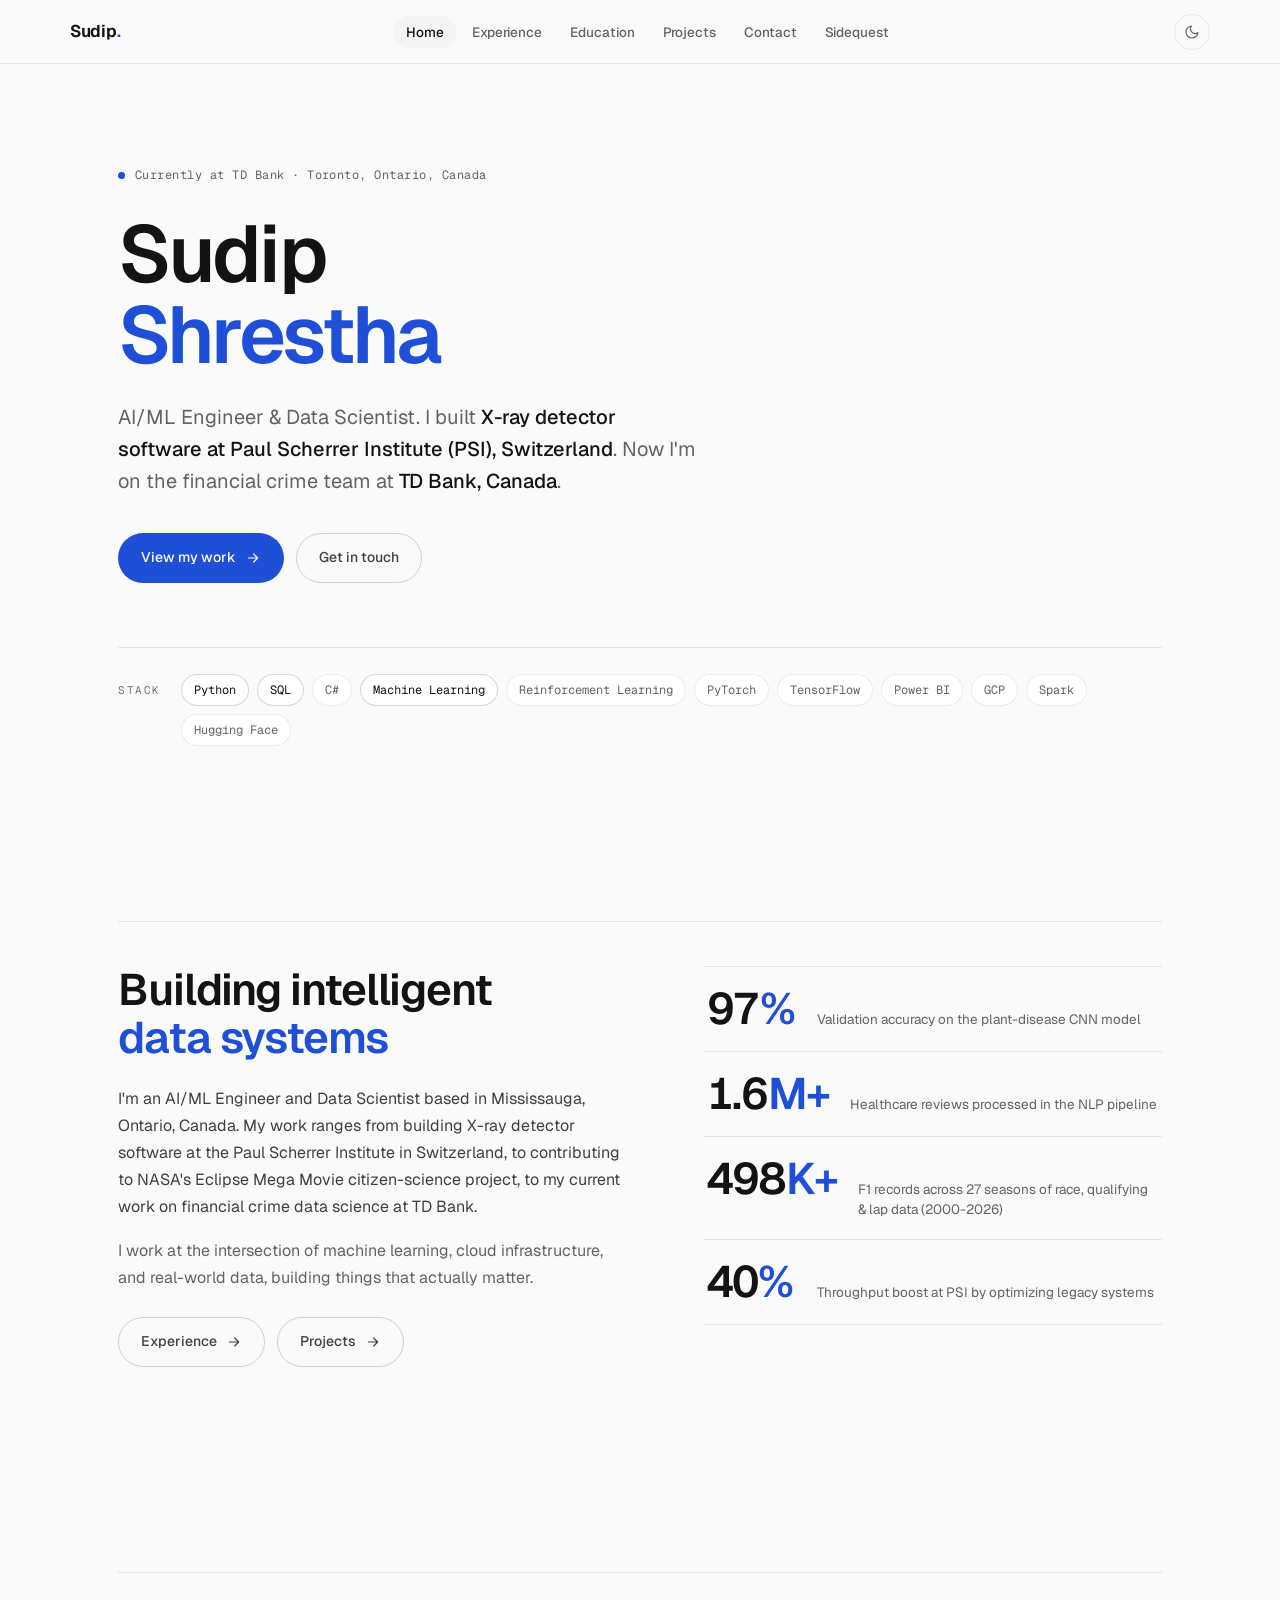
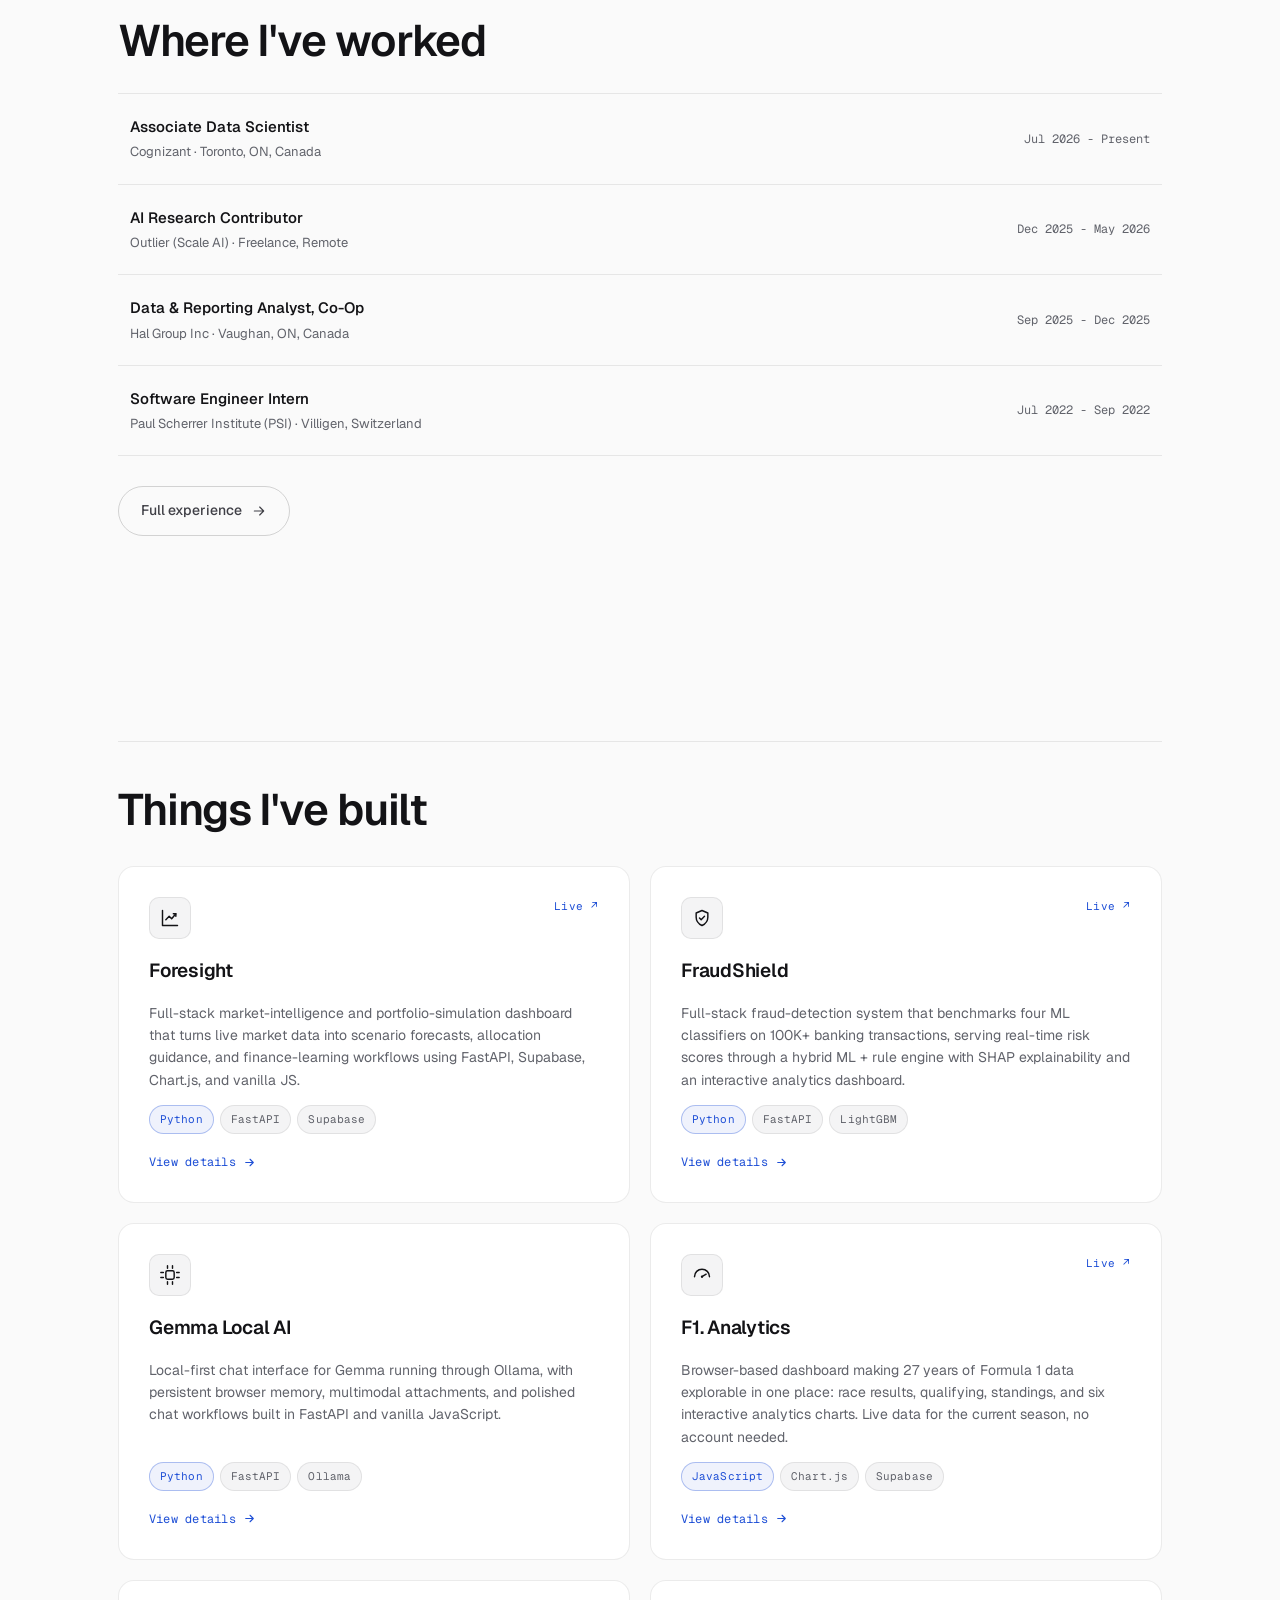
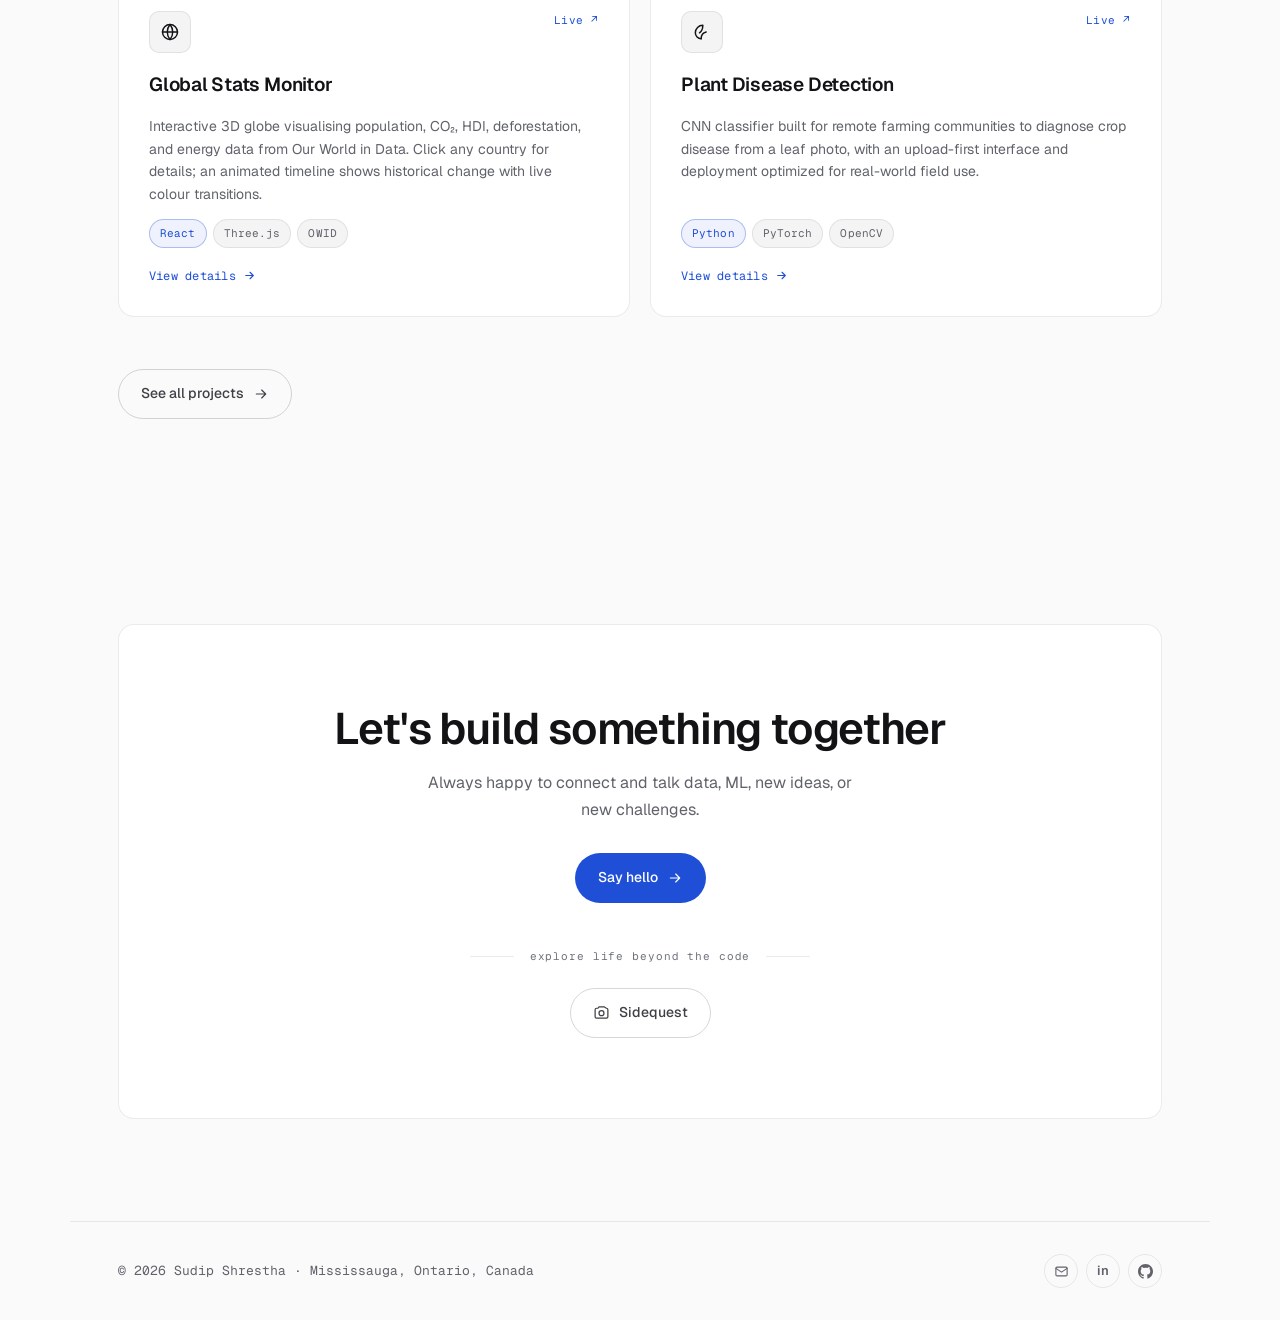
<file: index.html>
<!DOCTYPE html>
<html lang="en">
<head>
  <meta charset="UTF-8" />
  <meta name="viewport" content="width=device-width, initial-scale=1.0, viewport-fit=cover" />
  <title>Sudip Shrestha - Portfolio</title>
  <meta name="description" content="Sudip Shrestha - AI/ML Engineer &amp; Data Scientist based in Mississauga, Ontario. Built X-ray detector software at Paul Scherrer Institute, Switzerland, and now works on financial crime data science at TD Bank, Canada." />
  <meta name="keywords" content="Sudip Shrestha, Data Scientist, AI Engineer, Software Engineer, Machine Learning, Data Engineering, Data Science" />
  <meta name="robots" content="index,follow" />
  <meta name="author" content="Sudip Shrestha, sudip70" />
  <meta name="language" content="English" />
  <meta name="revisit-after" content="7 days" />
  <link rel="canonical" href="https://sudip70.github.io/" />
  <link rel="preconnect" href="https://fonts.googleapis.com" />
  <link rel="preconnect" href="https://fonts.gstatic.com" crossorigin />
  <link rel="stylesheet" href="https://fonts.googleapis.com/css2?family=Geist:wght@400;500;600;700&family=Geist+Mono:wght@400;500&display=swap" />

  <!-- Social Media Meta Tags -->
  <meta property="og:title" content="Sudip Shrestha - Portfolio" />
  <meta property="og:description" content="Sudip Shrestha - AI/ML Engineer &amp; Data Scientist based in Mississauga, Ontario. Built X-ray detector software at Paul Scherrer Institute, Switzerland, and now works on financial crime data science at TD Bank, Canada." />
  <meta property="og:image" content="https://sudip70.github.io/thumbnail.png" />
  <meta property="og:image:width" content="1280" />
  <meta property="og:image:height" content="652" />
  <meta property="og:image:type" content="image/png" />
  <meta property="og:image:alt" content="Sudip Shrestha portfolio preview" />
  <meta property="og:url" content="https://sudip70.github.io/" />
  <meta property="og:type" content="website" />
  <meta name="twitter:card" content="summary_large_image" />
  <meta name="twitter:title" content="Sudip Shrestha - Portfolio" />
  <meta name="twitter:description" content="Sudip Shrestha - AI/ML Engineer &amp; Data Scientist based in Mississauga, Ontario. Built X-ray detector software at Paul Scherrer Institute, Switzerland, and now works on financial crime data science at TD Bank, Canada." />
  <meta name="twitter:image" content="https://sudip70.github.io/thumbnail.png" />
  <meta name="twitter:image:alt" content="Sudip Shrestha portfolio preview" />

  <meta name="mobile-web-app-title" content="Sudip Shrestha - Portfolio" />
  <meta name="mobile-web-app-capable" content="yes" />

  <link rel="icon" type="image/svg+xml" href="images/logo.svg" />
  <link rel="stylesheet" href="style.css" />
  <script src="theme.js"></script>
  <script defer src="https://cloud.umami.is/script.js" data-website-id="39a871e4-0554-4159-bb8d-2d2ced68bd07"></script>
</head>
<body>
  <div class="nav-drawer-backdrop" id="nav-backdrop" onclick="closeDrawer()" aria-hidden="true" hidden></div>
  <div class="nav-drawer" id="nav-drawer" aria-hidden="true" hidden>
    <div class="nav-drawer-close"><span>Navigation</span></div>
    <ul class="nav-drawer-links">
      <li><a href="index.html" class="active">Home</a></li>
      <li><a href="experience.html">Experience</a></li>
      <li><a href="education.html">Education</a></li>
      <li><a href="projects.html">Projects</a></li>
      <li><a href="contact.html">Contact</a></li>
      <li><a href="sidequest.html">Sidequest</a></li>
    </ul>
  </div>

  <nav>
    <div class="nav-inner">
      <a class="nav-logo" href="index.html">
        Sudip<span>.</span>
      </a>
      <ul class="nav-links">
        <li><a href="index.html" class="active">Home</a></li>
        <li><a href="experience.html">Experience</a></li>
        <li><a href="education.html">Education</a></li>
        <li><a href="projects.html">Projects</a></li>
        <li><a href="contact.html">Contact</a></li>
        <li><a href="sidequest.html">Sidequest</a></li>
      </ul>
      <div class="nav-actions">
        <button class="theme-toggle" id="theme-toggle" onclick="toggleTheme()" aria-label="Toggle theme"></button>
        <button class="nav-menu-btn" id="nav-menu-btn" type="button" onclick="toggleDrawer()" aria-label="Toggle menu" aria-controls="nav-drawer" aria-expanded="false">
          <span class="hamburger"></span>
        </button>
      </div>
    </div>
  </nav>

  <div class="page">

    <!-- ── HERO ── -->
    <header class="hero">
      <div class="hero-eyebrow fade-up d1">
        <span class="status-dot"></span>
        <span>Currently at TD Bank &middot; Toronto, Ontario, Canada</span>
      </div>
      <h1 class="fade-up d2"><span class="line">Sudip</span><span class="line"><em>Shrestha</em></span></h1>
      <p class="hero-sub fade-up d3">
        AI/ML Engineer &amp; Data Scientist. I built
        <strong>X-ray detector software at Paul Scherrer Institute (PSI), Switzerland</strong>.
        Now I'm on the financial crime team at <strong>TD Bank, Canada</strong>.
      </p>
      <div class="hero-cta fade-up d4">
        <a class="btn btn-primary magnetic" href="projects.html">View my work <svg class="arr" viewBox="0 0 24 24" fill="none" stroke="currentColor" stroke-width="1.75" stroke-linecap="round" stroke-linejoin="round"><path d="M5 12h14M13 6l6 6-6 6"/></svg></a>
        <a class="btn btn-outline" href="contact.html">Get in touch</a>
      </div>
      <div class="skills-strip fade-up d5">
        <span class="skills-lead">Stack</span>
        <div class="skills-chips">
          <span class="sk on">Python</span>
          <span class="sk on">SQL</span>
          <span class="sk">C#</span>
          <span class="sk on">Machine Learning</span>
          <span class="sk">Reinforcement Learning</span>
          <span class="sk">PyTorch</span>
          <span class="sk">TensorFlow</span>
          <span class="sk">Power BI</span>
          <span class="sk">GCP</span>
          <span class="sk">Spark</span>
          <span class="sk">Hugging Face</span>
        </div>
      </div>
    </header>

    <!-- ── ABOUT ── -->
    <section>
      <div class="sec-head fade-up"></div>
      <div class="about-split">
        <div class="about-left fade-up">
          <h2>Building intelligent<br /><em>data systems</em></h2>
          <p class="about-intro">I'm an AI/ML Engineer and Data Scientist based in Mississauga, Ontario, Canada. My work ranges from building X-ray detector software at the Paul Scherrer Institute in Switzerland, to contributing to NASA's Eclipse Mega Movie citizen-science project, to my current work on financial crime data science at TD Bank.</p>
          <p>I work at the intersection of machine learning, cloud infrastructure, and real-world data, building things that actually matter.</p>
          <div class="about-actions">
            <a class="btn btn-outline" href="experience.html">Experience <svg class="arr" viewBox="0 0 24 24" fill="none" stroke="currentColor" stroke-width="1.75" stroke-linecap="round" stroke-linejoin="round"><path d="M5 12h14M13 6l6 6-6 6"/></svg></a>
            <a class="btn btn-outline" href="projects.html">Projects <svg class="arr" viewBox="0 0 24 24" fill="none" stroke="currentColor" stroke-width="1.75" stroke-linecap="round" stroke-linejoin="round"><path d="M5 12h14M13 6l6 6-6 6"/></svg></a>
          </div>
        </div>
        <div class="about-right fade-up d2">
          <div class="stat-list">
            <div class="stat-row">
              <div class="stat-num"><span class="stat-val" data-count="97">0</span><span class="stat-suffix">%</span></div>
              <div class="stat-label">Validation accuracy on the plant-disease CNN model</div>
            </div>
            <div class="stat-row">
              <div class="stat-num"><span class="stat-val" data-count="1.6">0</span><span class="stat-suffix">M+</span></div>
              <div class="stat-label">Healthcare reviews processed in the NLP pipeline</div>
            </div>
            <div class="stat-row">
              <div class="stat-num"><span class="stat-val" data-count="500">0</span><span class="stat-suffix">K+</span></div>
              <div class="stat-label">F1 records across 27 seasons of race, qualifying &amp; lap data (2000-2026)</div>
            </div>
            <div class="stat-row">
              <div class="stat-num"><span class="stat-val" data-count="40">0</span><span class="stat-suffix">%</span></div>
              <div class="stat-label">Throughput boost at PSI by optimizing legacy systems</div>
            </div>
          </div>
        </div>
      </div>
    </section>

    <!-- ── CAREER ── -->
    <section>
      <div class="sec-head fade-up"></div>
      <h2 class="fade-up" style="margin-bottom:8px">Where I've worked</h2>
      <div class="lane-list fade-up d2" style="margin-top:28px">
        <a class="lane" href="experience.html">
          <span><span class="lane-role">Associate Data Scientist</span><span class="lane-org">Cognizant &middot; Toronto, ON, Canada</span></span>
          <span class="lane-date">Jul 2026 - Present</span>
        </a>
        <a class="lane" href="experience.html">
          <span><span class="lane-role">AI Research Contributor</span><span class="lane-org">Outlier (Scale AI) &middot; Freelance, Remote</span></span>
          <span class="lane-date">Dec 2025 - May 2026</span>
        </a>
        <a class="lane" href="experience.html">
          <span><span class="lane-role">Data &amp; Reporting Analyst, Co-Op</span><span class="lane-org">Hal Group Inc &middot; Vaughan, ON, Canada</span></span>
          <span class="lane-date">Sep 2025 - Dec 2025</span>
        </a>
        <a class="lane" href="experience.html">
          <span><span class="lane-role">Software Engineer Intern</span><span class="lane-org">Paul Scherrer Institute (PSI) &middot; Villigen, Switzerland</span></span>
          <span class="lane-date">Jul 2022 - Sep 2022</span>
        </a>
      </div>
      <div class="lane-more fade-up">
        <a class="btn btn-outline" href="experience.html">Full experience <svg class="arr" viewBox="0 0 24 24" fill="none" stroke="currentColor" stroke-width="1.75" stroke-linecap="round" stroke-linejoin="round"><path d="M5 12h14M13 6l6 6-6 6"/></svg></a>
      </div>
    </section>

    <!-- ── FEATURED WORK ── -->
    <section>
      <div class="sec-head fade-up"></div>
      <h2 class="fade-up" style="margin-bottom:8px">Things I've built</h2>
      <div class="project-grid" style="margin-top:32px">

        <div class="proj-card spotlight fade-up d1">
          <div class="proj-head">
            <span class="icon-box"><svg viewBox="0 0 24 24" fill="none" stroke="currentColor" stroke-width="1.75" stroke-linecap="round" stroke-linejoin="round"><path d="M3 3v18h18"/><path d="M7 14l4-4 3 3 5-6"/><path d="M19 7h-3M19 7v3"/></svg></span>
            <a href="https://sudip70.github.io/foresight/" target="_blank" rel="noopener" class="proj-no" title="Live site" style="text-decoration:none">Live &#8599;</a>
          </div>
          <h3>Foresight</h3>
          <p>Full-stack market-intelligence and portfolio-simulation dashboard that turns live market data into scenario forecasts, allocation guidance, and finance-learning workflows using FastAPI, Supabase, Chart.js, and vanilla JS.</p>
          <div class="proj-tags"><span class="tag accent">Python</span><span class="tag">FastAPI</span><span class="tag">Supabase</span></div>
          <a class="proj-link" href="projects.html#foresight">View details <svg viewBox="0 0 24 24" fill="none" stroke="currentColor" stroke-width="2" stroke-linecap="round" stroke-linejoin="round"><path d="M5 12h14M13 6l6 6-6 6"/></svg></a>
        </div>

        <div class="proj-card spotlight fade-up d2">
          <div class="proj-head">
            <span class="icon-box"><svg viewBox="0 0 24 24" fill="none" stroke="currentColor" stroke-width="1.75" stroke-linecap="round" stroke-linejoin="round"><path d="M12 3l7 3v5c0 4.5-3 8-7 10-4-2-7-5.5-7-10V6l7-3z"/><path d="M9 12l2 2 4-4"/></svg></span>
            <a href="https://sudip70.github.io/fraudshield/" target="_blank" rel="noopener" class="proj-no" title="Live site" style="text-decoration:none">Live &#8599;</a>
          </div>
          <h3>FraudShield</h3>
          <p>Full-stack fraud-detection system that benchmarks four ML classifiers on 100K+ banking transactions, serving real-time risk scores through a hybrid ML + rule engine with SHAP explainability and an interactive analytics dashboard.</p>
          <div class="proj-tags"><span class="tag accent">Python</span><span class="tag">FastAPI</span><span class="tag">LightGBM</span></div>
          <a class="proj-link" href="projects.html#fraudshield">View details <svg viewBox="0 0 24 24" fill="none" stroke="currentColor" stroke-width="2" stroke-linecap="round" stroke-linejoin="round"><path d="M5 12h14M13 6l6 6-6 6"/></svg></a>
        </div>

        <div class="proj-card spotlight fade-up d3">
          <div class="proj-head">
            <span class="icon-box"><svg viewBox="0 0 24 24" fill="none" stroke="currentColor" stroke-width="1.75" stroke-linecap="round" stroke-linejoin="round"><rect x="7" y="7" width="10" height="10" rx="2"/><path d="M9 1v3M15 1v3M9 20v3M15 20v3M1 9h3M1 15h3M20 9h3M20 15h3"/></svg></span>
          </div>
          <h3>Gemma Local AI</h3>
          <p>Local-first chat interface for Gemma running through Ollama, with persistent browser memory, multimodal attachments, and polished chat workflows built in FastAPI and vanilla JavaScript.</p>
          <div class="proj-tags"><span class="tag accent">Python</span><span class="tag">FastAPI</span><span class="tag">Ollama</span></div>
          <a class="proj-link" href="projects.html#gemma-local-ai">View details <svg viewBox="0 0 24 24" fill="none" stroke="currentColor" stroke-width="2" stroke-linecap="round" stroke-linejoin="round"><path d="M5 12h14M13 6l6 6-6 6"/></svg></a>
        </div>

        <div class="proj-card spotlight fade-up d4">
          <div class="proj-head">
            <span class="icon-box"><svg viewBox="0 0 24 24" fill="none" stroke="currentColor" stroke-width="1.75" stroke-linecap="round" stroke-linejoin="round"><path d="M3 14a9 9 0 0 1 18 0"/><path d="M12 14l5-3"/><circle cx="12" cy="14" r="1.4" fill="currentColor" stroke="none"/></svg></span>
            <a href="https://sudip70.github.io/f1/" target="_blank" rel="noopener" class="proj-no" title="Live site" style="text-decoration:none">Live &#8599;</a>
          </div>
          <h3>F1. Analytics</h3>
          <p>Browser-based dashboard making 27 years of Formula 1 data explorable in one place: race results, qualifying, standings, and six interactive analytics charts. Live data for the current season, no account needed.</p>
          <div class="proj-tags"><span class="tag accent">JavaScript</span><span class="tag">Chart.js</span><span class="tag">Supabase</span></div>
          <a class="proj-link" href="projects.html#f1-analytics">View details <svg viewBox="0 0 24 24" fill="none" stroke="currentColor" stroke-width="2" stroke-linecap="round" stroke-linejoin="round"><path d="M5 12h14M13 6l6 6-6 6"/></svg></a>
        </div>

        <div class="proj-card spotlight fade-up d5">
          <div class="proj-head">
            <span class="icon-box"><svg viewBox="0 0 24 24" fill="none" stroke="currentColor" stroke-width="1.75" stroke-linecap="round" stroke-linejoin="round"><circle cx="12" cy="12" r="9"/><path d="M3 12h18"/><path d="M12 3a14 14 0 0 1 0 18 14 14 0 0 1 0-18z"/></svg></span>
            <a href="https://sudip70.github.io/stats/" target="_blank" rel="noopener" class="proj-no" title="Live site" style="text-decoration:none">Live &#8599;</a>
          </div>
          <h3>Global Stats Monitor</h3>
          <p>Interactive 3D globe visualising population, CO&#8322;, HDI, deforestation, and energy data from Our World in Data. Click any country for details; an animated timeline shows historical change with live colour transitions.</p>
          <div class="proj-tags"><span class="tag accent">React</span><span class="tag">Three.js</span><span class="tag">OWID</span></div>
          <a class="proj-link" href="projects.html#global-stats-monitor">View details <svg viewBox="0 0 24 24" fill="none" stroke="currentColor" stroke-width="2" stroke-linecap="round" stroke-linejoin="round"><path d="M5 12h14M13 6l6 6-6 6"/></svg></a>
        </div>

        <div class="proj-card spotlight fade-up d6">
          <div class="proj-head">
            <span class="icon-box"><svg viewBox="0 0 24 24" fill="none" stroke="currentColor" stroke-width="1.75" stroke-linecap="round" stroke-linejoin="round"><path d="M11 20A7 7 0 0 1 4 13c0-5 4-9 9-9 0 4-1 7-4 9"/><path d="M11 20c0-4 2-7 6-8"/></svg></span>
            <a href="https://sudip70.github.io/farmai/" target="_blank" rel="noopener" class="proj-no" title="Live site" style="text-decoration:none">Live &#8599;</a>
          </div>
          <h3>Plant Disease Detection</h3>
          <p>CNN classifier built for remote farming communities to diagnose crop disease from a leaf photo, with an upload-first interface and deployment optimized for real-world field use.</p>
          <div class="proj-tags"><span class="tag accent">Python</span><span class="tag">PyTorch</span><span class="tag">OpenCV</span></div>
          <a class="proj-link" href="projects.html#plant-disease-detection">View details <svg viewBox="0 0 24 24" fill="none" stroke="currentColor" stroke-width="2" stroke-linecap="round" stroke-linejoin="round"><path d="M5 12h14M13 6l6 6-6 6"/></svg></a>
        </div>

      </div>
      <div class="projects-more fade-up"><a class="btn btn-outline" href="projects.html">See all projects <svg class="arr" viewBox="0 0 24 24" fill="none" stroke="currentColor" stroke-width="1.75" stroke-linecap="round" stroke-linejoin="round"><path d="M5 12h14M13 6l6 6-6 6"/></svg></a></div>
    </section>

    <!-- ── CTA ── -->
    <section class="cta-section">
      <div class="cta-inner fade-up">
        <h2>Let's build something together</h2>
        <p class="cta-desc">Always happy to connect and talk data, ML, new ideas, or new challenges.</p>
        <a class="btn btn-primary magnetic" href="contact.html">Say hello <svg class="arr" viewBox="0 0 24 24" fill="none" stroke="currentColor" stroke-width="1.75" stroke-linecap="round" stroke-linejoin="round"><path d="M5 12h14M13 6l6 6-6 6"/></svg></a>
        <div class="sidequest-divider"><span>explore life beyond the code</span></div>
        <div class="sidequest-btn">
          <a class="btn btn-outline" href="sidequest.html"><svg viewBox="0 0 24 24" fill="none" stroke="currentColor" stroke-width="1.75" stroke-linecap="round" stroke-linejoin="round"><path d="M3 8a2 2 0 0 1 2-2h2l1.5-2h7L19 6h0a2 2 0 0 1 2 2v10a2 2 0 0 1-2 2H5a2 2 0 0 1-2-2z"/><circle cx="12" cy="13" r="3.5"/></svg> Sidequest</a>
        </div>
      </div>
    </section>

    <footer>
      <span>&copy; 2026 Sudip Shrestha &middot; Mississauga, Ontario, Canada</span>
      <div class="footer-links">
        <a class="footer-link" href="mailto:sudipshrestha.ca@gmail.com" aria-label="Email">
          <svg viewBox="0 0 24 24" fill="none" stroke="currentColor" stroke-width="1.75" stroke-linecap="round" stroke-linejoin="round"><rect x="3" y="5" width="18" height="14" rx="2"/><path d="m3 7 9 6 9-6"/></svg>
        </a>
        <a class="footer-link" href="https://www.linkedin.com/in/sudipshrestha-58/" target="_blank" rel="noopener" aria-label="LinkedIn">in</a>
        <a class="footer-link" href="https://github.com/sudip70" target="_blank" rel="noopener" aria-label="GitHub">
          <svg viewBox="0 0 24 24" fill="currentColor"><path d="M12 0C5.374 0 0 5.373 0 12c0 5.302 3.438 9.8 8.207 11.387.599.111.793-.261.793-.577v-2.234c-3.338.726-4.033-1.416-4.033-1.416-.546-1.387-1.333-1.756-1.333-1.756-1.089-.745.083-.729.083-.729 1.205.084 1.839 1.237 1.839 1.237 1.07 1.834 2.807 1.304 3.492.997.107-.775.418-1.305.762-1.604-2.665-.305-5.467-1.334-5.467-5.931 0-1.311.469-2.381 1.236-3.221-.124-.303-.535-1.524.117-3.176 0 0 1.008-.322 3.301 1.23A11.509 11.509 0 0 1 12 5.803c1.02.005 2.047.138 3.006.404 2.291-1.552 3.297-1.23 3.297-1.23.653 1.653.242 2.874.118 3.176.77.84 1.235 1.911 1.235 3.221 0 4.609-2.807 5.624-5.479 5.921.43.372.823 1.102.823 2.222v3.293c0 .319.192.694.801.576C20.566 21.797 24 17.3 24 12c0-6.627-5.373-12-12-12z"/></svg>
        </a>
      </div>
    </footer>
  </div>
</body>
</html>
</file>
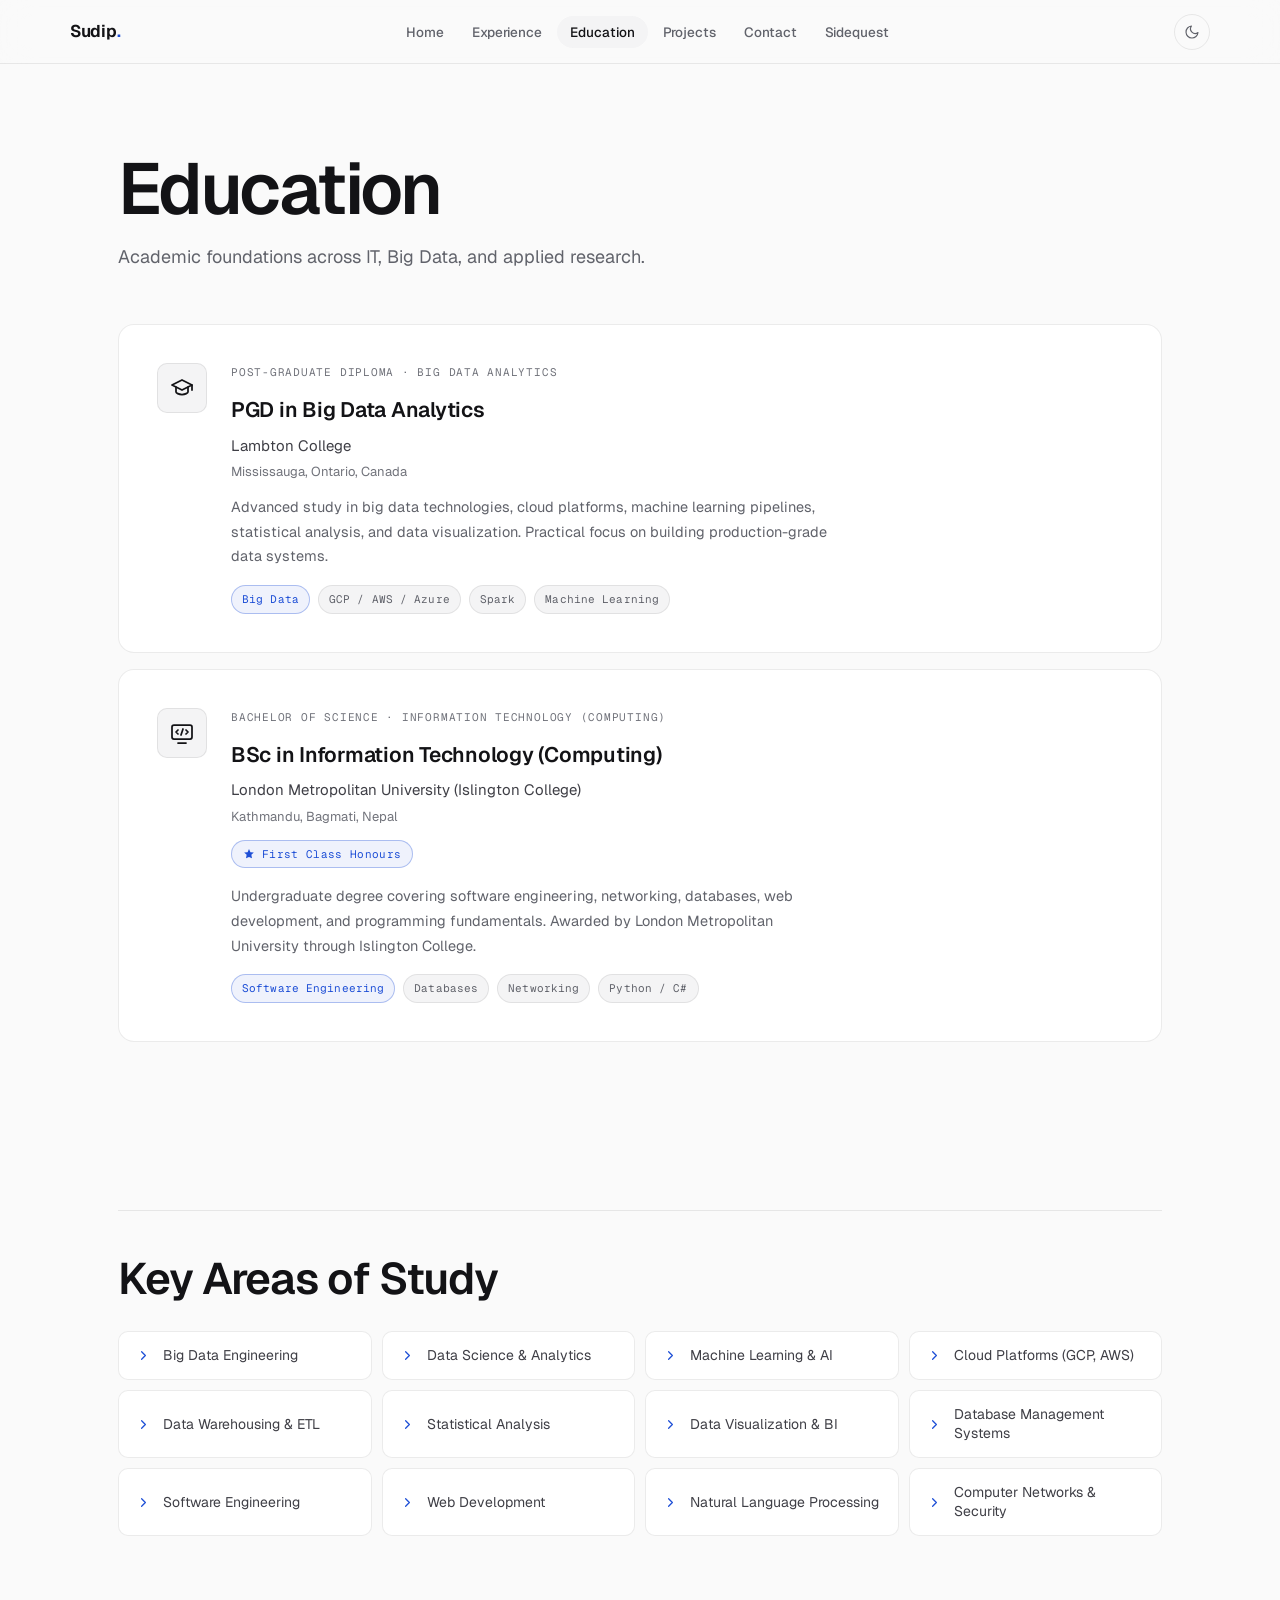
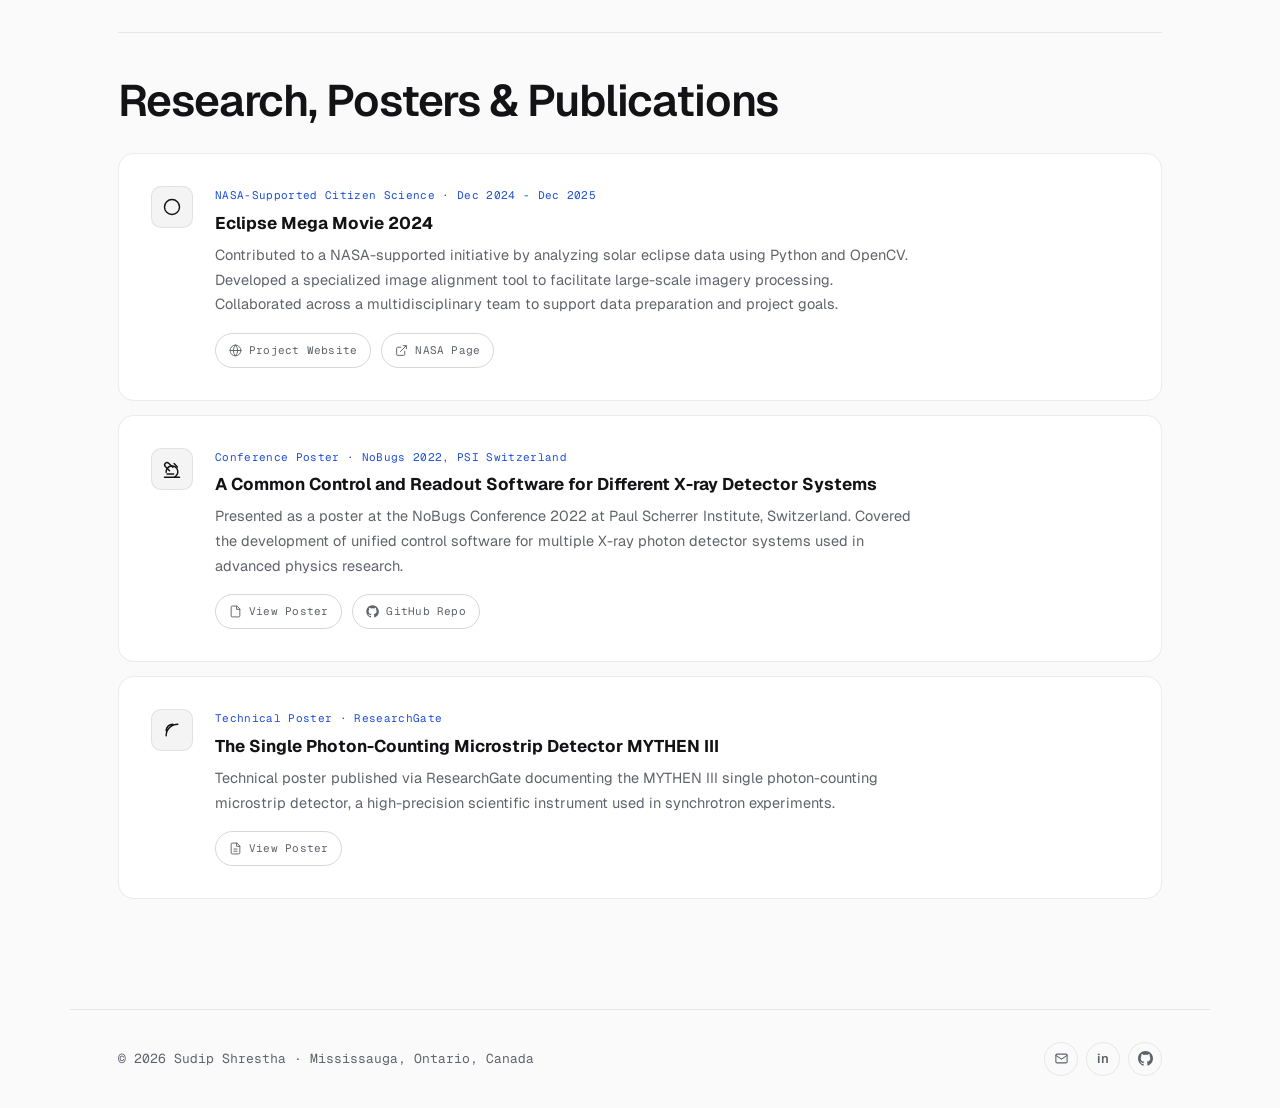
<file: education.html>
<!DOCTYPE html>
<html lang="en">
<head>
  <meta charset="UTF-8" />
  <meta name="viewport" content="width=device-width, initial-scale=1.0, viewport-fit=cover" />
  <title>Education - Sudip Shrestha</title>
  <meta name="description" content="Sudip Shrestha's academic background - PGD in Big Data Analytics at Lambton College and BSc IT (First Class Honours) from London Metropolitan University." />
  <link rel="canonical" href="https://sudip70.github.io/education.html" />
  <link rel="preconnect" href="https://fonts.googleapis.com" />
  <link rel="preconnect" href="https://fonts.gstatic.com" crossorigin />
  <link rel="stylesheet" href="https://fonts.googleapis.com/css2?family=Geist:wght@400;500;600;700&family=Geist+Mono:wght@400;500&display=swap" />
  <link rel="icon" type="image/svg+xml" href="images/logo.svg" />
  <link rel="stylesheet" href="style.css" />
  <script src="theme.js"></script>
  <script defer src="https://cloud.umami.is/script.js" data-website-id="39a871e4-0554-4159-bb8d-2d2ced68bd07"></script>
</head>
<body>
  <div class="nav-drawer-backdrop" id="nav-backdrop" onclick="closeDrawer()" aria-hidden="true" hidden></div>
  <div class="nav-drawer" id="nav-drawer" aria-hidden="true" hidden>
    <div class="nav-drawer-close"><span>Navigation</span></div>
    <ul class="nav-drawer-links">
      <li><a href="index.html">Home</a></li>
      <li><a href="experience.html">Experience</a></li>
      <li><a href="education.html" class="active">Education</a></li>
      <li><a href="projects.html">Projects</a></li>
      <li><a href="contact.html">Contact</a></li>
      <li><a href="sidequest.html">Sidequest</a></li>
    </ul>
  </div>

  <nav>
    <div class="nav-inner">
      <a class="nav-logo" href="index.html">
        Sudip<span>.</span>
      </a>
      <ul class="nav-links">
        <li><a href="index.html">Home</a></li>
        <li><a href="experience.html">Experience</a></li>
        <li><a href="education.html" class="active">Education</a></li>
        <li><a href="projects.html">Projects</a></li>
        <li><a href="contact.html">Contact</a></li>
        <li><a href="sidequest.html">Sidequest</a></li>
      </ul>
      <div class="nav-actions">
        <button class="theme-toggle" id="theme-toggle" onclick="toggleTheme()" aria-label="Toggle theme"></button>
        <button class="nav-menu-btn" id="nav-menu-btn" type="button" onclick="toggleDrawer()" aria-label="Toggle menu" aria-controls="nav-drawer" aria-expanded="false">
          <span class="hamburger"></span>
        </button>
      </div>
    </div>
  </nav>

  <div class="page">
    <div class="page-header">
      <h1 class="fade-up d2">Education</h1>
      <p class="page-subtitle fade-up d3">Academic foundations across IT, Big Data, and applied research.</p>
    </div>

    <!-- DEGREES -->
    <div class="edu-section">
      <div class="edu-grid">

        <div class="edu-card fade-up d1">
          <span class="icon-box lg"><svg viewBox="0 0 24 24" fill="none" stroke="currentColor" stroke-width="1.75" stroke-linecap="round" stroke-linejoin="round"><path d="M22 9 12 4 2 9l10 5 10-5z"/><path d="M6 11v5c0 1 2.7 2.5 6 2.5s6-1.5 6-2.5v-5"/><path d="M22 9v5"/></svg></span>
          <div>
            <div class="edu-meta">Post-Graduate Diploma &middot; Big Data Analytics</div>
            <h3>PGD in Big Data Analytics</h3>
            <div class="edu-school">Lambton College</div>
            <div class="edu-location">Mississauga, Ontario, Canada</div>
            <p>Advanced study in big data technologies, cloud platforms, machine learning pipelines, statistical analysis, and data visualization. Practical focus on building production-grade data systems.</p>
            <div class="edu-tag-row">
              <span class="tag accent">Big Data</span><span class="tag">GCP / AWS / Azure</span><span class="tag">Spark</span><span class="tag">Machine Learning</span>
            </div>
          </div>
        </div>

        <div class="edu-card fade-up d2">
          <span class="icon-box lg"><svg viewBox="0 0 24 24" fill="none" stroke="currentColor" stroke-width="1.75" stroke-linecap="round" stroke-linejoin="round"><rect x="2" y="4" width="20" height="14" rx="2"/><path d="m8 9-2 2 2 2M16 9l2 2-2 2M13 8l-2 6"/><path d="M8 22h8"/></svg></span>
          <div>
            <div class="edu-meta">Bachelor of Science &middot; Information Technology (Computing)</div>
            <h3>BSc in Information Technology (Computing)</h3>
            <div class="edu-school">London Metropolitan University (Islington College)</div>
            <div class="edu-location">Kathmandu, Bagmati, Nepal</div>
            <div class="edu-honours"><svg viewBox="0 0 24 24" fill="currentColor"><path d="m12 2 2.9 6.3 6.8.8-5 4.6 1.3 6.7L12 17.8 6 20.4l1.3-6.7-5-4.6 6.8-.8L12 2z"/></svg> First Class Honours</div>
            <p>Undergraduate degree covering software engineering, networking, databases, web development, and programming fundamentals. Awarded by London Metropolitan University through Islington College.</p>
            <div class="edu-tag-row">
              <span class="tag accent">Software Engineering</span><span class="tag">Databases</span><span class="tag">Networking</span><span class="tag">Python / C#</span>
            </div>
          </div>
        </div>

      </div>
    </div>

    <!-- COURSEWORK -->
    <div class="course-section">
      <div class="sec-head fade-up"></div>
      <h2 class="fade-up" style="margin-bottom:8px">Key Areas of Study</h2>
      <div class="course-grid fade-up d2" style="margin-top:28px">
        <div class="course-card"><svg viewBox="0 0 24 24" fill="none" stroke="currentColor" stroke-width="2" stroke-linecap="round" stroke-linejoin="round"><path d="m9 6 6 6-6 6"/></svg><span>Big Data Engineering</span></div>
        <div class="course-card"><svg viewBox="0 0 24 24" fill="none" stroke="currentColor" stroke-width="2" stroke-linecap="round" stroke-linejoin="round"><path d="m9 6 6 6-6 6"/></svg><span>Data Science &amp; Analytics</span></div>
        <div class="course-card"><svg viewBox="0 0 24 24" fill="none" stroke="currentColor" stroke-width="2" stroke-linecap="round" stroke-linejoin="round"><path d="m9 6 6 6-6 6"/></svg><span>Machine Learning &amp; AI</span></div>
        <div class="course-card"><svg viewBox="0 0 24 24" fill="none" stroke="currentColor" stroke-width="2" stroke-linecap="round" stroke-linejoin="round"><path d="m9 6 6 6-6 6"/></svg><span>Cloud Platforms (GCP, AWS)</span></div>
        <div class="course-card"><svg viewBox="0 0 24 24" fill="none" stroke="currentColor" stroke-width="2" stroke-linecap="round" stroke-linejoin="round"><path d="m9 6 6 6-6 6"/></svg><span>Data Warehousing &amp; ETL</span></div>
        <div class="course-card"><svg viewBox="0 0 24 24" fill="none" stroke="currentColor" stroke-width="2" stroke-linecap="round" stroke-linejoin="round"><path d="m9 6 6 6-6 6"/></svg><span>Statistical Analysis</span></div>
        <div class="course-card"><svg viewBox="0 0 24 24" fill="none" stroke="currentColor" stroke-width="2" stroke-linecap="round" stroke-linejoin="round"><path d="m9 6 6 6-6 6"/></svg><span>Data Visualization &amp; BI</span></div>
        <div class="course-card"><svg viewBox="0 0 24 24" fill="none" stroke="currentColor" stroke-width="2" stroke-linecap="round" stroke-linejoin="round"><path d="m9 6 6 6-6 6"/></svg><span>Database Management Systems</span></div>
        <div class="course-card"><svg viewBox="0 0 24 24" fill="none" stroke="currentColor" stroke-width="2" stroke-linecap="round" stroke-linejoin="round"><path d="m9 6 6 6-6 6"/></svg><span>Software Engineering</span></div>
        <div class="course-card"><svg viewBox="0 0 24 24" fill="none" stroke="currentColor" stroke-width="2" stroke-linecap="round" stroke-linejoin="round"><path d="m9 6 6 6-6 6"/></svg><span>Web Development</span></div>
        <div class="course-card"><svg viewBox="0 0 24 24" fill="none" stroke="currentColor" stroke-width="2" stroke-linecap="round" stroke-linejoin="round"><path d="m9 6 6 6-6 6"/></svg><span>Natural Language Processing</span></div>
        <div class="course-card"><svg viewBox="0 0 24 24" fill="none" stroke="currentColor" stroke-width="2" stroke-linecap="round" stroke-linejoin="round"><path d="m9 6 6 6-6 6"/></svg><span>Computer Networks &amp; Security</span></div>
      </div>
    </div>

    <!-- RESEARCH & PUBLICATIONS -->
    <div class="research-section">
      <div class="sec-head fade-up"></div>
      <h2 class="fade-up" style="margin-bottom:8px">Research, Posters &amp; Publications</h2>

      <div class="research-grid fade-up d2" style="margin-top:28px">

        <div class="research-card">
          <span class="icon-box"><svg viewBox="0 0 24 24" fill="none" stroke="currentColor" stroke-width="1.75" stroke-linecap="round" stroke-linejoin="round"><circle cx="12" cy="12" r="9"/><path d="M12 3a9 9 0 0 0 0 18 6.5 6.5 0 0 1 0-18z" fill="currentColor" stroke="none"/></svg></span>
          <div>
            <div class="research-venue">NASA-Supported Citizen Science &middot; Dec 2024 - Dec 2025</div>
            <h4>Eclipse Mega Movie 2024</h4>
            <p>Contributed to a NASA-supported initiative by analyzing solar eclipse data using Python and OpenCV. Developed a specialized image alignment tool to facilitate large-scale imagery processing. Collaborated across a multidisciplinary team to support data preparation and project goals.</p>
            <div class="pub-link-row">
              <a class="pub-link" href="https://eclipsemegamovie.org" target="_blank" rel="noopener">
                <svg viewBox="0 0 24 24" fill="none" stroke="currentColor" stroke-width="1.75" stroke-linecap="round" stroke-linejoin="round"><circle cx="12" cy="12" r="10"/><path d="M2 12h20M12 2a15.3 15.3 0 0 1 4 10 15.3 15.3 0 0 1-4 10 15.3 15.3 0 0 1-4-10 15.3 15.3 0 0 1 4-10z"/></svg>
                Project Website
              </a>
              <a class="pub-link" href="https://science.nasa.gov/citizen-science/eclipse-megamovie-2024/" target="_blank" rel="noopener">
                <svg viewBox="0 0 24 24" fill="none" stroke="currentColor" stroke-width="1.75" stroke-linecap="round" stroke-linejoin="round"><path d="M18 13v6a2 2 0 0 1-2 2H5a2 2 0 0 1-2-2V8a2 2 0 0 1 2-2h6"/><path d="M15 3h6v6M10 14 21 3"/></svg>
                NASA Page
              </a>
            </div>
          </div>
        </div>

        <div class="research-card">
          <span class="icon-box"><svg viewBox="0 0 24 24" fill="none" stroke="currentColor" stroke-width="1.75" stroke-linecap="round" stroke-linejoin="round"><path d="M6 18h8M3 22h18M14 22a7 7 0 1 0-9-6"/><path d="M9 14 4 9a2.83 2.83 0 0 1 4-4l5 5"/><path d="m14.5 5.5 4 4"/></svg></span>
          <div>
            <div class="research-venue">Conference Poster &middot; NoBugs 2022, PSI Switzerland</div>
            <h4>A Common Control and Readout Software for Different X-ray Detector Systems</h4>
            <p>Presented as a poster at the NoBugs Conference 2022 at Paul Scherrer Institute, Switzerland. Covered the development of unified control software for multiple X-ray photon detector systems used in advanced physics research.</p>
            <div class="pub-link-row">
              <a class="pub-link" href="https://indico.psi.ch/event/12738/contributions/38950/attachments/22724/40069/2022_NoBugs_Poster.pdf" target="_blank" rel="noopener" id="nobugs-link">
                <svg viewBox="0 0 24 24" fill="none" stroke="currentColor" stroke-width="1.75" stroke-linecap="round" stroke-linejoin="round"><path d="M14 2H6a2 2 0 0 0-2 2v16a2 2 0 0 0 2 2h12a2 2 0 0 0 2-2V8z"/><path d="M14 2v6h6"/></svg>
                View Poster
              </a>
              <a class="pub-link" href="https://github.com/slsdetectorgroup/pyctbgui" target="_blank" rel="noopener">
                <svg viewBox="0 0 24 24" fill="currentColor"><path d="M12 .5C5.7.5.5 5.7.5 12c0 5.1 3.3 9.4 7.9 10.9.6.1.8-.3.8-.6v-2c-3.2.7-3.9-1.5-3.9-1.5-.5-1.3-1.3-1.7-1.3-1.7-1.1-.7.1-.7.1-.7 1.2.1 1.8 1.2 1.8 1.2 1 1.8 2.7 1.3 3.4 1 .1-.8.4-1.3.7-1.6-2.6-.3-5.3-1.3-5.3-5.7 0-1.3.5-2.3 1.2-3.1-.1-.3-.5-1.5.1-3.1 0 0 1-.3 3.3 1.2a11.5 11.5 0 0 1 6 0C17.3 4.7 18.3 5 18.3 5c.6 1.6.2 2.8.1 3.1.8.8 1.2 1.8 1.2 3.1 0 4.4-2.7 5.4-5.3 5.7.4.4.8 1.1.8 2.2v3.3c0 .3.2.7.8.6 4.6-1.5 7.9-5.8 7.9-10.9C23.5 5.7 18.3.5 12 .5z"/></svg>
                GitHub Repo
              </a>
            </div>
          </div>
        </div>

        <div class="research-card">
          <span class="icon-box"><svg viewBox="0 0 24 24" fill="none" stroke="currentColor" stroke-width="1.75" stroke-linecap="round" stroke-linejoin="round"><path d="M5 19a14 14 0 0 1 14-14M5 13a8 8 0 0 1 8-8M5 19h.01"/></svg></span>
          <div>
            <div class="research-venue">Technical Poster &middot; ResearchGate</div>
            <h4>The Single Photon-Counting Microstrip Detector MYTHEN III</h4>
            <p>Technical poster published via ResearchGate documenting the MYTHEN III single photon-counting microstrip detector, a high-precision scientific instrument used in synchrotron experiments.</p>
            <div class="pub-link-row">
              <a class="pub-link" href="https://www.researchgate.net/publication/364308729_The_single_photon-counting_microstrip_detector_MYTHEN_III" target="_blank" rel="noopener" id="mythen-link">
                <svg viewBox="0 0 24 24" fill="none" stroke="currentColor" stroke-width="1.75" stroke-linecap="round" stroke-linejoin="round"><path d="M14 2H6a2 2 0 0 0-2 2v16a2 2 0 0 0 2 2h12a2 2 0 0 0 2-2V8z"/><path d="M14 2v6h6M9 13h6M9 17h6"/></svg>
                View Poster
              </a>
            </div>
          </div>
        </div>

      </div>
    </div>

    <footer>
      <span>&copy; 2026 Sudip Shrestha &middot; Mississauga, Ontario, Canada</span>
      <div class="footer-links">
        <a class="footer-link" href="mailto:sudipshrestha.ca@gmail.com" aria-label="Email">
          <svg viewBox="0 0 24 24" fill="none" stroke="currentColor" stroke-width="1.75" stroke-linecap="round" stroke-linejoin="round"><rect x="3" y="5" width="18" height="14" rx="2"/><path d="m3 7 9 6 9-6"/></svg>
        </a>
        <a class="footer-link" href="https://www.linkedin.com/in/sudipshrestha-58/" target="_blank" rel="noopener" aria-label="LinkedIn">in</a>
        <a class="footer-link" href="https://github.com/sudip70" target="_blank" rel="noopener" aria-label="GitHub">
          <svg viewBox="0 0 24 24" fill="currentColor"><path d="M12 0C5.374 0 0 5.373 0 12c0 5.302 3.438 9.8 8.207 11.387.599.111.793-.261.793-.577v-2.234c-3.338.726-4.033-1.416-4.033-1.416-.546-1.387-1.333-1.756-1.333-1.756-1.089-.745.083-.729.083-.729 1.205.084 1.839 1.237 1.839 1.237 1.07 1.834 2.807 1.304 3.492.997.107-.775.418-1.305.762-1.604-2.665-.305-5.467-1.334-5.467-5.931 0-1.311.469-2.381 1.236-3.221-.124-.303-.535-1.524.117-3.176 0 0 1.008-.322 3.301 1.23A11.509 11.509 0 0 1 12 5.803c1.02.005 2.047.138 3.006.404 2.291-1.552 3.297-1.23 3.297-1.23.653 1.653.242 2.874.118 3.176.77.84 1.235 1.911 1.235 3.221 0 4.609-2.807 5.624-5.479 5.921.43.372.823 1.102.823 2.222v3.293c0 .319.192.694.801.576C20.566 21.797 24 17.3 24 12c0-6.627-5.373-12-12-12z"/></svg>
        </a>
      </div>
    </footer>
  </div>
</body>
</html>
</file>
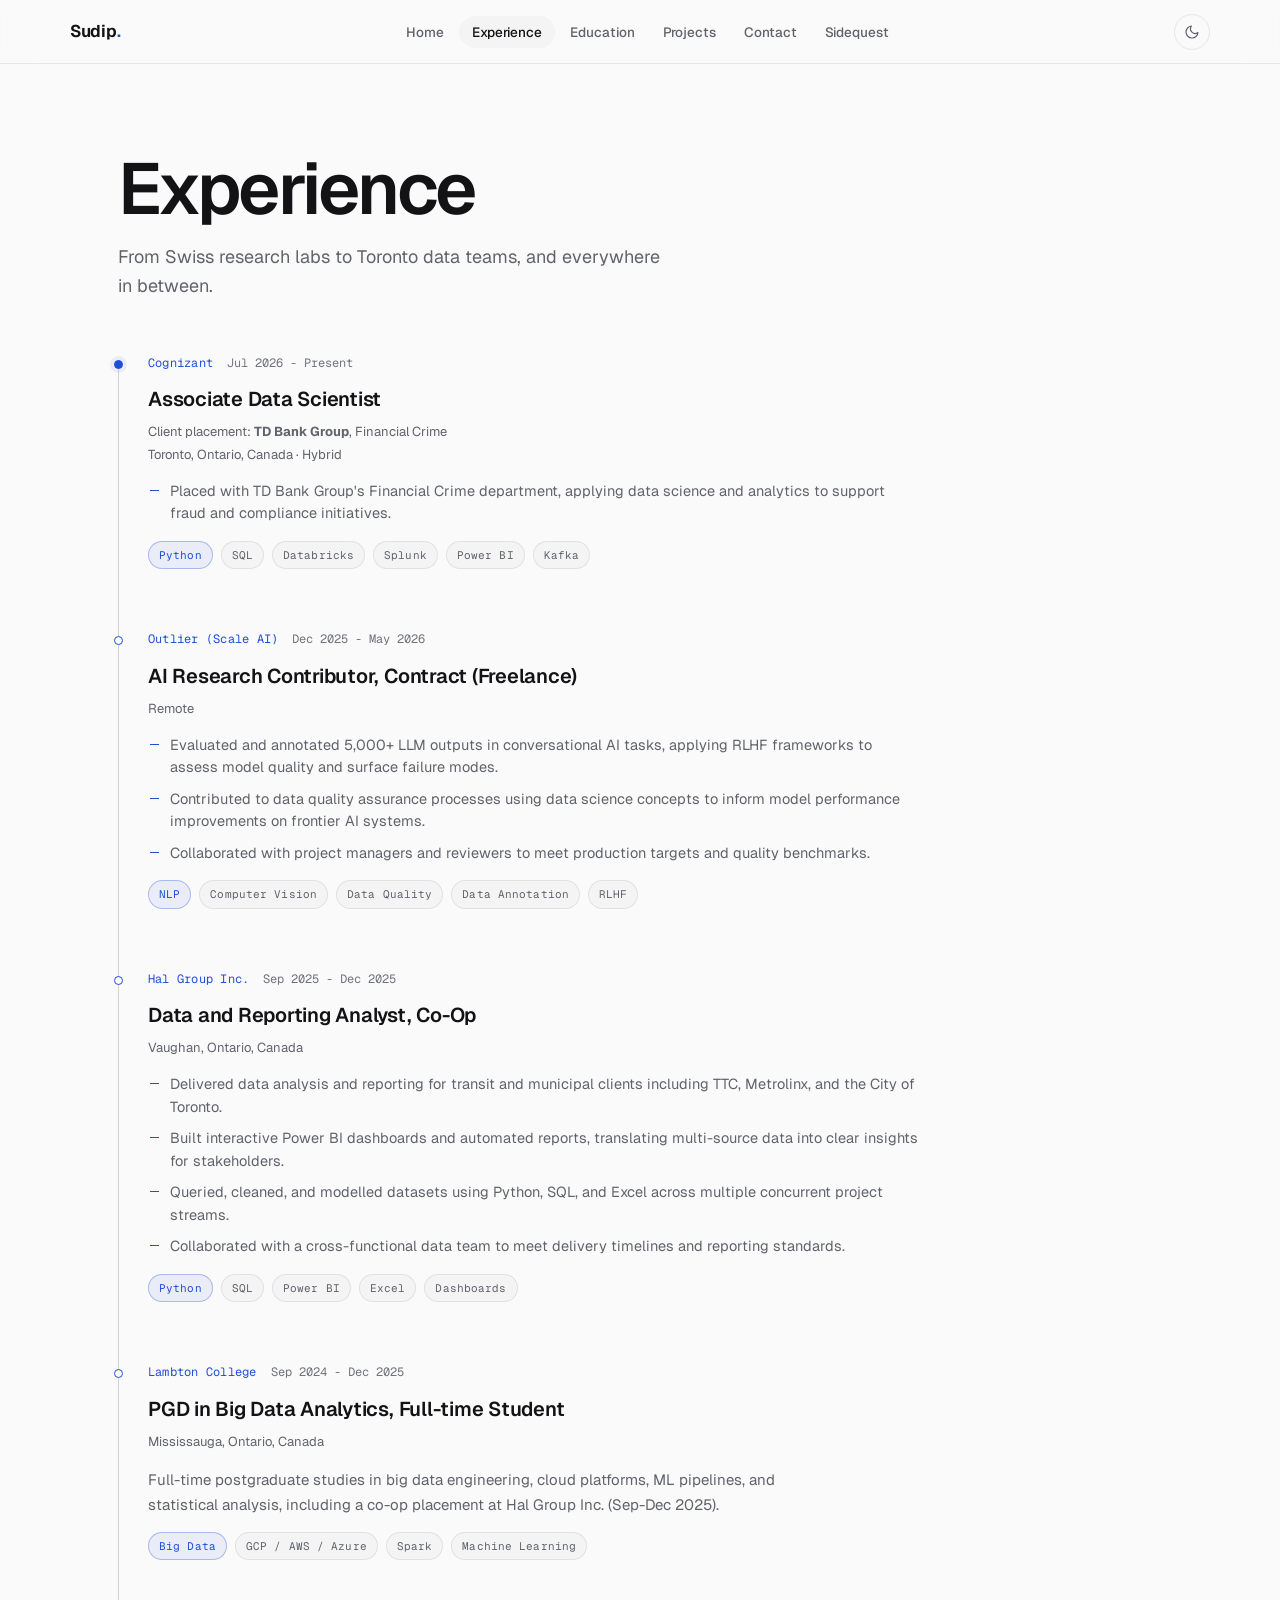
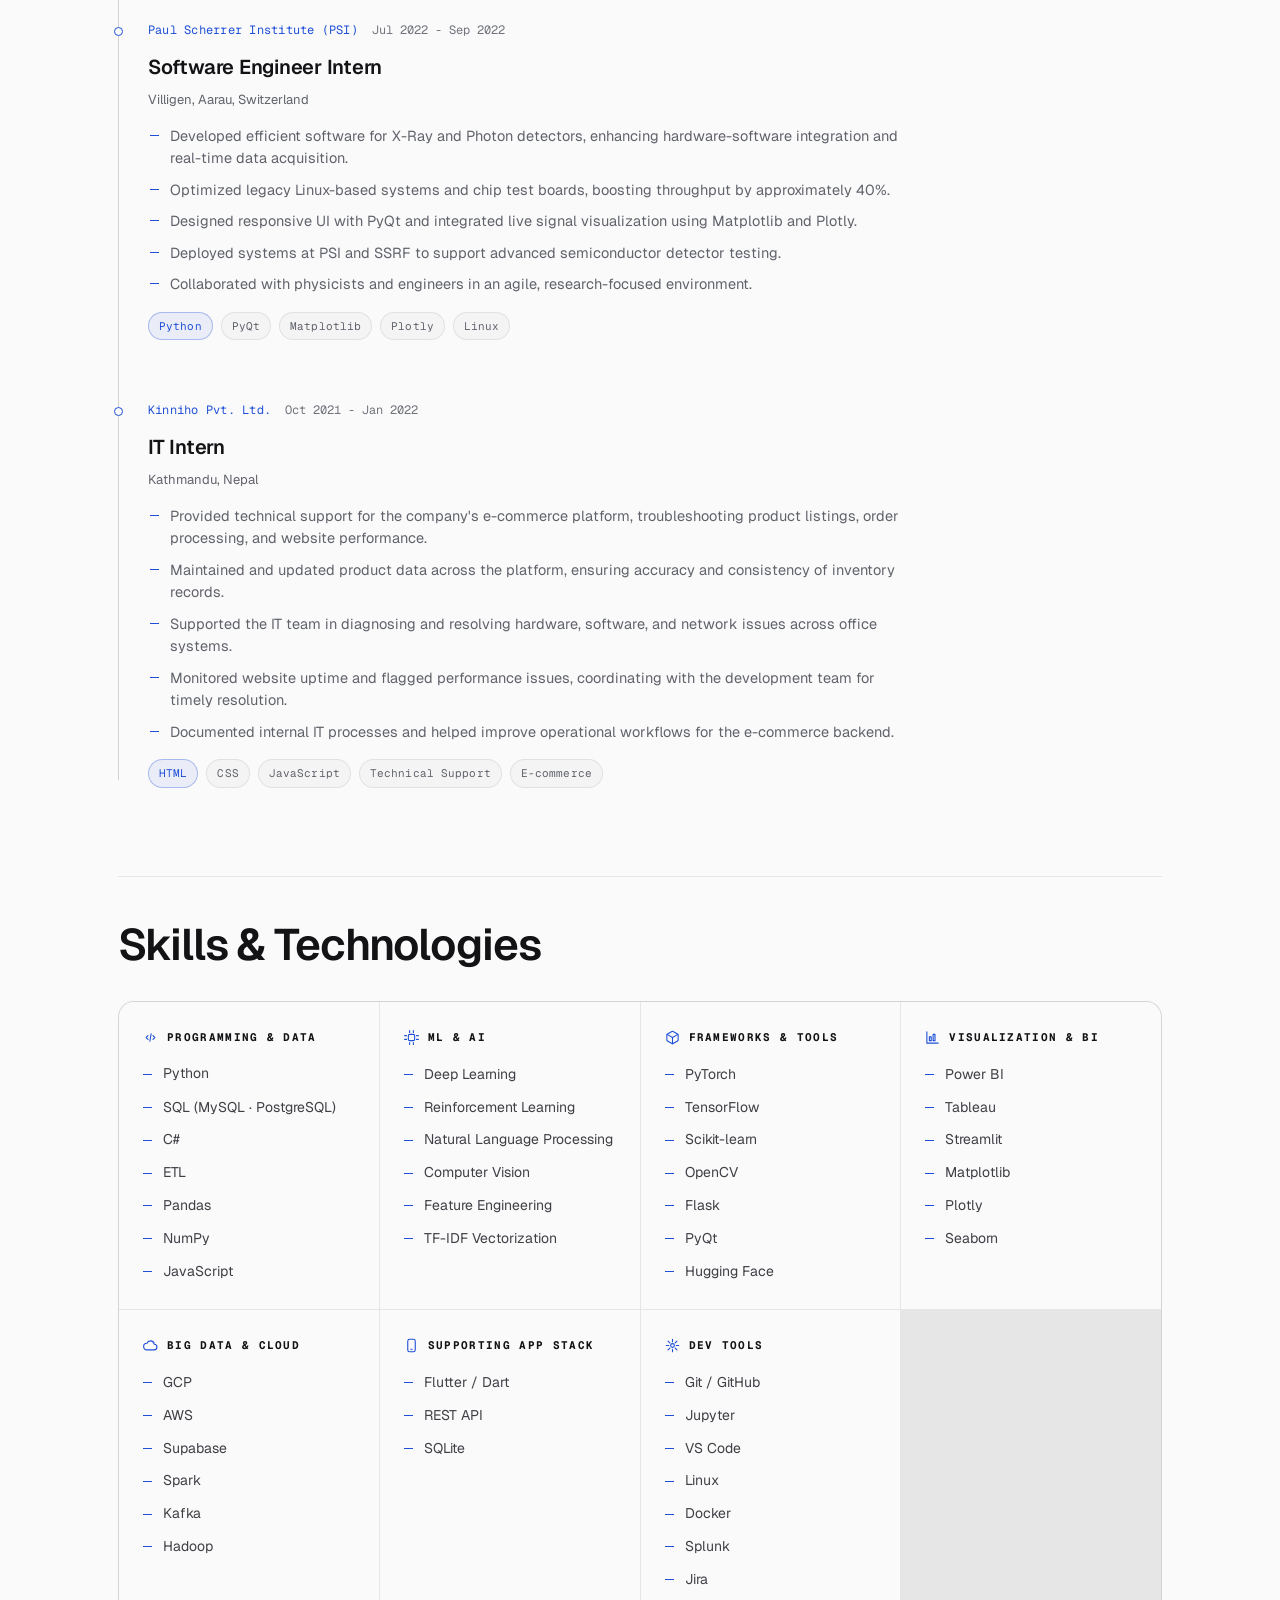
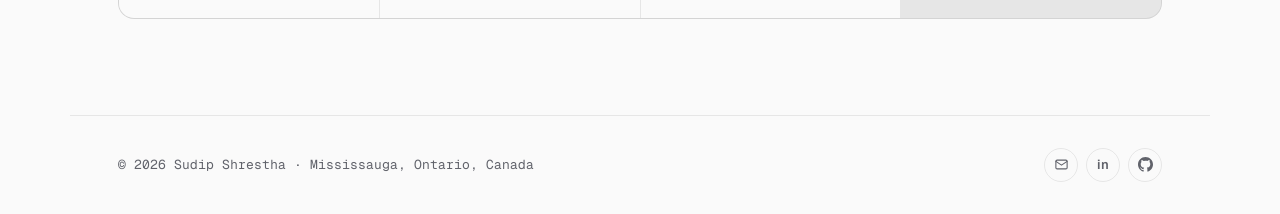
<file: experience.html>
<!DOCTYPE html>
<html lang="en">
<head>
  <meta charset="UTF-8" />
  <meta name="viewport" content="width=device-width, initial-scale=1.0, viewport-fit=cover" />
  <title>Experience - Sudip Shrestha</title>
  <meta name="description" content="Work experience of Sudip Shrestha - from Software Engineer Intern at Paul Scherrer Institute, Switzerland to Data Scientist and AI roles in Canada." />
  <link rel="canonical" href="https://sudip70.github.io/experience.html" />
  <link rel="preconnect" href="https://fonts.googleapis.com" />
  <link rel="preconnect" href="https://fonts.gstatic.com" crossorigin />
  <link rel="stylesheet" href="https://fonts.googleapis.com/css2?family=Geist:wght@400;500;600;700&family=Geist+Mono:wght@400;500&display=swap" />
  <link rel="icon" type="image/svg+xml" href="images/logo.svg" />
  <link rel="stylesheet" href="style.css" />
  <script src="theme.js"></script>
  <script defer src="https://cloud.umami.is/script.js" data-website-id="39a871e4-0554-4159-bb8d-2d2ced68bd07"></script>
</head>
<body>
  <div class="nav-drawer-backdrop" id="nav-backdrop" onclick="closeDrawer()" aria-hidden="true" hidden></div>
  <div class="nav-drawer" id="nav-drawer" aria-hidden="true" hidden>
    <div class="nav-drawer-close"><span>Navigation</span></div>
    <ul class="nav-drawer-links">
      <li><a href="index.html">Home</a></li>
      <li><a href="experience.html" class="active">Experience</a></li>
      <li><a href="education.html">Education</a></li>
      <li><a href="projects.html">Projects</a></li>
      <li><a href="contact.html">Contact</a></li>
      <li><a href="sidequest.html">Sidequest</a></li>
    </ul>
  </div>

  <nav>
    <div class="nav-inner">
      <a class="nav-logo" href="index.html">
        Sudip<span>.</span>
      </a>
      <ul class="nav-links">
        <li><a href="index.html">Home</a></li>
        <li><a href="experience.html" class="active">Experience</a></li>
        <li><a href="education.html">Education</a></li>
        <li><a href="projects.html">Projects</a></li>
        <li><a href="contact.html">Contact</a></li>
        <li><a href="sidequest.html">Sidequest</a></li>
      </ul>
      <div class="nav-actions">
        <button class="theme-toggle" id="theme-toggle" onclick="toggleTheme()" aria-label="Toggle theme"></button>
        <button class="nav-menu-btn" id="nav-menu-btn" type="button" onclick="toggleDrawer()" aria-label="Toggle menu" aria-controls="nav-drawer" aria-expanded="false">
          <span class="hamburger"></span>
        </button>
      </div>
    </div>
  </nav>

  <div class="page">
    <div class="page-header">
      <h1 class="fade-up d2">Experience</h1>
      <p class="page-subtitle fade-up d3">From Swiss research labs to Toronto data teams, and everywhere in between.</p>
    </div>

    <div class="timeline-section">
      <div class="timeline">

        <div class="timeline-item current fade-up d1">
          <div class="timeline-meta">
            <a class="timeline-company" href="https://www.cognizant.com" target="_blank" rel="noopener">Cognizant</a>
            <span class="timeline-date">Jul 2026 - Present</span>
          </div>
          <h3>Associate Data Scientist</h3>
          <div class="timeline-loc">Client placement: <strong>TD Bank Group</strong>, Financial Crime<br />Toronto, Ontario, Canada &middot; Hybrid</div>
          <ul class="bullet-list">
            <li>Placed with TD Bank Group's Financial Crime department, applying data science and analytics to support fraud and compliance initiatives.</li>
          </ul>
          <div class="skill-row">
            <span class="tag accent">Python</span><span class="tag">SQL</span><span class="tag">Databricks</span><span class="tag">Splunk</span><span class="tag">Power BI</span><span class="tag">Kafka</span>
          </div>
        </div>

        <div class="timeline-item fade-up d2">
          <div class="timeline-meta">
            <a class="timeline-company" href="https://outlier.ai" target="_blank" rel="noopener">Outlier (Scale AI)</a>
            <span class="timeline-date">Dec 2025 - May 2026</span>
          </div>
          <h3>AI Research Contributor, Contract (Freelance)</h3>
          <div class="timeline-loc">Remote</div>
          <ul class="bullet-list">
            <li>Evaluated and annotated 5,000+ LLM outputs in conversational AI tasks, applying RLHF frameworks to assess model quality and surface failure modes.</li>
            <li>Contributed to data quality assurance processes using data science concepts to inform model performance improvements on frontier AI systems.</li>
            <li>Collaborated with project managers and reviewers to meet production targets and quality benchmarks.</li>
          </ul>
          <div class="skill-row">
            <span class="tag accent">NLP</span><span class="tag">Computer Vision</span><span class="tag">Data Quality</span><span class="tag">Data Annotation</span><span class="tag">RLHF</span>
          </div>
        </div>

        <div class="timeline-item fade-up d3">
          <div class="timeline-meta">
            <a class="timeline-company" href="https://www.halgroup.ca" target="_blank" rel="noopener">Hal Group Inc.</a>
            <span class="timeline-date">Sep 2025 - Dec 2025</span>
          </div>
          <h3>Data and Reporting Analyst, Co-Op</h3>
          <div class="timeline-loc">Vaughan, Ontario, Canada</div>
          <ul class="bullet-list">
            <li>Delivered data analysis and reporting for transit and municipal clients including TTC, Metrolinx, and the City of Toronto.</li>
            <li>Built interactive Power BI dashboards and automated reports, translating multi-source data into clear insights for stakeholders.</li>
            <li>Queried, cleaned, and modelled datasets using Python, SQL, and Excel across multiple concurrent project streams.</li>
            <li>Collaborated with a cross-functional data team to meet delivery timelines and reporting standards.</li>
          </ul>
          <div class="skill-row">
            <span class="tag accent">Python</span><span class="tag">SQL</span><span class="tag">Power BI</span><span class="tag">Excel</span><span class="tag">Dashboards</span>
          </div>
        </div>

        <div class="timeline-item fade-up d4">
          <div class="timeline-meta">
            <span class="timeline-company">Lambton College</span>
            <span class="timeline-date">Sep 2024 - Dec 2025</span>
          </div>
          <h3>PGD in Big Data Analytics, Full-time Student</h3>
          <div class="timeline-loc">Mississauga, Ontario, Canada</div>
          <p>Full-time postgraduate studies in big data engineering, cloud platforms, ML pipelines, and statistical analysis, including a co-op placement at Hal Group Inc. (Sep-Dec 2025).</p>
          <div class="skill-row">
            <span class="tag accent">Big Data</span><span class="tag">GCP / AWS / Azure</span><span class="tag">Spark</span><span class="tag">Machine Learning</span>
          </div>
        </div>

        <div class="timeline-item fade-up d5">
          <div class="timeline-meta">
            <a class="timeline-company" href="https://www.psi.ch" target="_blank" rel="noopener">Paul Scherrer Institute (PSI)</a>
            <span class="timeline-date">Jul 2022 - Sep 2022</span>
          </div>
          <h3>Software Engineer Intern</h3>
          <div class="timeline-loc">Villigen, Aarau, Switzerland</div>
          <ul class="bullet-list">
            <li>Developed efficient software for X-Ray and Photon detectors, enhancing hardware-software integration and real-time data acquisition.</li>
            <li>Optimized legacy Linux-based systems and chip test boards, boosting throughput by approximately 40%.</li>
            <li>Designed responsive UI with PyQt and integrated live signal visualization using Matplotlib and Plotly.</li>
            <li>Deployed systems at PSI and SSRF to support advanced semiconductor detector testing.</li>
            <li>Collaborated with physicists and engineers in an agile, research-focused environment.</li>
          </ul>
          <div class="skill-row">
            <span class="tag accent">Python</span><span class="tag">PyQt</span><span class="tag">Matplotlib</span><span class="tag">Plotly</span><span class="tag">Linux</span>
          </div>
        </div>

        <div class="timeline-item fade-up d6">
          <div class="timeline-meta">
            <span class="timeline-company">Kinniho Pvt. Ltd.</span>
            <span class="timeline-date">Oct 2021 - Jan 2022</span>
          </div>
          <h3>IT Intern</h3>
          <div class="timeline-loc">Kathmandu, Nepal</div>
          <ul class="bullet-list">
            <li>Provided technical support for the company's e-commerce platform, troubleshooting product listings, order processing, and website performance.</li>
            <li>Maintained and updated product data across the platform, ensuring accuracy and consistency of inventory records.</li>
            <li>Supported the IT team in diagnosing and resolving hardware, software, and network issues across office systems.</li>
            <li>Monitored website uptime and flagged performance issues, coordinating with the development team for timely resolution.</li>
            <li>Documented internal IT processes and helped improve operational workflows for the e-commerce backend.</li>
          </ul>
          <div class="skill-row">
            <span class="tag accent">HTML</span><span class="tag">CSS</span><span class="tag">JavaScript</span><span class="tag">Technical Support</span><span class="tag">E-commerce</span>
          </div>
        </div>

      </div>
    </div>

    <div class="skills-section">
      <div class="sec-head fade-up"></div>
      <h2 class="fade-up" style="margin-bottom:8px">Skills &amp; Technologies</h2>

      <div class="skills-grid fade-up d2" style="margin-top:32px">
        <div class="skill-group">
          <h4><svg viewBox="0 0 24 24" fill="none" stroke="currentColor" stroke-width="1.75" stroke-linecap="round" stroke-linejoin="round"><path d="m8 9-3 3 3 3M16 9l3 3-3 3M13 6l-2 12"/></svg>Programming &amp; Data</h4>
          <div class="skill-items">
            <div class="skill-item">Python</div>
            <div class="skill-item">SQL (MySQL &middot; PostgreSQL)</div>
            <div class="skill-item">C#</div>
            <div class="skill-item">ETL</div>
            <div class="skill-item">Pandas</div>
            <div class="skill-item">NumPy</div>
            <div class="skill-item">JavaScript</div>
          </div>
        </div>

        <div class="skill-group">
          <h4><svg viewBox="0 0 24 24" fill="none" stroke="currentColor" stroke-width="1.75" stroke-linecap="round" stroke-linejoin="round"><rect x="7" y="7" width="10" height="10" rx="2"/><path d="M9 1v3M15 1v3M9 20v3M15 20v3M1 9h3M1 15h3M20 9h3M20 15h3"/></svg>ML &amp; AI</h4>
          <div class="skill-items">
            <div class="skill-item">Deep Learning</div>
            <div class="skill-item">Reinforcement Learning</div>
            <div class="skill-item">Natural Language Processing</div>
            <div class="skill-item">Computer Vision</div>
            <div class="skill-item">Feature Engineering</div>
            <div class="skill-item">TF-IDF Vectorization</div>
          </div>
        </div>

        <div class="skill-group">
          <h4><svg viewBox="0 0 24 24" fill="none" stroke="currentColor" stroke-width="1.75" stroke-linecap="round" stroke-linejoin="round"><path d="M21 16V8a2 2 0 0 0-1-1.7l-7-4a2 2 0 0 0-2 0l-7 4A2 2 0 0 0 3 8v8a2 2 0 0 0 1 1.7l7 4a2 2 0 0 0 2 0l7-4A2 2 0 0 0 21 16z"/><path d="m3.3 7 8.7 5 8.7-5M12 22V12"/></svg>Frameworks &amp; Tools</h4>
          <div class="skill-items">
            <div class="skill-item">PyTorch</div>
            <div class="skill-item">TensorFlow</div>
            <div class="skill-item">Scikit-learn</div>
            <div class="skill-item">OpenCV</div>
            <div class="skill-item">Flask</div>
            <div class="skill-item">PyQt</div>
            <div class="skill-item">Hugging Face</div>
          </div>
        </div>

        <div class="skill-group">
          <h4><svg viewBox="0 0 24 24" fill="none" stroke="currentColor" stroke-width="1.75" stroke-linecap="round" stroke-linejoin="round"><path d="M3 3v18h18"/><rect x="7" y="11" width="3" height="6"/><rect x="13" y="7" width="3" height="10"/></svg>Visualization &amp; BI</h4>
          <div class="skill-items">
            <div class="skill-item">Power BI</div>
            <div class="skill-item">Tableau</div>
            <div class="skill-item">Streamlit</div>
            <div class="skill-item">Matplotlib</div>
            <div class="skill-item">Plotly</div>
            <div class="skill-item">Seaborn</div>
          </div>
        </div>

        <div class="skill-group">
          <h4><svg viewBox="0 0 24 24" fill="none" stroke="currentColor" stroke-width="1.75" stroke-linecap="round" stroke-linejoin="round"><path d="M17.5 19a4.5 4.5 0 0 0 .5-9 6 6 0 0 0-11.6-1.5A4 4 0 0 0 6 19z"/></svg>Big Data &amp; Cloud</h4>
          <div class="skill-items">
            <div class="skill-item">GCP</div>
            <div class="skill-item">AWS</div>
            <div class="skill-item">Supabase</div>
            <div class="skill-item">Spark</div>
            <div class="skill-item">Kafka</div>
            <div class="skill-item">Hadoop</div>
          </div>
        </div>

        <div class="skill-group">
          <h4><svg viewBox="0 0 24 24" fill="none" stroke="currentColor" stroke-width="1.75" stroke-linecap="round" stroke-linejoin="round"><rect x="6" y="2" width="12" height="20" rx="3"/><path d="M11 18h2"/></svg>Supporting App Stack</h4>
          <div class="skill-items">
            <div class="skill-item">Flutter / Dart</div>
            <div class="skill-item">REST API</div>
            <div class="skill-item">SQLite</div>
          </div>
        </div>

        <div class="skill-group">
          <h4><svg viewBox="0 0 24 24" fill="none" stroke="currentColor" stroke-width="1.75" stroke-linecap="round" stroke-linejoin="round"><circle cx="12" cy="12" r="3"/><path d="M12 2v4M12 18v4M4.9 4.9l2.8 2.8M16.3 16.3l2.8 2.8M2 12h4M18 12h4M4.9 19.1l2.8-2.8M16.3 7.7l2.8-2.8"/></svg>Dev Tools</h4>
          <div class="skill-items">
            <div class="skill-item">Git / GitHub</div>
            <div class="skill-item">Jupyter</div>
            <div class="skill-item">VS Code</div>
            <div class="skill-item">Linux</div>
            <div class="skill-item">Docker</div>
            <div class="skill-item">Splunk</div>
            <div class="skill-item">Jira</div>
          </div>
        </div>
      </div>
    </div>

    <footer>
      <span>&copy; 2026 Sudip Shrestha &middot; Mississauga, Ontario, Canada</span>
      <div class="footer-links">
        <a class="footer-link" href="mailto:sudipshrestha.ca@gmail.com" aria-label="Email">
          <svg viewBox="0 0 24 24" fill="none" stroke="currentColor" stroke-width="1.75" stroke-linecap="round" stroke-linejoin="round"><rect x="3" y="5" width="18" height="14" rx="2"/><path d="m3 7 9 6 9-6"/></svg>
        </a>
        <a class="footer-link" href="https://www.linkedin.com/in/sudipshrestha-58/" target="_blank" rel="noopener" aria-label="LinkedIn">in</a>
        <a class="footer-link" href="https://github.com/sudip70" target="_blank" rel="noopener" aria-label="GitHub">
          <svg viewBox="0 0 24 24" fill="currentColor"><path d="M12 0C5.374 0 0 5.373 0 12c0 5.302 3.438 9.8 8.207 11.387.599.111.793-.261.793-.577v-2.234c-3.338.726-4.033-1.416-4.033-1.416-.546-1.387-1.333-1.756-1.333-1.756-1.089-.745.083-.729.083-.729 1.205.084 1.839 1.237 1.839 1.237 1.07 1.834 2.807 1.304 3.492.997.107-.775.418-1.305.762-1.604-2.665-.305-5.467-1.334-5.467-5.931 0-1.311.469-2.381 1.236-3.221-.124-.303-.535-1.524.117-3.176 0 0 1.008-.322 3.301 1.23A11.509 11.509 0 0 1 12 5.803c1.02.005 2.047.138 3.006.404 2.291-1.552 3.297-1.23 3.297-1.23.653 1.653.242 2.874.118 3.176.77.84 1.235 1.911 1.235 3.221 0 4.609-2.807 5.624-5.479 5.921.43.372.823 1.102.823 2.222v3.293c0 .319.192.694.801.576C20.566 21.797 24 17.3 24 12c0-6.627-5.373-12-12-12z"/></svg>
        </a>
      </div>
    </footer>
  </div>
</body>
</html>
</file>
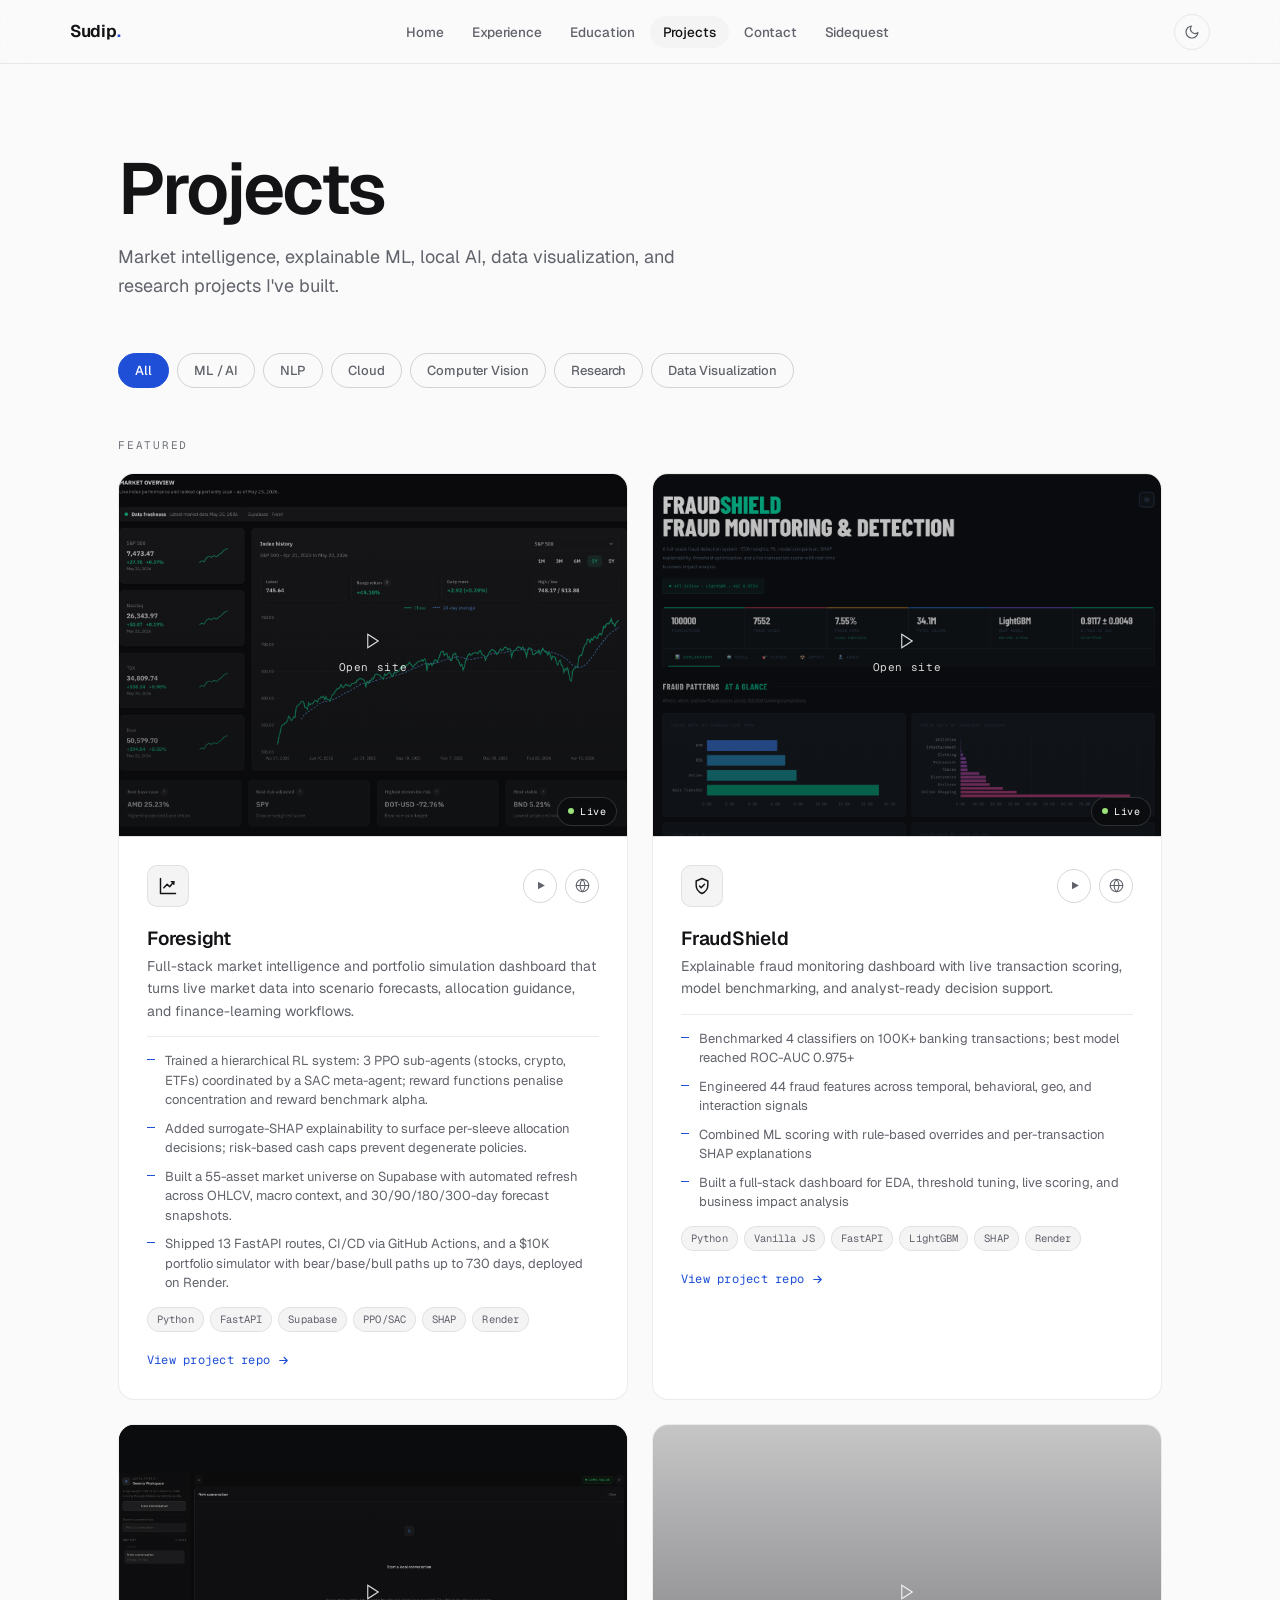
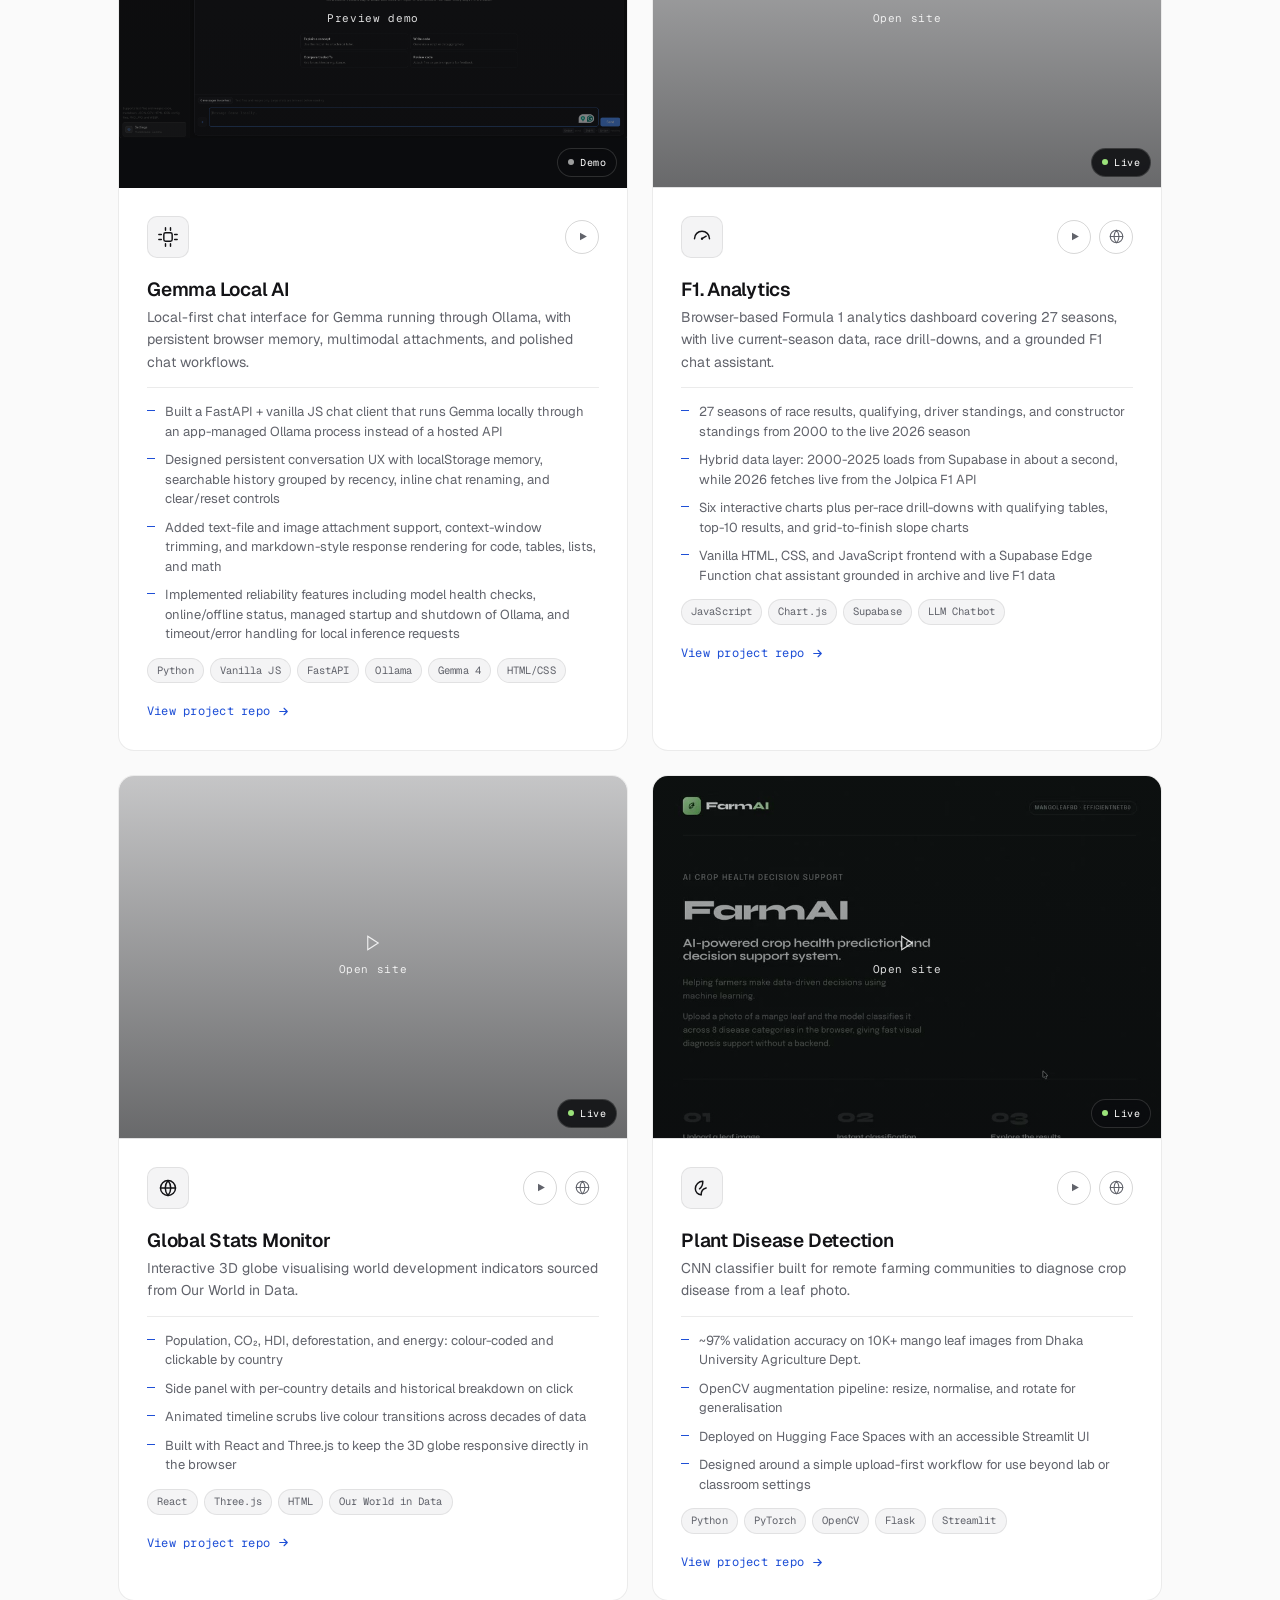
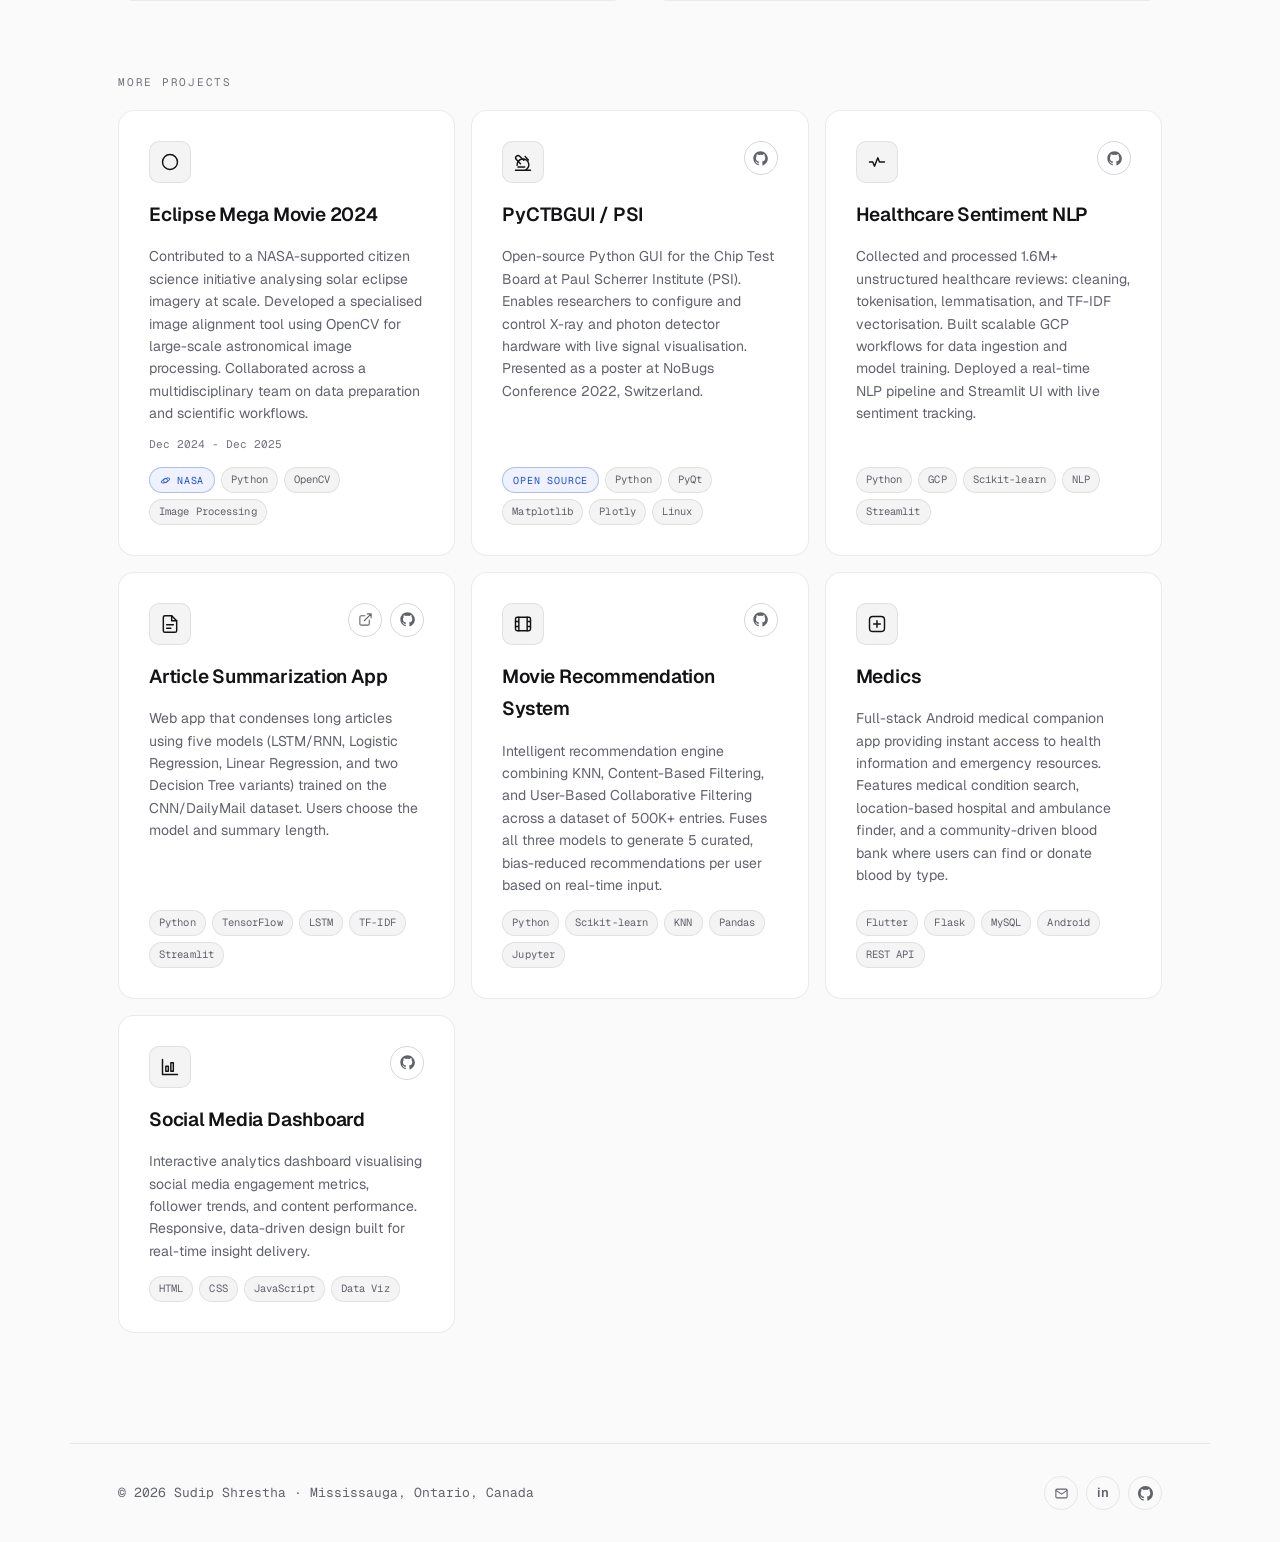
<file: projects.html>
<!DOCTYPE html>
<html lang="en">
<head>
  <meta charset="UTF-8" />
  <meta name="viewport" content="width=device-width, initial-scale=1.0, viewport-fit=cover" />
  <title>Projects - Sudip Shrestha</title>
  <meta name="description" content="Projects by Sudip Shrestha - Foresight market intelligence dashboard, explainable fraud detection, local Gemma AI, F1 analytics, 3D global stats and more." />
  <link rel="canonical" href="https://sudip70.github.io/projects.html" />
  <link rel="preconnect" href="https://fonts.googleapis.com" />
  <link rel="preconnect" href="https://fonts.gstatic.com" crossorigin />
  <link rel="stylesheet" href="https://fonts.googleapis.com/css2?family=Geist:wght@400;500;600;700&family=Geist+Mono:wght@400;500&display=swap" />
  <link rel="icon" type="image/svg+xml" href="images/logo.svg" />
  <link rel="stylesheet" href="style.css" />
  <script src="theme.js"></script>
  <script defer src="https://cloud.umami.is/script.js" data-website-id="39a871e4-0554-4159-bb8d-2d2ced68bd07"></script>
</head>
<body>
  <div class="nav-drawer-backdrop" id="nav-backdrop" onclick="closeDrawer()" aria-hidden="true" hidden></div>
  <div class="nav-drawer" id="nav-drawer" aria-hidden="true" hidden>
    <div class="nav-drawer-close"><span>Navigation</span></div>
    <ul class="nav-drawer-links">
      <li><a href="index.html">Home</a></li>
      <li><a href="experience.html">Experience</a></li>
      <li><a href="education.html">Education</a></li>
      <li><a href="projects.html" class="active">Projects</a></li>
      <li><a href="contact.html">Contact</a></li>
      <li><a href="sidequest.html">Sidequest</a></li>
    </ul>
  </div>

  <nav>
    <div class="nav-inner">
      <a class="nav-logo" href="index.html">
        Sudip<span>.</span>
      </a>
      <ul class="nav-links">
        <li><a href="index.html">Home</a></li>
        <li><a href="experience.html">Experience</a></li>
        <li><a href="education.html">Education</a></li>
        <li><a href="projects.html" class="active">Projects</a></li>
        <li><a href="contact.html">Contact</a></li>
        <li><a href="sidequest.html">Sidequest</a></li>
      </ul>
      <div class="nav-actions">
        <button class="theme-toggle" id="theme-toggle" onclick="toggleTheme()" aria-label="Toggle theme"></button>
        <button class="nav-menu-btn" id="nav-menu-btn" type="button" onclick="toggleDrawer()" aria-label="Toggle menu" aria-controls="nav-drawer" aria-expanded="false">
          <span class="hamburger"></span>
        </button>
      </div>
    </div>
  </nav>

  <div class="page">
    <div class="page-header">
      <h1 class="fade-up d2">Projects</h1>
      <p class="page-subtitle fade-up d3">Market intelligence, explainable ML, local AI, data visualization, and research projects I've built.</p>
    </div>

    <div class="projects-wrap">

      <div class="filter-bar fade-up d4">
        <button class="filter-btn active" onclick="filterProjects('all', this)">All</button>
        <button class="filter-btn" onclick="filterProjects('ml', this)">ML / AI</button>
        <button class="filter-btn" onclick="filterProjects('nlp', this)">NLP</button>
        <button class="filter-btn" onclick="filterProjects('cloud', this)">Cloud</button>
        <button class="filter-btn" onclick="filterProjects('cv', this)">Computer Vision</button>
        <button class="filter-btn" onclick="filterProjects('research', this)">Research</button>
        <button class="filter-btn" onclick="filterProjects('dataviz', this)">Data Visualization</button>
      </div>

      <!-- ── FEATURED ── -->
      <div id="featured-section">
        <p class="projects-section-label fade-up d5">Featured</p>
        <div class="projects-grid projects-grid--featured" id="featured-grid">

          <!-- Foresight -->
          <div class="proj-card proj-card--featured fade-up d1" data-tags="ml dataviz cloud" data-category="ml" id="foresight">
            <a class="proj-demo" href="https://sudip70.github.io/foresight/" target="_blank" rel="noopener" aria-label="Open Foresight live site" title="Open live site">
              <img class="proj-demo-poster" src="images/project/foresight.png" alt="Foresight market intelligence dashboard preview" loading="lazy" decoding="async" width="3124" height="2108">
              <video class="proj-demo-video" src="demo/foresight_demo.mp4" poster="images/project/foresight.png" muted loop playsinline preload="metadata" width="1784" height="912"></video>
              <div class="proj-demo-fallback" aria-hidden="true">
                <svg width="18" height="18" viewBox="0 0 24 24" fill="none" stroke="currentColor" stroke-width="1.5"><polygon points="5 3 19 12 5 21 5 3"/></svg>
                <span>Open site</span>
              </div>
              <span class="proj-live-badge"><span class="proj-live-dot"></span>Live</span>
            </a>
            <div class="proj-card-body">
              <div class="proj-head">
                <span class="icon-box"><svg viewBox="0 0 24 24" fill="none" stroke="currentColor" stroke-width="1.75" stroke-linecap="round" stroke-linejoin="round"><path d="M3 3v18h18"/><path d="M7 14l4-4 3 3 5-6"/><path d="M19 7h-3M19 7v3"/></svg></span>
                <div class="proj-links">
                  <button type="button" class="proj-demo-trigger" title="View Demo" aria-label="View Foresight demo">
                    <svg width="14" height="14" viewBox="0 0 24 24" fill="currentColor"><polygon points="8 6 19 12 8 18 8 6"/></svg>
                  </button>
                  <a href="https://sudip70.github.io/foresight/" target="_blank" rel="noopener" title="Live Site">
                    <svg viewBox="0 0 24 24" fill="none" stroke="currentColor" stroke-width="1.75" stroke-linecap="round" stroke-linejoin="round"><circle cx="12" cy="12" r="10"/><path d="M2 12h20M12 2a15.3 15.3 0 0 1 4 10 15.3 15.3 0 0 1-4 10 15.3 15.3 0 0 1-4-10 15.3 15.3 0 0 1 4-10z"/></svg>
                  </a>
                </div>
              </div>
              <div>
                <h3>Foresight</h3>
                <p class="proj-overview">Full-stack market intelligence and portfolio simulation dashboard that turns live market data into scenario forecasts, allocation guidance, and finance-learning workflows.</p>
              </div>
              <ul class="proj-bullets">
                <li>Trained a hierarchical RL system: 3 PPO sub-agents (stocks, crypto, ETFs) coordinated by a SAC meta-agent; reward functions penalise concentration and reward benchmark alpha.</li>
                <li>Added surrogate-SHAP explainability to surface per-sleeve allocation decisions; risk-based cash caps prevent degenerate policies.</li>
                <li>Built a 55-asset market universe on Supabase with automated refresh across OHLCV, macro context, and 30/90/180/300-day forecast snapshots.</li>
                <li>Shipped 13 FastAPI routes, CI/CD via GitHub Actions, and a $10K portfolio simulator with bear/base/bull paths up to 730 days, deployed on Render.</li>
              </ul>
              <div class="proj-tags">
                <span class="t">Python</span><span class="t">FastAPI</span><span class="t">Supabase</span><span class="t">PPO/SAC</span><span class="t">SHAP</span><span class="t">Render</span>
              </div>
              <a class="proj-link" href="https://github.com/sudip70/foresight" target="_blank" rel="noopener">View project repo <svg viewBox="0 0 24 24" fill="none" stroke="currentColor" stroke-width="2" stroke-linecap="round" stroke-linejoin="round"><path d="M5 12h14M13 6l6 6-6 6"/></svg></a>
            </div>
          </div>

          <!-- FraudShield -->
          <div class="proj-card proj-card--featured fade-up d2" data-tags="dataviz ml" data-category="ml" id="fraudshield">
            <a class="proj-demo" href="https://sudip70.github.io/fraudshield/" target="_blank" rel="noopener" aria-label="Open FraudShield live site" title="Open live site">
              <img class="proj-demo-poster" src="images/project/fraudshield.png" alt="FraudShield live demo preview" loading="lazy" decoding="async" width="1056" height="720">
              <video class="proj-demo-video" src="demo/fraudshield_demo.mp4" poster="images/project/fraudshield.png" muted loop playsinline preload="metadata" width="1056" height="720"></video>
              <div class="proj-demo-fallback" aria-hidden="true">
                <svg width="18" height="18" viewBox="0 0 24 24" fill="none" stroke="currentColor" stroke-width="1.5"><polygon points="5 3 19 12 5 21 5 3"/></svg>
                <span>Open site</span>
              </div>
              <span class="proj-live-badge"><span class="proj-live-dot"></span>Live</span>
            </a>
            <div class="proj-card-body">
              <div class="proj-head">
                <span class="icon-box"><svg viewBox="0 0 24 24" fill="none" stroke="currentColor" stroke-width="1.75" stroke-linecap="round" stroke-linejoin="round"><path d="M12 3l7 3v5c0 4.5-3 8-7 10-4-2-7-5.5-7-10V6l7-3z"/><path d="M9 12l2 2 4-4"/></svg></span>
                <div class="proj-links">
                  <button type="button" class="proj-demo-trigger" title="View Demo" aria-label="View FraudShield demo">
                    <svg width="14" height="14" viewBox="0 0 24 24" fill="currentColor"><polygon points="8 6 19 12 8 18 8 6"/></svg>
                  </button>
                  <a href="https://sudip70.github.io/fraudshield/" target="_blank" rel="noopener" title="Live Site">
                    <svg viewBox="0 0 24 24" fill="none" stroke="currentColor" stroke-width="1.75" stroke-linecap="round" stroke-linejoin="round"><circle cx="12" cy="12" r="10"/><path d="M2 12h20M12 2a15.3 15.3 0 0 1 4 10 15.3 15.3 0 0 1-4 10 15.3 15.3 0 0 1-4-10 15.3 15.3 0 0 1 4-10z"/></svg>
                  </a>
                </div>
              </div>
              <div>
                <h3>FraudShield</h3>
                <p class="proj-overview">Explainable fraud monitoring dashboard with live transaction scoring, model benchmarking, and analyst-ready decision support.</p>
              </div>
              <ul class="proj-bullets">
                <li>Benchmarked 4 classifiers on 100K+ banking transactions; best model reached ROC-AUC 0.975+</li>
                <li>Engineered 44 fraud features across temporal, behavioral, geo, and interaction signals</li>
                <li>Combined ML scoring with rule-based overrides and per-transaction SHAP explanations</li>
                <li>Built a full-stack dashboard for EDA, threshold tuning, live scoring, and business impact analysis</li>
              </ul>
              <div class="proj-tags">
                <span class="t">Python</span><span class="t">Vanilla JS</span><span class="t">FastAPI</span><span class="t">LightGBM</span><span class="t">SHAP</span><span class="t">Render</span>
              </div>
              <a class="proj-link" href="https://github.com/sudip70/fraudshield" target="_blank" rel="noopener">View project repo <svg viewBox="0 0 24 24" fill="none" stroke="currentColor" stroke-width="2" stroke-linecap="round" stroke-linejoin="round"><path d="M5 12h14M13 6l6 6-6 6"/></svg></a>
            </div>
          </div>

          <!-- Gemma Local AI -->
          <div class="proj-card proj-card--featured fade-up d3" data-tags="ml nlp" data-category="nlp" id="gemma-local-ai">
            <div class="proj-demo">
              <img class="proj-demo-poster" src="images/project/gemma.png" alt="Gemma Local AI demo preview" loading="lazy" decoding="async" width="3594" height="1876">
              <video class="proj-demo-video" src="demo/gemma_demo.mp4" poster="images/project/gemma.png" muted loop playsinline preload="metadata" width="1784" height="912"></video>
              <div class="proj-demo-fallback" aria-hidden="true">
                <svg width="18" height="18" viewBox="0 0 24 24" fill="none" stroke="currentColor" stroke-width="1.5"><polygon points="5 3 19 12 5 21 5 3"/></svg>
                <span>Preview demo</span>
              </div>
              <span class="proj-live-badge proj-live-badge--local"><span class="proj-live-dot"></span>Demo</span>
            </div>
            <div class="proj-card-body">
              <div class="proj-head">
                <span class="icon-box"><svg viewBox="0 0 24 24" fill="none" stroke="currentColor" stroke-width="1.75" stroke-linecap="round" stroke-linejoin="round"><rect x="7" y="7" width="10" height="10" rx="2"/><path d="M9 1v3M15 1v3M9 20v3M15 20v3M1 9h3M1 15h3M20 9h3M20 15h3"/></svg></span>
                <div class="proj-links">
                  <button type="button" class="proj-demo-trigger" title="View Demo" aria-label="View Gemma Local AI demo">
                    <svg width="14" height="14" viewBox="0 0 24 24" fill="currentColor"><polygon points="8 6 19 12 8 18 8 6"/></svg>
                  </button>
                </div>
              </div>
              <div>
                <h3>Gemma Local AI</h3>
                <p class="proj-overview">Local-first chat interface for Gemma running through Ollama, with persistent browser memory, multimodal attachments, and polished chat workflows.</p>
              </div>
              <ul class="proj-bullets">
                <li>Built a FastAPI + vanilla JS chat client that runs Gemma locally through an app-managed Ollama process instead of a hosted API</li>
                <li>Designed persistent conversation UX with localStorage memory, searchable history grouped by recency, inline chat renaming, and clear/reset controls</li>
                <li>Added text-file and image attachment support, context-window trimming, and markdown-style response rendering for code, tables, lists, and math</li>
                <li>Implemented reliability features including model health checks, online/offline status, managed startup and shutdown of Ollama, and timeout/error handling for local inference requests</li>
              </ul>
              <div class="proj-tags">
                <span class="t">Python</span><span class="t">Vanilla JS</span><span class="t">FastAPI</span><span class="t">Ollama</span><span class="t">Gemma 4</span><span class="t">HTML/CSS</span>
              </div>
              <a class="proj-link" href="https://github.com/sudip70/localAIChat" target="_blank" rel="noopener">View project repo <svg viewBox="0 0 24 24" fill="none" stroke="currentColor" stroke-width="2" stroke-linecap="round" stroke-linejoin="round"><path d="M5 12h14M13 6l6 6-6 6"/></svg></a>
            </div>
          </div>

          <!-- F1 Analytics -->
          <div class="proj-card proj-card--featured fade-up d4" data-tags="dataviz cloud" data-category="dataviz" id="f1-analytics">
            <a class="proj-demo" href="https://sudip70.github.io/f1/" target="_blank" rel="noopener" aria-label="Open F1. Analytics live site" title="Open live site">
              <img class="proj-demo-poster" src="images/project/f1.png" alt="F1. Analytics live demo preview" loading="lazy" decoding="async" width="934" height="720">
              <video class="proj-demo-video" src="demo/f1_demo.mp4" poster="images/project/f1.png" muted loop playsinline preload="metadata" width="934" height="720"></video>
              <div class="proj-demo-fallback" aria-hidden="true">
                <svg width="18" height="18" viewBox="0 0 24 24" fill="none" stroke="currentColor" stroke-width="1.5"><polygon points="5 3 19 12 5 21 5 3"/></svg>
                <span>Open site</span>
              </div>
              <span class="proj-live-badge"><span class="proj-live-dot"></span>Live</span>
            </a>
            <div class="proj-card-body">
              <div class="proj-head">
                <span class="icon-box"><svg viewBox="0 0 24 24" fill="none" stroke="currentColor" stroke-width="1.75" stroke-linecap="round" stroke-linejoin="round"><path d="M3 14a9 9 0 0 1 18 0"/><path d="M12 14l5-3"/><circle cx="12" cy="14" r="1.4" fill="currentColor" stroke="none"/></svg></span>
                <div class="proj-links">
                  <button type="button" class="proj-demo-trigger" title="View Demo" aria-label="View F1. Analytics demo">
                    <svg width="14" height="14" viewBox="0 0 24 24" fill="currentColor"><polygon points="8 6 19 12 8 18 8 6"/></svg>
                  </button>
                  <a href="https://sudip70.github.io/f1/" target="_blank" rel="noopener" title="Live Site">
                    <svg viewBox="0 0 24 24" fill="none" stroke="currentColor" stroke-width="1.75" stroke-linecap="round" stroke-linejoin="round"><circle cx="12" cy="12" r="10"/><path d="M2 12h20M12 2a15.3 15.3 0 0 1 4 10 15.3 15.3 0 0 1-4 10 15.3 15.3 0 0 1-4-10 15.3 15.3 0 0 1 4-10z"/></svg>
                  </a>
                </div>
              </div>
              <div>
                <h3>F1. Analytics</h3>
                <p class="proj-overview">Browser-based Formula 1 analytics dashboard covering 27 seasons, with live current-season data, race drill-downs, and a grounded F1 chat assistant.</p>
              </div>
              <ul class="proj-bullets">
                <li>27 seasons of race results, qualifying, driver standings, and constructor standings from 2000 to the live 2026 season</li>
                <li>Hybrid data layer: 2000-2025 loads from Supabase in about a second, while 2026 fetches live from the Jolpica F1 API</li>
                <li>Six interactive charts plus per-race drill-downs with qualifying tables, top-10 results, and grid-to-finish slope charts</li>
                <li>Vanilla HTML, CSS, and JavaScript frontend with a Supabase Edge Function chat assistant grounded in archive and live F1 data</li>
              </ul>
              <div class="proj-tags">
                <span class="t">JavaScript</span><span class="t">Chart.js</span><span class="t">Supabase</span><span class="t">LLM Chatbot</span>
              </div>
              <a class="proj-link" href="https://github.com/sudip70/f1" target="_blank" rel="noopener">View project repo <svg viewBox="0 0 24 24" fill="none" stroke="currentColor" stroke-width="2" stroke-linecap="round" stroke-linejoin="round"><path d="M5 12h14M13 6l6 6-6 6"/></svg></a>
            </div>
          </div>

          <!-- Global Stats Monitor -->
          <div class="proj-card proj-card--featured fade-up d5" data-tags="dataviz" data-category="dataviz" id="global-stats-monitor">
            <a class="proj-demo" href="https://sudip70.github.io/stats/" target="_blank" rel="noopener" aria-label="Open Global Stats Monitor live site" title="Open live site">
              <img class="proj-demo-poster" src="images/project/globalstats.png" alt="Global Stats Monitor live demo preview" loading="lazy" decoding="async" width="1280" height="652">
              <video class="proj-demo-video" src="demo/globalstats_demo.mp4" poster="images/project/globalstats.png" muted loop playsinline preload="metadata" width="1280" height="652"></video>
              <div class="proj-demo-fallback" aria-hidden="true">
                <svg width="18" height="18" viewBox="0 0 24 24" fill="none" stroke="currentColor" stroke-width="1.5"><polygon points="5 3 19 12 5 21 5 3"/></svg>
                <span>Open site</span>
              </div>
              <span class="proj-live-badge"><span class="proj-live-dot"></span>Live</span>
            </a>
            <div class="proj-card-body">
              <div class="proj-head">
                <span class="icon-box"><svg viewBox="0 0 24 24" fill="none" stroke="currentColor" stroke-width="1.75" stroke-linecap="round" stroke-linejoin="round"><circle cx="12" cy="12" r="9"/><path d="M3 12h18"/><path d="M12 3a14 14 0 0 1 0 18 14 14 0 0 1 0-18z"/></svg></span>
                <div class="proj-links">
                  <button type="button" class="proj-demo-trigger" title="View Demo" aria-label="View Global Stats Monitor demo">
                    <svg width="14" height="14" viewBox="0 0 24 24" fill="currentColor"><polygon points="8 6 19 12 8 18 8 6"/></svg>
                  </button>
                  <a href="https://sudip70.github.io/stats/" target="_blank" rel="noopener" title="Live Site">
                    <svg viewBox="0 0 24 24" fill="none" stroke="currentColor" stroke-width="1.75" stroke-linecap="round" stroke-linejoin="round"><circle cx="12" cy="12" r="10"/><path d="M2 12h20M12 2a15.3 15.3 0 0 1 4 10 15.3 15.3 0 0 1-4 10 15.3 15.3 0 0 1-4-10 15.3 15.3 0 0 1 4-10z"/></svg>
                  </a>
                </div>
              </div>
              <div>
                <h3>Global Stats Monitor</h3>
                <p class="proj-overview">Interactive 3D globe visualising world development indicators sourced from Our World in Data.</p>
              </div>
              <ul class="proj-bullets">
                <li>Population, CO&#8322;, HDI, deforestation, and energy: colour-coded and clickable by country</li>
                <li>Side panel with per-country details and historical breakdown on click</li>
                <li>Animated timeline scrubs live colour transitions across decades of data</li>
                <li>Built with React and Three.js to keep the 3D globe responsive directly in the browser</li>
              </ul>
              <div class="proj-tags">
                <span class="t">React</span><span class="t">Three.js</span><span class="t">HTML</span><span class="t">Our World in Data</span>
              </div>
              <a class="proj-link" href="https://github.com/sudip70/stats" target="_blank" rel="noopener">View project repo <svg viewBox="0 0 24 24" fill="none" stroke="currentColor" stroke-width="2" stroke-linecap="round" stroke-linejoin="round"><path d="M5 12h14M13 6l6 6-6 6"/></svg></a>
            </div>
          </div>

          <!-- Plant Disease Detection -->
          <div class="proj-card proj-card--featured fade-up d5" data-tags="ml cv" data-category="cv" id="plant-disease-detection">
            <a class="proj-demo" href="https://sudip70.github.io/farmai/" target="_blank" rel="noopener" aria-label="Open Plant Disease Detection live site" title="Open live site">
              <img class="proj-demo-poster" src="images/project/farmai.jpg" alt="Plant Disease Detection live demo preview" loading="lazy" decoding="async" width="808" height="720">
              <video class="proj-demo-video" src="demo/farmai_demo.mp4" poster="images/project/farmai.jpg" muted loop playsinline preload="metadata" width="808" height="720"></video>
              <div class="proj-demo-fallback" aria-hidden="true">
                <svg width="18" height="18" viewBox="0 0 24 24" fill="none" stroke="currentColor" stroke-width="1.5"><polygon points="5 3 19 12 5 21 5 3"/></svg>
                <span>Open site</span>
              </div>
              <span class="proj-live-badge"><span class="proj-live-dot"></span>Live</span>
            </a>
            <div class="proj-card-body">
              <div class="proj-head">
                <span class="icon-box"><svg viewBox="0 0 24 24" fill="none" stroke="currentColor" stroke-width="1.75" stroke-linecap="round" stroke-linejoin="round"><path d="M11 20A7 7 0 0 1 4 13c0-5 4-9 9-9 0 4-1 7-4 9"/><path d="M11 20c0-4 2-7 6-8"/></svg></span>
                <div class="proj-links">
                  <button type="button" class="proj-demo-trigger" title="View Demo" aria-label="View Plant Disease Detection demo">
                    <svg width="14" height="14" viewBox="0 0 24 24" fill="currentColor"><polygon points="8 6 19 12 8 18 8 6"/></svg>
                  </button>
                  <a href="https://sudip70.github.io/farmai/" target="_blank" rel="noopener" title="Live Site">
                    <svg viewBox="0 0 24 24" fill="none" stroke="currentColor" stroke-width="1.75" stroke-linecap="round" stroke-linejoin="round"><circle cx="12" cy="12" r="10"/><path d="M2 12h20M12 2a15.3 15.3 0 0 1 4 10 15.3 15.3 0 0 1-4 10 15.3 15.3 0 0 1-4-10 15.3 15.3 0 0 1 4-10z"/></svg>
                  </a>
                </div>
              </div>
              <div>
                <h3>Plant Disease Detection</h3>
                <p class="proj-overview">CNN classifier built for remote farming communities to diagnose crop disease from a leaf photo.</p>
              </div>
              <ul class="proj-bullets">
                <li>~97% validation accuracy on 10K+ mango leaf images from Dhaka University Agriculture Dept.</li>
                <li>OpenCV augmentation pipeline: resize, normalise, and rotate for generalisation</li>
                <li>Deployed on Hugging Face Spaces with an accessible Streamlit UI</li>
                <li>Designed around a simple upload-first workflow for use beyond lab or classroom settings</li>
              </ul>
              <div class="proj-tags">
                <span class="t">Python</span><span class="t">PyTorch</span><span class="t">OpenCV</span><span class="t">Flask</span><span class="t">Streamlit</span>
              </div>
              <a class="proj-link" href="https://github.com/sudip70/farmai" target="_blank" rel="noopener">View project repo <svg viewBox="0 0 24 24" fill="none" stroke="currentColor" stroke-width="2" stroke-linecap="round" stroke-linejoin="round"><path d="M5 12h14M13 6l6 6-6 6"/></svg></a>
            </div>
          </div>

        </div>
      </div>

      <!-- ── MORE PROJECTS ── -->
      <div id="more-section">
        <p class="projects-section-label projects-section-label--more fade-up d1">More projects</p>
        <div class="projects-grid" id="projects-grid">

          <!-- Eclipse Mega Movie -->
          <div class="proj-card spotlight fade-up d1" data-tags="research cv" data-category="research">
            <div class="proj-head">
              <span class="icon-box"><svg viewBox="0 0 24 24" fill="none" stroke="currentColor" stroke-width="1.75" stroke-linecap="round" stroke-linejoin="round"><circle cx="12" cy="12" r="9"/><path d="M12 3a9 9 0 0 0 0 18 6.5 6.5 0 0 1 0-18z" fill="currentColor" stroke="none"/></svg></span>
            </div>
            <h3>Eclipse Mega Movie 2024</h3>
            <p>Contributed to a NASA-supported citizen science initiative analysing solar eclipse imagery at scale. Developed a specialised image alignment tool using OpenCV for large-scale astronomical image processing. Collaborated across a multidisciplinary team on data preparation and scientific workflows.</p>
            <div class="proj-date">Dec 2024 - Dec 2025</div>
            <div class="proj-tags"><span class="badge"><svg viewBox="0 0 24 24" fill="none" stroke="currentColor" stroke-width="1.75"><circle cx="12" cy="12" r="4.5"/><ellipse cx="12" cy="12" rx="10" ry="4" transform="rotate(-25 12 12)"/></svg> NASA</span><span class="t">Python</span><span class="t">OpenCV</span><span class="t">Image Processing</span></div>
          </div>

          <!-- PyCTBGUI -->
          <div class="proj-card spotlight fade-up d3" data-tags="research" data-category="research">
            <div class="proj-head">
              <span class="icon-box"><svg viewBox="0 0 24 24" fill="none" stroke="currentColor" stroke-width="1.75" stroke-linecap="round" stroke-linejoin="round"><path d="M6 18h8M3 22h18M14 22a7 7 0 1 0-9-6"/><path d="M9 14 4 9a2.83 2.83 0 0 1 4-4l5 5"/><path d="m14.5 5.5 4 4"/></svg></span>
              <div class="proj-links">
                <a href="https://github.com/slsdetectorgroup/pyctbgui" target="_blank" rel="noopener" title="GitHub">
                  <svg viewBox="0 0 24 24" fill="currentColor"><path d="M12 .5C5.7.5.5 5.7.5 12c0 5.1 3.3 9.4 7.9 10.9.6.1.8-.3.8-.6v-2c-3.2.7-3.9-1.5-3.9-1.5-.5-1.3-1.3-1.7-1.3-1.7-1.1-.7.1-.7.1-.7 1.2.1 1.8 1.2 1.8 1.2 1 1.8 2.7 1.3 3.4 1 .1-.8.4-1.3.7-1.6-2.6-.3-5.3-1.3-5.3-5.7 0-1.3.5-2.3 1.2-3.1-.1-.3-.5-1.5.1-3.1 0 0 1-.3 3.3 1.2a11.5 11.5 0 0 1 6 0C17.3 4.7 18.3 5 18.3 5c.6 1.6.2 2.8.1 3.1.8.8 1.2 1.8 1.2 3.1 0 4.4-2.7 5.4-5.3 5.7.4.4.8 1.1.8 2.2v3.3c0 .3.2.7.8.6 4.6-1.5 7.9-5.8 7.9-10.9C23.5 5.7 18.3.5 12 .5z"/></svg>
                </a>
              </div>
            </div>
            <h3>PyCTBGUI / PSI</h3>
            <p>Open-source Python GUI for the Chip Test Board at Paul Scherrer Institute (PSI). Enables researchers to configure and control X-ray and photon detector hardware with live signal visualisation. Presented as a poster at NoBugs Conference 2022, Switzerland.</p>
            <div class="proj-tags"><span class="badge">Open Source</span><span class="t">Python</span><span class="t">PyQt</span><span class="t">Matplotlib</span><span class="t">Plotly</span><span class="t">Linux</span></div>
          </div>

          <!-- Healthcare Sentiment NLP -->
          <div class="proj-card spotlight fade-up d4" data-tags="nlp cloud ml" data-category="nlp">
            <div class="proj-head">
              <span class="icon-box"><svg viewBox="0 0 24 24" fill="none" stroke="currentColor" stroke-width="1.75" stroke-linecap="round" stroke-linejoin="round"><path d="M3 12h4l2 5 4-10 2 5h6"/></svg></span>
              <div class="proj-links">
                <a href="https://github.com/sudip70/Sentiment_Project" target="_blank" rel="noopener" title="GitHub">
                  <svg viewBox="0 0 24 24" fill="currentColor"><path d="M12 .5C5.7.5.5 5.7.5 12c0 5.1 3.3 9.4 7.9 10.9.6.1.8-.3.8-.6v-2c-3.2.7-3.9-1.5-3.9-1.5-.5-1.3-1.3-1.7-1.3-1.7-1.1-.7.1-.7.1-.7 1.2.1 1.8 1.2 1.8 1.2 1 1.8 2.7 1.3 3.4 1 .1-.8.4-1.3.7-1.6-2.6-.3-5.3-1.3-5.3-5.7 0-1.3.5-2.3 1.2-3.1-.1-.3-.5-1.5.1-3.1 0 0 1-.3 3.3 1.2a11.5 11.5 0 0 1 6 0C17.3 4.7 18.3 5 18.3 5c.6 1.6.2 2.8.1 3.1.8.8 1.2 1.8 1.2 3.1 0 4.4-2.7 5.4-5.3 5.7.4.4.8 1.1.8 2.2v3.3c0 .3.2.7.8.6 4.6-1.5 7.9-5.8 7.9-10.9C23.5 5.7 18.3.5 12 .5z"/></svg>
                </a>
              </div>
            </div>
            <h3>Healthcare Sentiment NLP</h3>
            <p>Collected and processed 1.6M+ unstructured healthcare reviews: cleaning, tokenisation, lemmatisation, and TF-IDF vectorisation. Built scalable GCP workflows for data ingestion and model training. Deployed a real-time NLP pipeline and Streamlit UI with live sentiment tracking.</p>
            <div class="proj-tags"><span class="t">Python</span><span class="t">GCP</span><span class="t">Scikit-learn</span><span class="t">NLP</span><span class="t">Streamlit</span></div>
          </div>

          <!-- Article Summarization -->
          <div class="proj-card spotlight fade-up d5" data-tags="nlp ml" data-category="nlp">
            <div class="proj-head">
              <span class="icon-box"><svg viewBox="0 0 24 24" fill="none" stroke="currentColor" stroke-width="1.75" stroke-linecap="round" stroke-linejoin="round"><path d="M14 2H6a2 2 0 0 0-2 2v16a2 2 0 0 0 2 2h12a2 2 0 0 0 2-2V8z"/><path d="M14 2v6h6M8 13h8M8 17h5"/></svg></span>
              <div class="proj-links">
                <a href="https://textsummarynn.streamlit.app" target="_blank" rel="noopener" title="Live App">
                  <svg viewBox="0 0 24 24" fill="none" stroke="currentColor" stroke-width="1.75" stroke-linecap="round" stroke-linejoin="round"><path d="M18 13v6a2 2 0 0 1-2 2H5a2 2 0 0 1-2-2V8a2 2 0 0 1 2-2h6"/><path d="M15 3h6v6M10 14 21 3"/></svg>
                </a>
                <a href="https://github.com/sudip70/text_summarize_RNN" target="_blank" rel="noopener" title="GitHub">
                  <svg viewBox="0 0 24 24" fill="currentColor"><path d="M12 .5C5.7.5.5 5.7.5 12c0 5.1 3.3 9.4 7.9 10.9.6.1.8-.3.8-.6v-2c-3.2.7-3.9-1.5-3.9-1.5-.5-1.3-1.3-1.7-1.3-1.7-1.1-.7.1-.7.1-.7 1.2.1 1.8 1.2 1.8 1.2 1 1.8 2.7 1.3 3.4 1 .1-.8.4-1.3.7-1.6-2.6-.3-5.3-1.3-5.3-5.7 0-1.3.5-2.3 1.2-3.1-.1-.3-.5-1.5.1-3.1 0 0 1-.3 3.3 1.2a11.5 11.5 0 0 1 6 0C17.3 4.7 18.3 5 18.3 5c.6 1.6.2 2.8.1 3.1.8.8 1.2 1.8 1.2 3.1 0 4.4-2.7 5.4-5.3 5.7.4.4.8 1.1.8 2.2v3.3c0 .3.2.7.8.6 4.6-1.5 7.9-5.8 7.9-10.9C23.5 5.7 18.3.5 12 .5z"/></svg>
                </a>
              </div>
            </div>
            <h3>Article Summarization App</h3>
            <p>Web app that condenses long articles using five models (LSTM/RNN, Logistic Regression, Linear Regression, and two Decision Tree variants) trained on the CNN/DailyMail dataset. Users choose the model and summary length.</p>
            <div class="proj-tags"><span class="t">Python</span><span class="t">TensorFlow</span><span class="t">LSTM</span><span class="t">TF-IDF</span><span class="t">Streamlit</span></div>
          </div>

          <!-- Movie Recommendation -->
          <div class="proj-card spotlight fade-up d1" data-tags="ml" data-category="ml">
            <div class="proj-head">
              <span class="icon-box"><svg viewBox="0 0 24 24" fill="none" stroke="currentColor" stroke-width="1.75" stroke-linecap="round" stroke-linejoin="round"><rect x="3" y="4" width="18" height="16" rx="2"/><path d="M7 4v16M17 4v16M3 9h4M3 15h4M17 9h4M17 15h4"/></svg></span>
              <div class="proj-links">
                <a href="https://github.com/sudip70/Movie-Recommendation" target="_blank" rel="noopener" title="GitHub">
                  <svg viewBox="0 0 24 24" fill="currentColor"><path d="M12 .5C5.7.5.5 5.7.5 12c0 5.1 3.3 9.4 7.9 10.9.6.1.8-.3.8-.6v-2c-3.2.7-3.9-1.5-3.9-1.5-.5-1.3-1.3-1.7-1.3-1.7-1.1-.7.1-.7.1-.7 1.2.1 1.8 1.2 1.8 1.2 1 1.8 2.7 1.3 3.4 1 .1-.8.4-1.3.7-1.6-2.6-.3-5.3-1.3-5.3-5.7 0-1.3.5-2.3 1.2-3.1-.1-.3-.5-1.5.1-3.1 0 0 1-.3 3.3 1.2a11.5 11.5 0 0 1 6 0C17.3 4.7 18.3 5 18.3 5c.6 1.6.2 2.8.1 3.1.8.8 1.2 1.8 1.2 3.1 0 4.4-2.7 5.4-5.3 5.7.4.4.8 1.1.8 2.2v3.3c0 .3.2.7.8.6 4.6-1.5 7.9-5.8 7.9-10.9C23.5 5.7 18.3.5 12 .5z"/></svg>
                </a>
              </div>
            </div>
            <h3>Movie Recommendation System</h3>
            <p>Intelligent recommendation engine combining KNN, Content-Based Filtering, and User-Based Collaborative Filtering across a dataset of 500K+ entries. Fuses all three models to generate 5 curated, bias-reduced recommendations per user based on real-time input.</p>
            <div class="proj-tags"><span class="t">Python</span><span class="t">Scikit-learn</span><span class="t">KNN</span><span class="t">Pandas</span><span class="t">Jupyter</span></div>
          </div>

          <!-- Medics -->
          <div class="proj-card spotlight fade-up d2" data-tags="cloud" data-category="cloud">
            <div class="proj-head">
              <span class="icon-box"><svg viewBox="0 0 24 24" fill="none" stroke="currentColor" stroke-width="1.75" stroke-linecap="round" stroke-linejoin="round"><rect x="3" y="3" width="18" height="18" rx="4"/><path d="M12 8v8M8 12h8"/></svg></span>
            </div>
            <h3>Medics</h3>
            <p>Full-stack Android medical companion app providing instant access to health information and emergency resources. Features medical condition search, location-based hospital and ambulance finder, and a community-driven blood bank where users can find or donate blood by type.</p>
            <div class="proj-tags"><span class="t">Flutter</span><span class="t">Flask</span><span class="t">MySQL</span><span class="t">Android</span><span class="t">REST API</span></div>
          </div>

          <!-- Social Media Dashboard -->
          <div class="proj-card spotlight fade-up d3" data-tags="dataviz" data-category="dataviz">
            <div class="proj-head">
              <span class="icon-box"><svg viewBox="0 0 24 24" fill="none" stroke="currentColor" stroke-width="1.75" stroke-linecap="round" stroke-linejoin="round"><path d="M3 3v18h18"/><rect x="7" y="11" width="3" height="6"/><rect x="13" y="7" width="3" height="10"/></svg></span>
              <div class="proj-links">
                <a href="https://github.com/sudip70/Social_Dashboard" target="_blank" rel="noopener" title="GitHub">
                  <svg viewBox="0 0 24 24" fill="currentColor"><path d="M12 .5C5.7.5.5 5.7.5 12c0 5.1 3.3 9.4 7.9 10.9.6.1.8-.3.8-.6v-2c-3.2.7-3.9-1.5-3.9-1.5-.5-1.3-1.3-1.7-1.3-1.7-1.1-.7.1-.7.1-.7 1.2.1 1.8 1.2 1.8 1.2 1 1.8 2.7 1.3 3.4 1 .1-.8.4-1.3.7-1.6-2.6-.3-5.3-1.3-5.3-5.7 0-1.3.5-2.3 1.2-3.1-.1-.3-.5-1.5.1-3.1 0 0 1-.3 3.3 1.2a11.5 11.5 0 0 1 6 0C17.3 4.7 18.3 5 18.3 5c.6 1.6.2 2.8.1 3.1.8.8 1.2 1.8 1.2 3.1 0 4.4-2.7 5.4-5.3 5.7.4.4.8 1.1.8 2.2v3.3c0 .3.2.7.8.6 4.6-1.5 7.9-5.8 7.9-10.9C23.5 5.7 18.3.5 12 .5z"/></svg>
                </a>
              </div>
            </div>
            <h3>Social Media Dashboard</h3>
            <p>Interactive analytics dashboard visualising social media engagement metrics, follower trends, and content performance. Responsive, data-driven design built for real-time insight delivery.</p>
            <div class="proj-tags"><span class="t">HTML</span><span class="t">CSS</span><span class="t">JavaScript</span><span class="t">Data Viz</span></div>
          </div>

        </div>
      </div>
    </div>

    <footer>
      <span>&copy; 2026 Sudip Shrestha &middot; Mississauga, Ontario, Canada</span>
      <div class="footer-links">
        <a class="footer-link" href="mailto:sudipshrestha.ca@gmail.com" aria-label="Email">
          <svg viewBox="0 0 24 24" fill="none" stroke="currentColor" stroke-width="1.75" stroke-linecap="round" stroke-linejoin="round"><rect x="3" y="5" width="18" height="14" rx="2"/><path d="m3 7 9 6 9-6"/></svg>
        </a>
        <a class="footer-link" href="https://www.linkedin.com/in/sudipshrestha-58/" target="_blank" rel="noopener" aria-label="LinkedIn">in</a>
        <a class="footer-link" href="https://github.com/sudip70" target="_blank" rel="noopener" aria-label="GitHub">
          <svg viewBox="0 0 24 24" fill="currentColor"><path d="M12 0C5.374 0 0 5.373 0 12c0 5.302 3.438 9.8 8.207 11.387.599.111.793-.261.793-.577v-2.234c-3.338.726-4.033-1.416-4.033-1.416-.546-1.387-1.333-1.756-1.333-1.756-1.089-.745.083-.729.083-.729 1.205.084 1.839 1.237 1.839 1.237 1.07 1.834 2.807 1.304 3.492.997.107-.775.418-1.305.762-1.604-2.665-.305-5.467-1.334-5.467-5.931 0-1.311.469-2.381 1.236-3.221-.124-.303-.535-1.524.117-3.176 0 0 1.008-.322 3.301 1.23A11.509 11.509 0 0 1 12 5.803c1.02.005 2.047.138 3.006.404 2.291-1.552 3.297-1.23 3.297-1.23.653 1.653.242 2.874.118 3.176.77.84 1.235 1.911 1.235 3.221 0 4.609-2.807 5.624-5.479 5.921.43.372.823 1.102.823 2.222v3.293c0 .319.192.694.801.576C20.566 21.797 24 17.3 24 12c0-6.627-5.373-12-12-12z"/></svg>
        </a>
      </div>
    </footer>
  </div>

  <div class="lightbox proj-lightbox" id="proj-lightbox" onclick="closeProjectLightboxOnBg(event)" aria-hidden="true" role="dialog" aria-modal="true" aria-labelledby="proj-lb-title">
    <div class="lightbox-inner proj-lightbox-inner">
      <button class="lb-close" type="button" onclick="closeProjectLightbox()" aria-label="Close project demo">
        <svg viewBox="0 0 24 24" fill="none" stroke="currentColor" stroke-width="2" stroke-linecap="round" stroke-linejoin="round"><path d="M18 6 6 18M6 6l12 12"/></svg>
      </button>
      <div class="lb-img-wrap proj-lb-img-wrap">
        <video id="proj-lb-video" autoplay muted loop playsinline controls preload="metadata"></video>
      </div>
      <div class="lb-meta proj-lb-meta">
        <div class="lb-location" id="proj-lb-title"></div>
        <div class="lb-note" id="proj-lb-aspect"></div>
      </div>
    </div>
  </div>

  <script>
    function filterProjects(tag, btn) {
      document.querySelectorAll('.filter-btn').forEach(b => b.classList.remove('active'));
      btn.classList.add('active');

      document.querySelectorAll('.proj-card').forEach(card => {
        const tags = card.getAttribute('data-tags') || '';
        const shouldHide = tag !== 'all' && !tags.includes(tag);
        card.classList.toggle('is-hidden', shouldHide);
      });

      const featuredSection = document.getElementById('featured-section');
      const moreSection     = document.getElementById('more-section');

      const featuredVisible = Array.from(document.querySelectorAll('#featured-grid .proj-card')).some(c => !c.classList.contains('is-hidden'));
      const moreVisible     = Array.from(document.querySelectorAll('#projects-grid .proj-card')).some(c => !c.classList.contains('is-hidden'));

      featuredSection.classList.toggle('is-hidden', !featuredVisible);
      moreSection.classList.toggle('is-hidden', !moreVisible);
    }

    const prefersReducedMotion = window.matchMedia('(prefers-reduced-motion: reduce)').matches;
    const projectLightbox = document.getElementById('proj-lightbox');
    const projectLightboxVideo = document.getElementById('proj-lb-video');
    const projectLightboxTitle = document.getElementById('proj-lb-title');
    const projectLightboxAspect = document.getElementById('proj-lb-aspect');
    const projectLightboxCloseButton = projectLightbox?.querySelector('.lb-close');
    let lastProjectTrigger = null;

    function openProjectLightbox({ trigger, video, title }) {
      if (!video || !projectLightbox || !projectLightboxVideo) return;

      video.pause();
      video.currentTime = 0;
      video.closest('.proj-demo')?.classList.remove('is-playing');

      lastProjectTrigger = trigger || null;
      projectLightboxVideo.pause();
      projectLightboxVideo.src = video.currentSrc || video.src;
      if (video.poster) projectLightboxVideo.poster = video.poster;
      else projectLightboxVideo.removeAttribute('poster');
      projectLightboxVideo.load();
      projectLightboxTitle.textContent = title || 'Project demo';

      const fallbackWidth = Number(video.getAttribute('width')) || 0;
      const fallbackHeight = Number(video.getAttribute('height')) || 0;

      const updateAspect = () => {
        const width = projectLightboxVideo.videoWidth || fallbackWidth;
        const height = projectLightboxVideo.videoHeight || fallbackHeight;
        projectLightboxAspect.textContent = width && height
          ? `Video size ${width} × ${height}`
          : 'Original aspect ratio preserved';
      };

      if (projectLightboxVideo.readyState >= 1) updateAspect();
      else projectLightboxVideo.addEventListener('loadedmetadata', updateAspect, { once: true });

      projectLightbox.classList.add('open');
      projectLightbox.setAttribute('aria-hidden', 'false');
      document.body.style.overflow = 'hidden';
      requestAnimationFrame(() => projectLightboxCloseButton?.focus());
      const playPromise = projectLightboxVideo.play();
      if (playPromise) playPromise.catch(() => {});
    }

    function closeProjectLightbox() {
      if (!projectLightbox || !projectLightboxVideo) return;
      projectLightbox.classList.remove('open');
      projectLightbox.setAttribute('aria-hidden', 'true');
      projectLightboxVideo.pause();
      projectLightboxVideo.removeAttribute('src');
      projectLightboxVideo.removeAttribute('poster');
      projectLightboxVideo.load();
      document.body.style.overflow = '';
      lastProjectTrigger?.focus();
    }

    function closeProjectLightboxOnBg(event) {
      if (event.target === projectLightbox) closeProjectLightbox();
    }

    document.addEventListener('keydown', event => {
      if (!projectLightbox?.classList.contains('open')) return;
      if (event.key === 'Escape') closeProjectLightbox();
    });

    document.querySelectorAll('.proj-card--featured').forEach(card => {
      const demo = card.querySelector('.proj-demo');
      if (!demo) return;
      const video = demo.querySelector('.proj-demo-video');
      if (!video) return;
      const title = card.querySelector('h3')?.textContent.trim() || 'Project demo';
      const demoTrigger = card.querySelector('.proj-demo-trigger');

      let isHovered = false;
      let isFocused = false;

      const wantsPreview = () =>
        !prefersReducedMotion &&
        !demo.classList.contains('is-error') &&
        (isHovered || isFocused);

      const stopPreview = () => {
        demo.classList.remove('is-playing');
        video.pause();
        video.currentTime = 0;
      };

      const syncPreview = () => {
        if (!wantsPreview()) {
          stopPreview();
          return;
        }

        const playPromise = video.play();
        if (playPromise) {
          playPromise
            .then(() => {
              if (wantsPreview()) demo.classList.add('is-playing');
              else stopPreview();
            })
            .catch(() => {
              demo.classList.remove('is-playing');
            });
        }
      };

      video.addEventListener('error', () => {
        demo.classList.add('is-error');
        stopPreview();
      }, { once: true });

      card.addEventListener('mouseenter', () => { isHovered = true; syncPreview(); });
      card.addEventListener('mouseleave', () => { isHovered = false; syncPreview(); });
      card.addEventListener('focusin', () => { isFocused = true; syncPreview(); });
      card.addEventListener('focusout', () => {
        requestAnimationFrame(() => {
          isFocused = card.contains(document.activeElement);
          syncPreview();
        });
      });

      demoTrigger?.addEventListener('click', event => {
        event.preventDefault();
        event.stopPropagation();
        openProjectLightbox({ trigger: demoTrigger, video, title });
      });
    });
  </script>
</body>
</html>
</file>
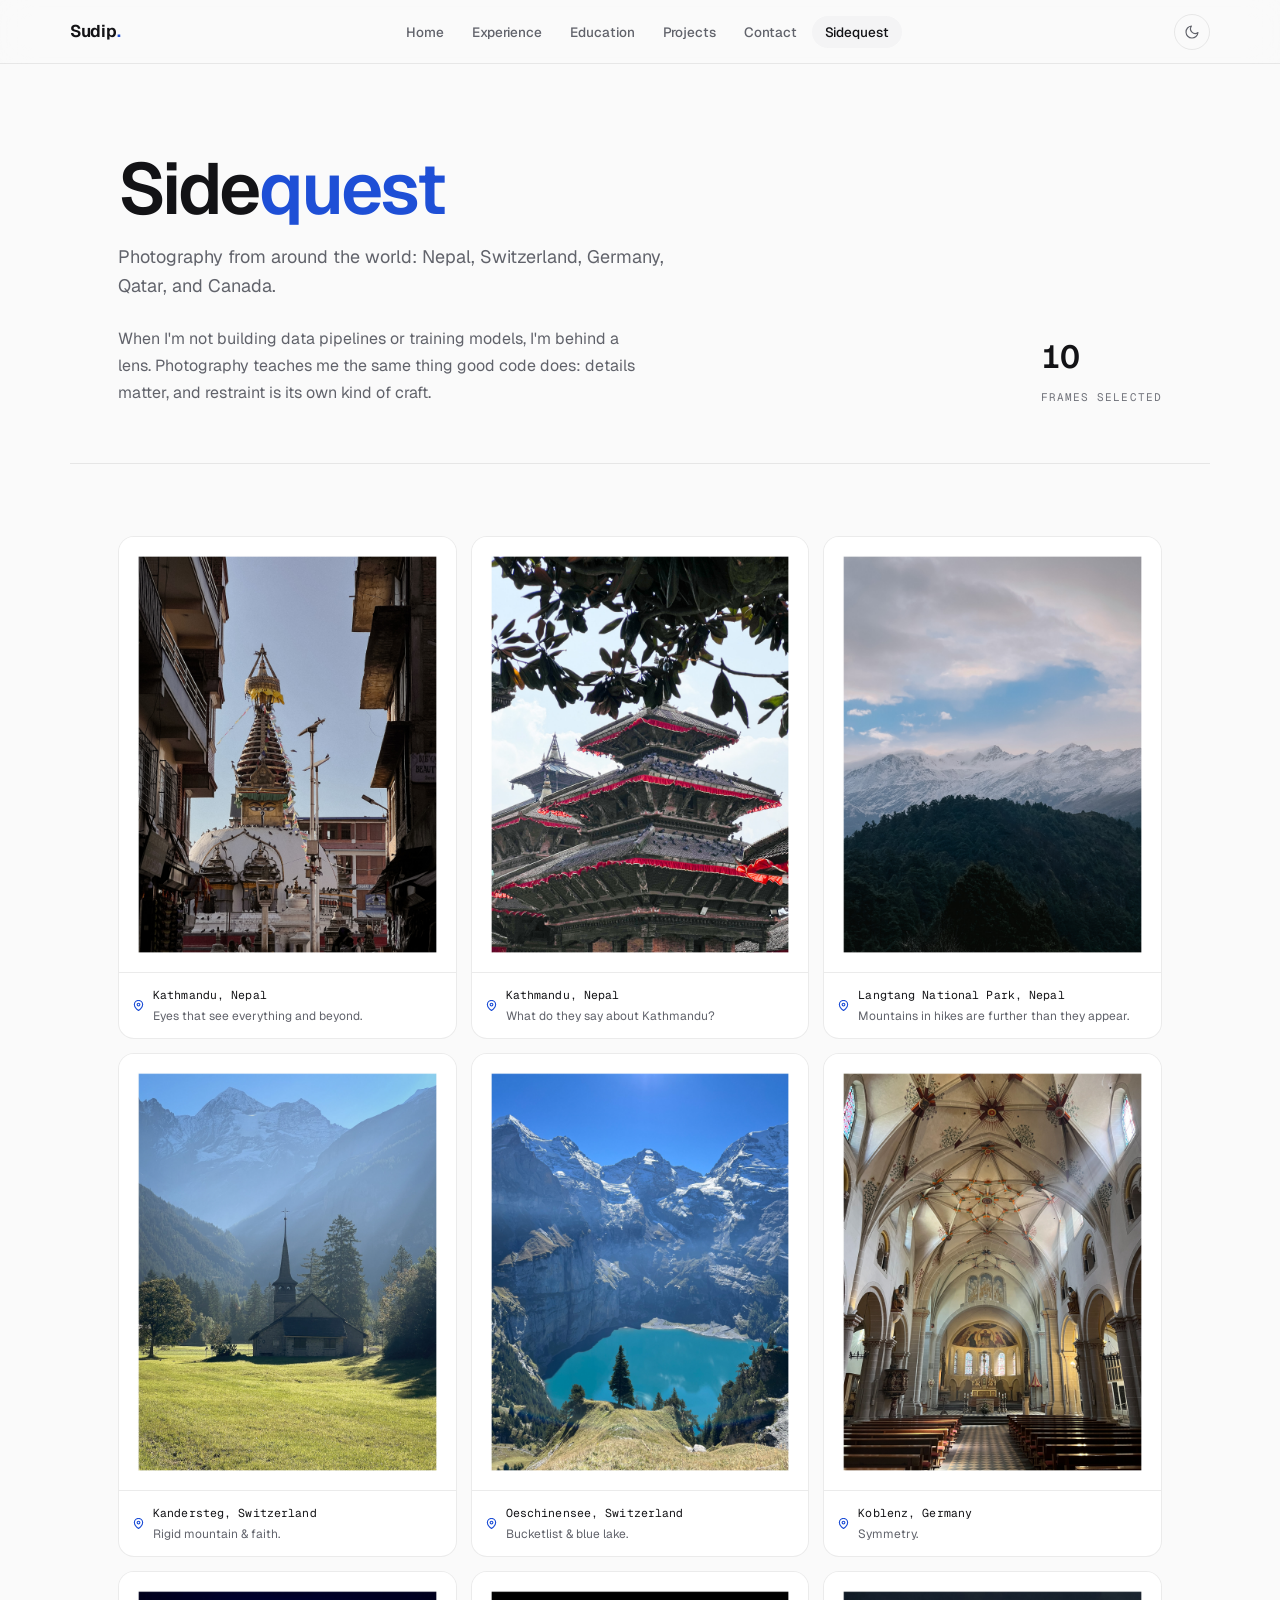
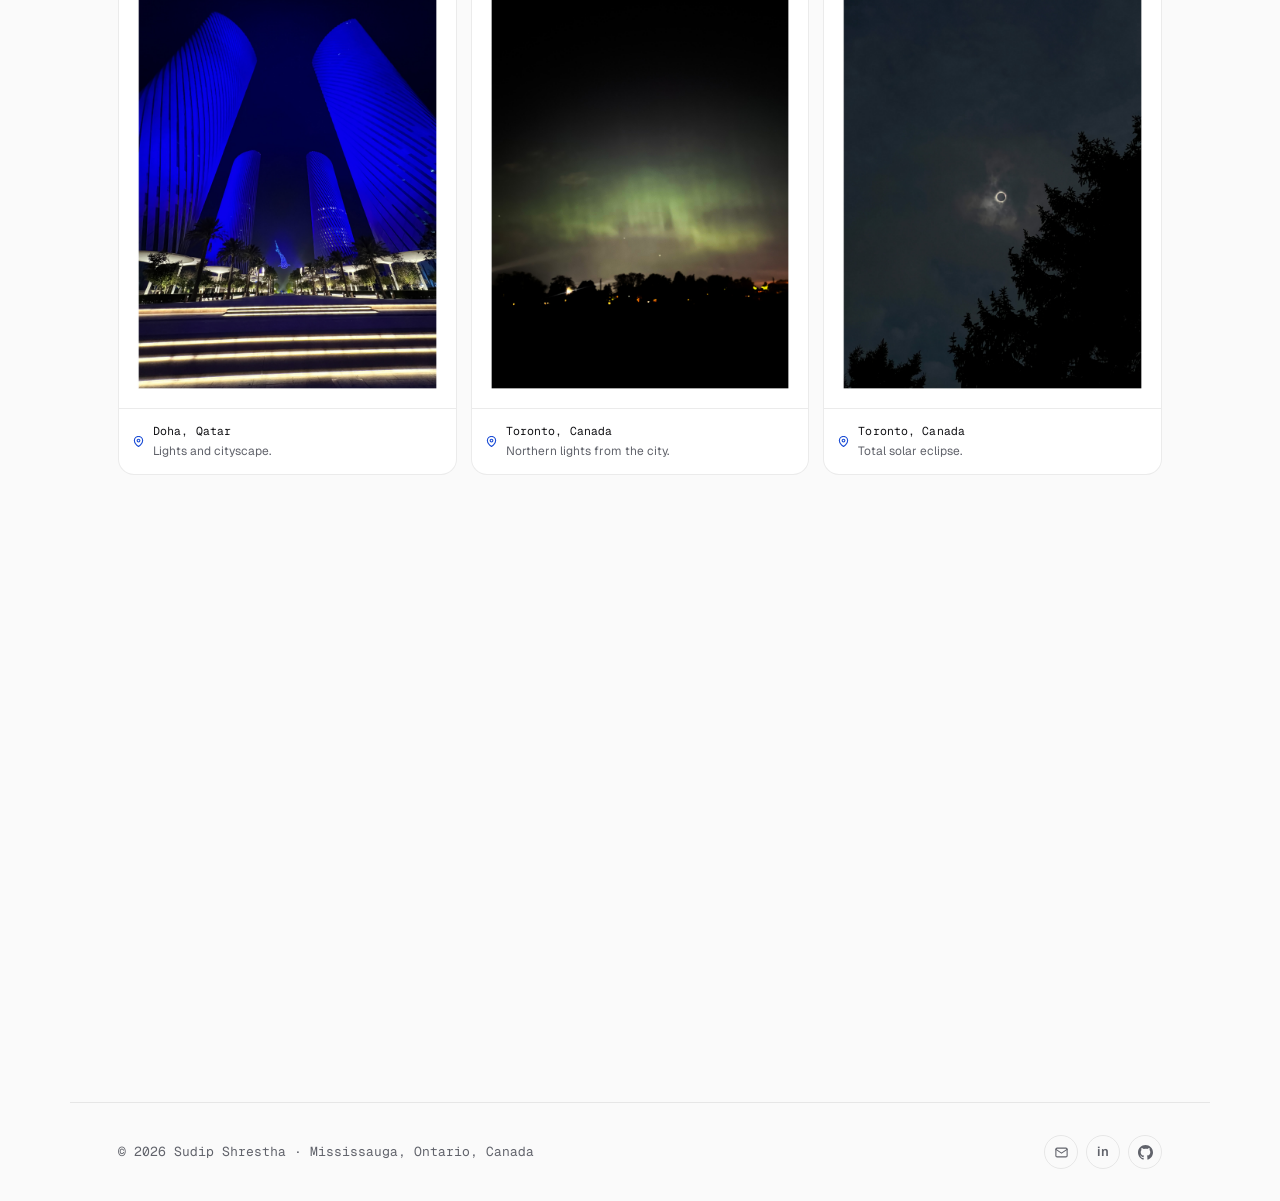
<file: sidequest.html>
<!DOCTYPE html>
<html lang="en">
<head>
  <meta charset="UTF-8" />
  <meta name="viewport" content="width=device-width, initial-scale=1.0, viewport-fit=cover" />
  <title>Sidequest - Sudip Shrestha</title>
  <meta name="description" content="Photography by Sudip Shrestha - frames from Nepal, Switzerland, Germany, Qatar, and Canada." />
  <link rel="canonical" href="https://sudip70.github.io/sidequest.html" />
  <link rel="preconnect" href="https://fonts.googleapis.com" />
  <link rel="preconnect" href="https://fonts.gstatic.com" crossorigin />
  <link rel="stylesheet" href="https://fonts.googleapis.com/css2?family=Geist:wght@400;500;600;700&family=Geist+Mono:wght@400;500&display=swap" />
  <link rel="icon" type="image/svg+xml" href="images/logo.svg" />
  <link rel="stylesheet" href="style.css" />
  <script src="theme.js"></script>
  <script defer src="https://cloud.umami.is/script.js" data-website-id="39a871e4-0554-4159-bb8d-2d2ced68bd07"></script>
</head>
<body>
  <div class="nav-drawer-backdrop" id="nav-backdrop" onclick="closeDrawer()" aria-hidden="true" hidden></div>
  <div class="nav-drawer" id="nav-drawer" aria-hidden="true" hidden>
    <div class="nav-drawer-close"><span>Navigation</span></div>
    <ul class="nav-drawer-links">
      <li><a href="index.html">Home</a></li>
      <li><a href="experience.html">Experience</a></li>
      <li><a href="education.html">Education</a></li>
      <li><a href="projects.html">Projects</a></li>
      <li><a href="contact.html">Contact</a></li>
      <li><a href="sidequest.html" class="active">Sidequest</a></li>
    </ul>
  </div>

  <nav>
    <div class="nav-inner">
      <a class="nav-logo" href="index.html">
        Sudip<span>.</span>
      </a>
      <ul class="nav-links">
        <li><a href="index.html">Home</a></li>
        <li><a href="experience.html">Experience</a></li>
        <li><a href="education.html">Education</a></li>
        <li><a href="projects.html">Projects</a></li>
        <li><a href="contact.html">Contact</a></li>
        <li><a href="sidequest.html" class="active">Sidequest</a></li>
      </ul>
      <div class="nav-actions">
        <button class="theme-toggle" id="theme-toggle" onclick="toggleTheme()" aria-label="Toggle theme"></button>
        <button class="nav-menu-btn" id="nav-menu-btn" type="button" onclick="toggleDrawer()" aria-label="Toggle menu" aria-controls="nav-drawer" aria-expanded="false">
          <span class="hamburger"></span>
        </button>
      </div>
    </div>
  </nav>

  <div class="page">

    <div class="page-header narrow-bottom">
      <h1 class="fade-up d2">Side<em>quest</em></h1>
      <p class="page-subtitle fade-up d3">Photography from around the world: Nepal, Switzerland, Germany, Qatar, and Canada.</p>
    </div>

    <div class="page-intro fade-up d3">
      <p>When I'm not building data pipelines or training models, I'm behind a lens. Photography teaches me the same thing good code does: details matter, and restraint is its own kind of craft.</p>
      <div class="shot-count">
        <span id="shot-count-value">0</span>
        frames selected
      </div>
    </div>

    <!-- ── GALLERY · order: Nepal → Swiss → Germany → Qatar → Canada ── -->
    <div class="gallery-wrap">
      <div class="masonry">

        <div class="photo-item fade-up d1" onclick="openLightbox(0)" onkeydown="handlePhotoKey(event, 0)" role="button" tabindex="0" aria-label="Open photo from Kathmandu, Nepal">
          <img class="photo-img" src="images/kathmandu1.jpg" alt="Kathmandu, Nepal" loading="lazy" />
          <div class="photo-overlay"><span class="overlay-tag"><svg viewBox="0 0 24 24" fill="none" stroke="currentColor" stroke-width="2.5"><path d="M21 10c0 7-9 13-9 13s-9-6-9-13a9 9 0 0 1 18 0z"/><circle cx="12" cy="10" r="3"/></svg>Kathmandu, Nepal</span></div>
          <div class="photo-caption">
            <svg class="pin-icon" viewBox="0 0 24 24" fill="none" stroke="currentColor" stroke-width="2.5"><path d="M21 10c0 7-9 13-9 13s-9-6-9-13a9 9 0 0 1 18 0z"/><circle cx="12" cy="10" r="3"/></svg>
            <span class="caption-text"><span class="caption-location">Kathmandu, Nepal</span><span class="caption-note">Eyes that see everything and beyond.</span></span>
          </div>
        </div>

        <div class="photo-item fade-up d2" onclick="openLightbox(1)" onkeydown="handlePhotoKey(event, 1)" role="button" tabindex="0" aria-label="Open photo from Kathmandu, Nepal">
          <img class="photo-img" src="images/kathmandu2.jpg" alt="Kathmandu, Nepal" loading="lazy" />
          <div class="photo-overlay"><span class="overlay-tag"><svg viewBox="0 0 24 24" fill="none" stroke="currentColor" stroke-width="2.5"><path d="M21 10c0 7-9 13-9 13s-9-6-9-13a9 9 0 0 1 18 0z"/><circle cx="12" cy="10" r="3"/></svg>Kathmandu, Nepal</span></div>
          <div class="photo-caption">
            <svg class="pin-icon" viewBox="0 0 24 24" fill="none" stroke="currentColor" stroke-width="2.5"><path d="M21 10c0 7-9 13-9 13s-9-6-9-13a9 9 0 0 1 18 0z"/><circle cx="12" cy="10" r="3"/></svg>
            <span class="caption-text"><span class="caption-location">Kathmandu, Nepal</span><span class="caption-note">What do they say about Kathmandu?</span></span>
          </div>
        </div>

        <div class="photo-item fade-up d3" onclick="openLightbox(2)" onkeydown="handlePhotoKey(event, 2)" role="button" tabindex="0" aria-label="Open photo from Langtang National Park, Nepal">
          <img class="photo-img" src="images/langtang.jpg" alt="Langtang National Park, Nepal" loading="lazy" />
          <div class="photo-overlay"><span class="overlay-tag"><svg viewBox="0 0 24 24" fill="none" stroke="currentColor" stroke-width="2.5"><path d="M21 10c0 7-9 13-9 13s-9-6-9-13a9 9 0 0 1 18 0z"/><circle cx="12" cy="10" r="3"/></svg>Langtang National Park, Nepal</span></div>
          <div class="photo-caption">
            <svg class="pin-icon" viewBox="0 0 24 24" fill="none" stroke="currentColor" stroke-width="2.5"><path d="M21 10c0 7-9 13-9 13s-9-6-9-13a9 9 0 0 1 18 0z"/><circle cx="12" cy="10" r="3"/></svg>
            <span class="caption-text"><span class="caption-location">Langtang National Park, Nepal</span><span class="caption-note">Mountains in hikes are further than they appear.</span></span>
          </div>
        </div>

        <div class="photo-item fade-up d4" onclick="openLightbox(3)" onkeydown="handlePhotoKey(event, 3)" role="button" tabindex="0" aria-label="Open photo from Kandersteg, Switzerland">
          <img class="photo-img" src="images/swiss1.jpg" alt="Kandersteg, Switzerland" loading="lazy" />
          <div class="photo-overlay"><span class="overlay-tag"><svg viewBox="0 0 24 24" fill="none" stroke="currentColor" stroke-width="2.5"><path d="M21 10c0 7-9 13-9 13s-9-6-9-13a9 9 0 0 1 18 0z"/><circle cx="12" cy="10" r="3"/></svg>Kandersteg, Switzerland</span></div>
          <div class="photo-caption">
            <svg class="pin-icon" viewBox="0 0 24 24" fill="none" stroke="currentColor" stroke-width="2.5"><path d="M21 10c0 7-9 13-9 13s-9-6-9-13a9 9 0 0 1 18 0z"/><circle cx="12" cy="10" r="3"/></svg>
            <span class="caption-text"><span class="caption-location">Kandersteg, Switzerland</span><span class="caption-note">Rigid mountain &amp; faith.</span></span>
          </div>
        </div>

        <div class="photo-item fade-up d5" onclick="openLightbox(4)" onkeydown="handlePhotoKey(event, 4)" role="button" tabindex="0" aria-label="Open photo from Oeschinensee, Switzerland">
          <img class="photo-img" src="images/swiss2.jpg" alt="Oeschinensee, Switzerland" loading="lazy" />
          <div class="photo-overlay"><span class="overlay-tag"><svg viewBox="0 0 24 24" fill="none" stroke="currentColor" stroke-width="2.5"><path d="M21 10c0 7-9 13-9 13s-9-6-9-13a9 9 0 0 1 18 0z"/><circle cx="12" cy="10" r="3"/></svg>Oeschinensee, Switzerland</span></div>
          <div class="photo-caption">
            <svg class="pin-icon" viewBox="0 0 24 24" fill="none" stroke="currentColor" stroke-width="2.5"><path d="M21 10c0 7-9 13-9 13s-9-6-9-13a9 9 0 0 1 18 0z"/><circle cx="12" cy="10" r="3"/></svg>
            <span class="caption-text"><span class="caption-location">Oeschinensee, Switzerland</span><span class="caption-note">Bucketlist &amp; blue lake.</span></span>
          </div>
        </div>

        <div class="photo-item fade-up d1" onclick="openLightbox(5)" onkeydown="handlePhotoKey(event, 5)" role="button" tabindex="0" aria-label="Open photo from Koblenz, Germany">
          <img class="photo-img" src="images/germany.jpg" alt="Koblenz, Germany" loading="lazy" />
          <div class="photo-overlay"><span class="overlay-tag"><svg viewBox="0 0 24 24" fill="none" stroke="currentColor" stroke-width="2.5"><path d="M21 10c0 7-9 13-9 13s-9-6-9-13a9 9 0 0 1 18 0z"/><circle cx="12" cy="10" r="3"/></svg>Koblenz, Germany</span></div>
          <div class="photo-caption">
            <svg class="pin-icon" viewBox="0 0 24 24" fill="none" stroke="currentColor" stroke-width="2.5"><path d="M21 10c0 7-9 13-9 13s-9-6-9-13a9 9 0 0 1 18 0z"/><circle cx="12" cy="10" r="3"/></svg>
            <span class="caption-text"><span class="caption-location">Koblenz, Germany</span><span class="caption-note">Symmetry.</span></span>
          </div>
        </div>

        <div class="photo-item fade-up d2" onclick="openLightbox(6)" onkeydown="handlePhotoKey(event, 6)" role="button" tabindex="0" aria-label="Open photo from Doha, Qatar">
          <img class="photo-img" src="images/qatar.jpg" alt="Doha, Qatar" loading="lazy" />
          <div class="photo-overlay"><span class="overlay-tag"><svg viewBox="0 0 24 24" fill="none" stroke="currentColor" stroke-width="2.5"><path d="M21 10c0 7-9 13-9 13s-9-6-9-13a9 9 0 0 1 18 0z"/><circle cx="12" cy="10" r="3"/></svg>Doha, Qatar</span></div>
          <div class="photo-caption">
            <svg class="pin-icon" viewBox="0 0 24 24" fill="none" stroke="currentColor" stroke-width="2.5"><path d="M21 10c0 7-9 13-9 13s-9-6-9-13a9 9 0 0 1 18 0z"/><circle cx="12" cy="10" r="3"/></svg>
            <span class="caption-text"><span class="caption-location">Doha, Qatar</span><span class="caption-note">Lights and cityscape.</span></span>
          </div>
        </div>

        <div class="photo-item fade-up d3" onclick="openLightbox(7)" onkeydown="handlePhotoKey(event, 7)" role="button" tabindex="0" aria-label="Open photo from Toronto, Canada">
          <img class="photo-img" src="images/canada1.jpg" alt="Toronto, Canada" loading="lazy" />
          <div class="photo-overlay"><span class="overlay-tag"><svg viewBox="0 0 24 24" fill="none" stroke="currentColor" stroke-width="2.5"><path d="M21 10c0 7-9 13-9 13s-9-6-9-13a9 9 0 0 1 18 0z"/><circle cx="12" cy="10" r="3"/></svg>Toronto, Canada</span></div>
          <div class="photo-caption">
            <svg class="pin-icon" viewBox="0 0 24 24" fill="none" stroke="currentColor" stroke-width="2.5"><path d="M21 10c0 7-9 13-9 13s-9-6-9-13a9 9 0 0 1 18 0z"/><circle cx="12" cy="10" r="3"/></svg>
            <span class="caption-text"><span class="caption-location">Toronto, Canada</span><span class="caption-note">Northern lights from the city.</span></span>
          </div>
        </div>

        <div class="photo-item fade-up d4" onclick="openLightbox(8)" onkeydown="handlePhotoKey(event, 8)" role="button" tabindex="0" aria-label="Open photo from Toronto, Canada">
          <img class="photo-img" src="images/canada2.jpg" alt="Toronto, Canada" loading="lazy" />
          <div class="photo-overlay"><span class="overlay-tag"><svg viewBox="0 0 24 24" fill="none" stroke="currentColor" stroke-width="2.5"><path d="M21 10c0 7-9 13-9 13s-9-6-9-13a9 9 0 0 1 18 0z"/><circle cx="12" cy="10" r="3"/></svg>Toronto, Canada</span></div>
          <div class="photo-caption">
            <svg class="pin-icon" viewBox="0 0 24 24" fill="none" stroke="currentColor" stroke-width="2.5"><path d="M21 10c0 7-9 13-9 13s-9-6-9-13a9 9 0 0 1 18 0z"/><circle cx="12" cy="10" r="3"/></svg>
            <span class="caption-text"><span class="caption-location">Toronto, Canada</span><span class="caption-note">Total solar eclipse.</span></span>
          </div>
        </div>

        <div class="photo-item fade-up d5" onclick="openLightbox(9)" onkeydown="handlePhotoKey(event, 9)" role="button" tabindex="0" aria-label="Open photo from Toronto, Canada">
          <img class="photo-img" src="images/canada3.jpg" alt="Toronto, Canada" loading="lazy" />
          <div class="photo-overlay"><span class="overlay-tag"><svg viewBox="0 0 24 24" fill="none" stroke="currentColor" stroke-width="2.5"><path d="M21 10c0 7-9 13-9 13s-9-6-9-13a9 9 0 0 1 18 0z"/><circle cx="12" cy="10" r="3"/></svg>Toronto, Canada</span></div>
          <div class="photo-caption">
            <svg class="pin-icon" viewBox="0 0 24 24" fill="none" stroke="currentColor" stroke-width="2.5"><path d="M21 10c0 7-9 13-9 13s-9-6-9-13a9 9 0 0 1 18 0z"/><circle cx="12" cy="10" r="3"/></svg>
            <span class="caption-text"><span class="caption-location">Toronto, Canada</span><span class="caption-note">Engineering and the pinnacle of motorsports.</span></span>
          </div>
        </div>

      </div><!-- /masonry -->
    </div>

    <footer>
      <span>&copy; 2026 Sudip Shrestha &middot; Mississauga, Ontario, Canada</span>
      <div class="footer-links">
        <a class="footer-link" href="mailto:sudipshrestha.ca@gmail.com" aria-label="Email">
          <svg viewBox="0 0 24 24" fill="none" stroke="currentColor" stroke-width="1.75" stroke-linecap="round" stroke-linejoin="round"><rect x="3" y="5" width="18" height="14" rx="2"/><path d="m3 7 9 6 9-6"/></svg>
        </a>
        <a class="footer-link" href="https://www.linkedin.com/in/sudipshrestha-58/" target="_blank" rel="noopener" aria-label="LinkedIn">in</a>
        <a class="footer-link" href="https://github.com/sudip70" target="_blank" rel="noopener" aria-label="GitHub">
          <svg viewBox="0 0 24 24" fill="currentColor"><path d="M12 0C5.374 0 0 5.373 0 12c0 5.302 3.438 9.8 8.207 11.387.599.111.793-.261.793-.577v-2.234c-3.338.726-4.033-1.416-4.033-1.416-.546-1.387-1.333-1.756-1.333-1.756-1.089-.745.083-.729.083-.729 1.205.084 1.839 1.237 1.839 1.237 1.07 1.834 2.807 1.304 3.492.997.107-.775.418-1.305.762-1.604-2.665-.305-5.467-1.334-5.467-5.931 0-1.311.469-2.381 1.236-3.221-.124-.303-.535-1.524.117-3.176 0 0 1.008-.322 3.301 1.23A11.509 11.509 0 0 1 12 5.803c1.02.005 2.047.138 3.006.404 2.291-1.552 3.297-1.23 3.297-1.23.653 1.653.242 2.874.118 3.176.77.84 1.235 1.911 1.235 3.221 0 4.609-2.807 5.624-5.479 5.921.43.372.823 1.102.823 2.222v3.293c0 .319.192.694.801.576C20.566 21.797 24 17.3 24 12c0-6.627-5.373-12-12-12z"/></svg>
        </a>
      </div>
    </footer>
  </div>

  <!-- ── LIGHTBOX ── -->
  <div class="lightbox" id="lightbox" onclick="closeLightboxOnBg(event)" aria-hidden="true" role="dialog" aria-modal="true" aria-labelledby="lb-location" aria-describedby="lb-note">
    <div class="lightbox-inner">
      <button class="lb-close" type="button" onclick="closeLightbox()" aria-label="Close photo viewer"><svg viewBox="0 0 24 24" fill="none" stroke="currentColor" stroke-width="2" stroke-linecap="round" stroke-linejoin="round"><path d="M18 6 6 18M6 6l12 12"/></svg></button>
      <button class="lb-nav lb-prev" type="button" onclick="navLightbox(-1)" aria-label="Previous photo"><svg viewBox="0 0 24 24" fill="none" stroke="currentColor" stroke-width="2" stroke-linecap="round" stroke-linejoin="round"><path d="m15 18-6-6 6-6"/></svg></button>
      <button class="lb-nav lb-next" type="button" onclick="navLightbox(1)" aria-label="Next photo"><svg viewBox="0 0 24 24" fill="none" stroke="currentColor" stroke-width="2" stroke-linecap="round" stroke-linejoin="round"><path d="m9 18 6-6-6-6"/></svg></button>
      <div class="lb-img-wrap">
        <img id="lb-img" alt="" />
      </div>
      <div class="lb-meta">
        <div class="lb-location" id="lb-location"></div>
        <div class="lb-note"     id="lb-note"></div>
        <div class="lb-counter"  id="lb-counter"></div>
      </div>
    </div>
  </div>

  <script>
    const photos = [
      { src: "images/kathmandu1.jpg", location: "Kathmandu, Nepal",              note: "Eyes that see everything and beyond."             },
      { src: "images/kathmandu2.jpg", location: "Kathmandu, Nepal",              note: "What do they say about Kathmandu?"                },
      { src: "images/langtang.jpg",   location: "Langtang National Park, Nepal", note: "Mountains in hikes are further than they appear." },
      { src: "images/swiss1.jpg",     location: "Kandersteg, Switzerland",       note: "Rigid mountain & faith."                          },
      { src: "images/swiss2.jpg",     location: "Oeschinensee, Switzerland",     note: "Bucketlist & blue lake."                          },
      { src: "images/germany.jpg",    location: "Koblenz, Germany",              note: "Symmetry."                                        },
      { src: "images/qatar.jpg",      location: "Doha, Qatar",                   note: "Lights and cityscape."                            },
      { src: "images/canada1.jpg",    location: "Toronto, Canada",               note: "Northern lights from the city."                   },
      { src: "images/canada2.jpg",    location: "Toronto, Canada",               note: "Total solar eclipse."                             },
      { src: "images/canada3.jpg",    location: "Toronto, Canada",               note: "Engineering and the pinnacle of motorsports."     },
    ];

    document.getElementById('shot-count-value').textContent = photos.length;

    const lightbox = document.getElementById('lightbox');
    const lightboxCloseButton = lightbox.querySelector('.lb-close');
    let lastPhotoTrigger = null;
    let current = 0;

    function openLightbox(idx) {
      current = idx;
      lastPhotoTrigger = document.activeElement;
      render();
      lightbox.classList.add('open');
      lightbox.setAttribute('aria-hidden', 'false');
      document.body.style.overflow = 'hidden';
      requestAnimationFrame(() => lightboxCloseButton.focus());
    }

    function handlePhotoKey(event, idx) {
      if (event.key === 'Enter' || event.key === ' ') {
        event.preventDefault();
        openLightbox(idx);
      }
    }

    function closeLightbox() {
      lightbox.classList.remove('open');
      lightbox.setAttribute('aria-hidden', 'true');
      document.body.style.overflow = '';
      lastPhotoTrigger?.focus();
    }

    function closeLightboxOnBg(e) {
      if (e.target === lightbox) closeLightbox();
    }

    function navLightbox(dir) {
      current = (current + dir + photos.length) % photos.length;
      render();
    }

    function render() {
      const p = photos[current];
      const img = document.getElementById('lb-img');
      img.src = p.src;
      img.alt = p.location;
      document.getElementById('lb-location').innerHTML = `
        <svg viewBox="0 0 24 24" fill="none" stroke="currentColor" stroke-width="2.5" style="opacity:.65">
          <path d="M21 10c0 7-9 13-9 13s-9-6-9-13a9 9 0 0 1 18 0z"/>
          <circle cx="12" cy="10" r="3"/>
        </svg>${p.location}`;
      document.getElementById('lb-note').textContent    = p.note;
      document.getElementById('lb-counter').textContent = `${current + 1} / ${photos.length}`;
    }

    function trapLightboxFocus(event) {
      if (event.key !== 'Tab') return;

      const focusable = Array.from(lightbox.querySelectorAll('button:not([disabled])'))
        .filter(element => !element.hasAttribute('hidden') && element.offsetParent !== null);

      if (!focusable.length) return;

      const first = focusable[0];
      const last = focusable[focusable.length - 1];

      if (event.shiftKey && document.activeElement === first) {
        event.preventDefault();
        last.focus();
      } else if (!event.shiftKey && document.activeElement === last) {
        event.preventDefault();
        first.focus();
      }
    }

    document.addEventListener('keydown', e => {
      if (!lightbox.classList.contains('open')) return;
      trapLightboxFocus(e);
      if (e.key === 'ArrowRight') navLightbox(1);
      if (e.key === 'ArrowLeft')  navLightbox(-1);
      if (e.key === 'Escape')     closeLightbox();
    });
  </script>
</body>
</html>
</file>
<file: style.css>
/* ═══════════════════════════════════════════════════════════════
   SUDIP SHRESTHA - PORTFOLIO
   Quiet Precision · cool neutrals · single cobalt accent · Geist
   Vanilla CSS · light + dark themes

   Shape system (one rule, applied everywhere):
   - interactive elements (buttons, tags, filters, pills) = full pill
   - cards / panels / media frames = 16px
   - small insets (inputs, icon boxes, thumbnails)        = 10px
═══════════════════════════════════════════════════════════════ */

*, *::before, *::after { box-sizing: border-box; margin: 0; padding: 0; }

/* ── LIGHT THEME (default) ──────────────────────────────────── */
:root, [data-theme="light"] {
  --bg:          #fafafa;
  --bg-2:        #f4f4f5;
  --surface:     #ffffff;
  --surface-2:   #f4f4f5;
  --line:        rgba(9,9,11,0.08);
  --line-2:      rgba(9,9,11,0.16);
  --accent:      #1e4fd6;
  --accent-soft: rgba(30,79,214,0.07);
  --accent-line: rgba(30,79,214,0.32);
  --on-accent:   #ffffff;
  --text:        #3f3f46;
  --muted:       #61636b;
  --faint:       #71737b;
  --heading:     #131316;
  --nav-bg:      rgba(250,250,250,0.84);
  --shadow:      0 18px 44px -24px rgba(9,9,11,0.22);

  --nav-h: 64px;
  --max:   1140px;
  --r-sm:  10px;
  --r-lg:  16px;
  --ease:  cubic-bezier(0.22, 1, 0.36, 1);

  --font-sans: 'Geist', -apple-system, 'Segoe UI', system-ui, sans-serif;
  --font-mono: 'Geist Mono', ui-monospace, 'SF Mono', monospace;
}

/* ── DARK THEME ─────────────────────────────────────────────── */
[data-theme="dark"] {
  --bg:          #0b0c0e;
  --bg-2:        #101114;
  --surface:     #131418;
  --surface-2:   #1a1b20;
  --line:        rgba(255,255,255,0.08);
  --line-2:      rgba(255,255,255,0.15);
  --accent:      #8caaff;
  --accent-soft: rgba(140,170,255,0.10);
  --accent-line: rgba(140,170,255,0.34);
  --on-accent:   #0b0c0e;
  --text:        #cfd0d6;
  --muted:       #9b9da6;
  --faint:       #84868f;
  --heading:     #f4f5f7;
  --nav-bg:      rgba(11,12,14,0.76);
  --shadow:      0 22px 52px -26px rgba(0,0,0,0.65);
}

html { scroll-behavior: smooth; -webkit-text-size-adjust: 100%; }

body {
  background: var(--bg);
  color: var(--text);
  font-family: var(--font-sans);
  font-size: 16px;
  line-height: 1.7;
  min-height: 100dvh;
  -webkit-font-smoothing: antialiased;
  text-rendering: optimizeLegibility;
  overflow-x: hidden;
}

::selection { background: var(--accent); color: var(--on-accent); }

:where(a, button, [role="button"]):focus-visible {
  outline: 2px solid var(--accent);
  outline-offset: 3px;
}

/* Theme transition on color-bearing surfaces only (no layout props) */
body, nav, footer, .nav-logo, .nav-links a, .nav-drawer, .nav-drawer-links a,
.card, .stat-row, .lane, .proj-card, .icon-box, .tag, .t, .btn, .footer-link,
.theme-toggle, .nav-menu-btn, .filter-btn, .proj-links a, .proj-links button,
.contact-form, .contact-item, .form-group input, .form-group textarea,
.form-group select, .photo-item, .photo-caption, .overlay-tag, .edu-card,
.course-card, .research-card, .skill-group, .pub-link, .chip, .sk {
  transition: background-color 0.3s var(--ease), border-color 0.3s var(--ease),
              color 0.18s var(--ease);
}

/* ── TYPE SCALE ─────────────────────────────────────────────── */
h1 {
  font-family: var(--font-sans);
  font-weight: 600;
  font-size: clamp(42px, 6.8vw, 80px);
  line-height: 1.02;
  letter-spacing: -0.035em;
  color: var(--heading);
  text-wrap: balance;
}
h2 {
  font-family: var(--font-sans);
  font-weight: 600;
  font-size: clamp(28px, 4vw, 44px);
  line-height: 1.1;
  letter-spacing: -0.025em;
  color: var(--heading);
  text-wrap: balance;
}
h3 {
  font-family: var(--font-sans);
  font-weight: 600;
  font-size: 19px;
  letter-spacing: -0.012em;
  color: var(--heading);
  text-wrap: balance;
}
/* Emphasis inside headings: same family, accent color, no synthetic italics */
em, .accent-em { font-style: normal; color: var(--accent); }
p { color: var(--text); text-wrap: pretty; }
a { color: inherit; }

/* ── LAYOUT PRIMITIVES ──────────────────────────────────────── */
.page { padding-top: var(--nav-h); }

.wrap, section, .page-header, .contact-layout, .edu-section, .course-section,
.research-section, .timeline-section, .skills-section, .page-intro,
.gallery-wrap, .projects-wrap {
  max-width: var(--max);
  margin-inline: auto;
  padding-inline: clamp(20px, 5vw, 48px);
}

section { padding-block: clamp(56px, 8vw, 104px); }
.flush-top { padding-top: 0; }

.rule { border: 0; border-top: 1px solid var(--line); }

/* Section divider: single hairline rule above each section heading */
.sec-head {
  height: 1px;
  background: var(--line);
  margin-bottom: clamp(28px, 4vw, 44px);
}
.sec-head > * { display: none; }

.section-label {
  display: inline-block;
  font-family: var(--font-mono);
  font-size: 11px;
  letter-spacing: 0.16em;
  text-transform: uppercase;
  color: var(--faint);
  margin-bottom: 14px;
}

/* ── NAV ────────────────────────────────────────────────────── */
nav {
  position: fixed; inset: 0 0 auto 0; z-index: 100;
  height: var(--nav-h);
  display: flex; align-items: center;
  padding-inline: clamp(20px, 5vw, 48px);
  background: var(--nav-bg);
  backdrop-filter: blur(16px) saturate(1.3);
  -webkit-backdrop-filter: blur(16px) saturate(1.3);
  border-bottom: 1px solid var(--line);
}
.nav-inner {
  max-width: var(--max); width: 100%; margin-inline: auto;
  display: flex; align-items: center; justify-content: space-between;
}
.nav-logo {
  display: inline-flex; align-items: center; gap: 1px;
  font-family: var(--font-sans);
  font-size: 17px;
  font-weight: 650;
  color: var(--heading);
  text-decoration: none;
  letter-spacing: -0.02em;
}
.nav-logo span { color: var(--accent); }

.nav-links { display: flex; gap: 2px; list-style: none; }
.nav-links a {
  position: relative;
  font-family: var(--font-sans);
  font-size: 13.5px;
  font-weight: 500;
  color: var(--muted);
  text-decoration: none;
  padding: 7px 13px;
  border-radius: 999px;
  letter-spacing: -0.005em;
}
.nav-links a:hover { color: var(--heading); }
.nav-links a.active { color: var(--heading); background: var(--surface-2); }

.nav-actions { display: flex; align-items: center; gap: 8px; }

.theme-toggle, .nav-menu-btn {
  width: 36px; height: 36px;
  border-radius: 999px;
  border: 1px solid var(--line);
  background: transparent;
  color: var(--muted);
  cursor: pointer;
  display: flex; align-items: center; justify-content: center;
  flex-shrink: 0;
  transition: background-color 0.2s var(--ease), border-color 0.2s var(--ease),
              color 0.18s var(--ease), transform 0.12s var(--ease);
}
.theme-toggle:hover, .nav-menu-btn:hover {
  border-color: var(--line-2); color: var(--heading); background: var(--surface-2);
}
.theme-toggle:active, .nav-menu-btn:active { transform: scale(0.92); }
.nav-menu-btn { display: none; flex-direction: column; gap: 5px; padding: 0; }

/* Hamburger */
.hamburger, .hamburger::before, .hamburger::after {
  display: block; width: 15px; height: 1.5px;
  background: currentColor; border-radius: 2px; position: relative;
  transition: transform 0.28s var(--ease), opacity 0.2s var(--ease);
}
.hamburger::before, .hamburger::after { content: ''; position: absolute; left: 0; }
.hamburger::before { top: -5px; }
.hamburger::after  { top: 5px; }
.nav-menu-btn.open .hamburger { background: transparent; }
.nav-menu-btn.open .hamburger::before { transform: rotate(45deg) translate(3.5px, 3.5px); }
.nav-menu-btn.open .hamburger::after  { transform: rotate(-45deg) translate(3.5px, -3.5px); }

/* Mobile drawer */
.nav-drawer-backdrop { display: none; position: fixed; inset: 0; z-index: 149; background: transparent; }
.nav-drawer {
  position: fixed; top: calc(var(--nav-h) + 8px); right: 16px; z-index: 150;
  width: 230px;
  background: var(--surface);
  border: 1px solid var(--line-2);
  border-radius: var(--r-lg);
  box-shadow: var(--shadow);
  padding: 8px;
  opacity: 0; transform: scale(0.96) translateY(-8px); transform-origin: top right;
  pointer-events: none;
  transition: opacity 0.22s var(--ease), transform 0.22s var(--ease);
}
.nav-drawer.open { opacity: 1; transform: scale(1) translateY(0); pointer-events: auto; }
.nav-drawer-close { padding: 6px 8px 8px 12px; margin-bottom: 4px; border-bottom: 1px solid var(--line); }
.nav-drawer-close span {
  font-family: var(--font-mono); font-size: 10px; letter-spacing: 0.14em;
  text-transform: uppercase; color: var(--faint);
}
.nav-drawer-links { list-style: none; display: flex; flex-direction: column; gap: 2px; padding-top: 6px; }
.nav-drawer-links a {
  display: block; font-family: var(--font-sans); font-size: 14px; font-weight: 500;
  color: var(--muted); text-decoration: none; padding: 10px 12px; border-radius: var(--r-sm);
}
.nav-drawer-links a:hover, .nav-drawer-links a.active { color: var(--heading); background: var(--surface-2); }

/* ── BUTTONS ────────────────────────────────────────────────── */
.btn {
  display: inline-flex; align-items: center; gap: 9px;
  font-family: var(--font-sans);
  font-size: 14px; font-weight: 500;
  padding: 12px 22px;
  border-radius: 999px;
  text-decoration: none;
  border: 1px solid transparent;
  cursor: pointer;
  transition: transform 0.25s var(--ease), background-color 0.25s var(--ease),
              border-color 0.25s var(--ease), color 0.25s var(--ease),
              box-shadow 0.25s var(--ease);
  will-change: transform;
}
.btn svg { width: 16px; height: 16px; flex-shrink: 0; }
.btn-primary { background: var(--accent); color: var(--on-accent); }
.btn-primary:hover { filter: brightness(1.07); }
.btn-primary:active { transform: scale(0.97); }
.btn-outline { background: transparent; color: var(--text); border-color: var(--line-2); }
.btn-outline:hover { border-color: var(--accent-line); color: var(--heading); background: var(--surface); }
.btn-outline:active { transform: scale(0.97); }
.btn .arr { transition: transform 0.18s var(--ease); }
.btn:hover .arr { transform: translateX(4px); }

/* ── TAGS / CHIPS (single accent) ───────────────────────────── */
.tag, .t {
  display: inline-flex; align-items: center;
  font-family: var(--font-mono);
  font-size: 11px;
  padding: 4px 10px;
  border-radius: 999px;
  background: var(--surface-2);
  color: var(--muted);
  border: 1px solid var(--line);
  letter-spacing: 0.01em;
}
.tag.accent { color: var(--accent); border-color: var(--accent-line); background: var(--accent-soft); }
.t { font-size: 10.5px; padding: 3px 9px; }
/* legacy modifiers collapse to the single neutral chip look */
.tag.blue, .tag.neutral { color: var(--muted); border-color: var(--line); background: var(--surface-2); }

/* ── ICON BOX ───────────────────────────────────────────────── */
.icon-box {
  display: inline-flex; align-items: center; justify-content: center;
  width: 42px; height: 42px;
  border-radius: var(--r-sm);
  background: var(--surface-2);
  border: 1px solid var(--line);
  color: var(--heading);
  flex-shrink: 0;
}
.icon-box svg { width: 20px; height: 20px; }
.icon-box.lg { width: 50px; height: 50px; }
.icon-box.lg svg { width: 24px; height: 24px; }
.icon-box.sm { width: 38px; height: 38px; }
.icon-box.sm svg { width: 18px; height: 18px; }

/* ── STATUS DOT (semantic: availability flag) ───────────────── */
.status-dot {
  width: 7px; height: 7px; border-radius: 50%;
  background: var(--accent);
  box-shadow: 0 0 0 0 var(--accent-line);
  animation: pulse 2.6s var(--ease) infinite;
  flex-shrink: 0;
}
@keyframes pulse {
  0%   { box-shadow: 0 0 0 0 var(--accent-line); }
  70%  { box-shadow: 0 0 0 6px transparent; }
  100% { box-shadow: 0 0 0 0 transparent; }
}

/* ── SCROLL REVEAL ──────────────────────────────────────────── */
/* Default: fully visible. Headless renders, no-JS, hidden tabs, and search bots see content. */
.fade-up { opacity: 1; transform: none; }
[data-anim-ready] .fade-up:not(.visible) { opacity: 0; transform: translateY(22px); }
[data-anim-ready] .fade-up.visible { animation: fadeUp 0.65s var(--ease) forwards; }
@keyframes fadeUp { to { opacity: 1; transform: translateY(0); } }
[data-anim-ready] .fade-up.visible.d1 { animation-delay: 0.04s; }
[data-anim-ready] .fade-up.visible.d2 { animation-delay: 0.10s; }
[data-anim-ready] .fade-up.visible.d3 { animation-delay: 0.16s; }
[data-anim-ready] .fade-up.visible.d4 { animation-delay: 0.22s; }
[data-anim-ready] .fade-up.visible.d5 { animation-delay: 0.28s; }
[data-anim-ready] .fade-up.visible.d6 { animation-delay: 0.34s; }

/* Spotlight hover (cursor-tracked, subtle) */
.spotlight { position: relative; isolation: isolate; }
.spotlight::after {
  content: ''; position: absolute; inset: 0; border-radius: inherit;
  background: radial-gradient(340px circle at var(--mx, 50%) var(--my, 0%),
              var(--accent-soft), transparent 62%);
  opacity: 0; transition: opacity 0.22s var(--ease); pointer-events: none; z-index: 0;
}
.spotlight:hover::after { opacity: 1; }
.spotlight > * { position: relative; z-index: 1; }

/* ═══════════════════════════════════════════════════════════════
   HERO (index)
═══════════════════════════════════════════════════════════════ */
.hero {
  max-width: var(--max); margin-inline: auto;
  padding: clamp(56px, 9vw, 96px) clamp(20px, 5vw, 48px) clamp(44px, 6vw, 72px);
  position: relative;
}
.hero-eyebrow { display: inline-flex; align-items: center; gap: 10px; margin-bottom: 28px; }
.hero-eyebrow span {
  font-family: var(--font-mono); font-size: 12px; color: var(--muted); letter-spacing: 0.04em;
}
.hero h1 { margin-bottom: 24px; }
.hero h1 .line { display: block; }
.hero-sub {
  font-size: clamp(17px, 2vw, 20px);
  color: var(--muted);
  max-width: 580px;
  line-height: 1.6;
  margin-bottom: 36px;
}
.hero-sub strong { color: var(--heading); font-weight: 500; }
.hero-cta { display: flex; gap: 12px; flex-wrap: wrap; }

/* Stack: static chip row (info, not decoration) */
.skills-strip {
  display: flex; align-items: baseline; gap: 20px;
  margin-top: clamp(44px, 6vw, 64px);
  padding-top: 26px;
  border-top: 1px solid var(--line);
}
.skills-strip .skills-lead {
  font-family: var(--font-mono); font-size: 11px; letter-spacing: 0.14em;
  text-transform: uppercase; color: var(--faint);
  flex-shrink: 0;
  padding-top: 5px;
}
.skills-chips { display: flex; flex-wrap: wrap; gap: 8px; }
.skills-chips .sk {
  font-family: var(--font-mono); font-size: 12px; color: var(--muted);
  white-space: nowrap;
  padding: 5px 12px;
  border: 1px solid var(--line);
  border-radius: 999px;
  background: var(--surface);
}
.skills-chips .sk.on { color: var(--heading); border-color: var(--line-2); }

/* ── ABOUT (index) ──────────────────────────────────────────── */
.about-split {
  display: grid; grid-template-columns: 1.05fr 0.95fr; gap: clamp(36px, 6vw, 80px);
  align-items: start;
}
.about-left h2 { margin-bottom: 22px; }
.about-left p { color: var(--muted); margin-bottom: 16px; max-width: 56ch; }
.about-left .about-intro { color: var(--text); }
.about-actions { display: flex; gap: 12px; margin-top: 26px; flex-wrap: wrap; }

.stat-list { display: flex; flex-direction: column; }
.stat-row {
  display: flex; align-items: baseline; gap: 20px;
  padding: 20px 4px;
  border-top: 1px solid var(--line);
}
.stat-row:last-child { border-bottom: 1px solid var(--line); }
.stat-num {
  font-family: var(--font-sans); font-weight: 600;
  font-size: clamp(32px, 4.4vw, 44px);
  letter-spacing: -0.03em;
  font-variant-numeric: tabular-nums;
  line-height: 1; color: var(--heading); flex-shrink: 0; min-width: 3ch;
}
.stat-num .stat-suffix { color: var(--accent); }
.stat-label { font-size: 13.5px; color: var(--muted); line-height: 1.5; }

/* ── CAREER LANES (index): rule-line rows, no boxes ─────────── */
.lane-list { display: flex; flex-direction: column; }
.lane {
  display: grid;
  grid-template-columns: 1fr auto;
  align-items: center; gap: 20px;
  padding: 20px 12px;
  border-top: 1px solid var(--line);
  text-decoration: none;
  position: relative;
}
.lane:last-child { border-bottom: 1px solid var(--line); }
.lane::before {
  content: ''; position: absolute; left: 0; top: 0; bottom: 0; width: 2px;
  background: var(--accent); transform: scaleX(0); transform-origin: left center;
  transition: transform 0.2s var(--ease);
}
.lane:hover { background: var(--surface); }
.lane:hover::before { transform: scaleX(1); }
.lane:hover .lane-role { color: var(--accent); }
.lane-role { display: block; font-size: 15px; font-weight: 550; color: var(--heading); transition: color 0.18s var(--ease); }
.lane-org { display: block; font-size: 13px; color: var(--muted); margin-top: 2px; }
.lane-date {
  font-family: var(--font-mono); font-size: 12px; color: var(--muted);
  font-variant-numeric: tabular-nums;
  white-space: nowrap; text-align: right;
}
.lane-more { margin-top: 30px; }

/* ── PROJECT GRID (index featured + projects "more") ────────── */
.project-grid {
  display: grid; grid-template-columns: repeat(2, minmax(0, 1fr));
  gap: clamp(14px, 1.6vw, 20px);
}
.proj-card {
  display: flex; flex-direction: column; gap: 14px;
  background: var(--surface);
  border: 1px solid var(--line);
  border-radius: var(--r-lg);
  padding: clamp(24px, 3vw, 30px);
  position: relative; overflow: hidden;
  transition: border-color 0.22s var(--ease), transform 0.22s var(--ease),
              box-shadow 0.22s var(--ease);
}
.proj-card:hover { border-color: var(--line-2); }
@media (hover: hover) and (pointer: fine) {
  .proj-card:hover { transform: translateY(-3px); box-shadow: var(--shadow); }
}
.proj-head { display: flex; align-items: flex-start; justify-content: space-between; gap: 12px; }
.proj-no {
  font-family: var(--font-mono); font-size: 11px; letter-spacing: 0.05em;
  color: var(--accent);
}
a.proj-no:hover { text-decoration: underline; text-underline-offset: 3px; }
.proj-card h3 { margin-top: 2px; }
.proj-card p { font-size: 14px; color: var(--muted); line-height: 1.6; flex-grow: 1; }
.proj-tags { display: flex; gap: 6px; flex-wrap: wrap; }
.proj-link {
  display: inline-flex; align-items: center; gap: 7px;
  margin-top: 4px;
  font-family: var(--font-mono); font-size: 12px; color: var(--accent);
  text-decoration: none; letter-spacing: 0.02em;
}
.proj-link svg { width: 13px; height: 13px; transition: transform 0.18s var(--ease); }
.proj-link:hover svg { transform: translateX(3px); }
.proj-link:hover { text-decoration: underline; text-underline-offset: 3px; }

.projects-more { margin-top: clamp(36px, 5vw, 52px); }

/* ── CTA (index) ────────────────────────────────────────────── */
.cta-section { text-align: center; }
.cta-inner {
  border: 1px solid var(--line);
  border-radius: var(--r-lg);
  background: var(--surface);
  padding: clamp(48px, 7vw, 80px) clamp(24px, 5vw, 56px);
}
.cta-inner h2 { margin-bottom: 16px; }
.cta-desc { color: var(--muted); max-width: 520px; margin: 0 auto 30px; }
.sidequest-divider {
  display: flex; align-items: center; gap: 16px;
  margin: 44px auto 0; max-width: 340px;
}
.sidequest-divider::before, .sidequest-divider::after {
  content: ''; flex: 1; height: 1px; background: var(--line);
}
.sidequest-divider span {
  font-family: var(--font-mono); font-size: 11px; color: var(--faint);
  letter-spacing: 0.08em; white-space: nowrap;
}
.sidequest-btn { margin-top: 22px; }
.sidequest-btn .btn svg { width: 17px; height: 17px; }

/* ═══════════════════════════════════════════════════════════════
   PAGE HEADER (inner pages)
═══════════════════════════════════════════════════════════════ */
.page-header { padding-top: clamp(52px, 8vw, 88px); padding-bottom: clamp(32px, 5vw, 52px); }
.page-header.narrow-bottom { padding-bottom: 24px; }
.page-header h1 { font-size: clamp(40px, 6.4vw, 72px); }
.page-subtitle {
  color: var(--muted); max-width: 560px; margin-top: 18px;
  font-size: clamp(16px, 2vw, 18px); line-height: 1.6;
}

/* ═══════════════════════════════════════════════════════════════
   EXPERIENCE
═══════════════════════════════════════════════════════════════ */
.timeline-section { padding-bottom: clamp(48px, 7vw, 88px); }
.timeline { position: relative; padding-left: 30px; }
.timeline::before {
  content: ''; position: absolute; left: 0; top: 8px; bottom: 8px; width: 1px;
  background: var(--line-2);
}
.timeline-item { position: relative; margin-bottom: clamp(40px, 6vw, 60px); }
.timeline-item:last-child { margin-bottom: 0; }
.timeline-item::before {
  content: ''; position: absolute; left: -34px; top: 7px;
  width: 9px; height: 9px; border-radius: 50%;
  background: var(--bg); border: 1.5px solid var(--accent);
}
.timeline-item.current::before { background: var(--accent); box-shadow: 0 0 0 4px var(--accent-soft); }
.timeline-meta { display: flex; align-items: center; gap: 14px; margin-bottom: 9px; flex-wrap: wrap; }
.timeline-company {
  font-family: var(--font-mono); font-size: 12px; color: var(--accent);
  letter-spacing: 0.02em; text-decoration: none;
}
.timeline-company:hover { text-decoration: underline; text-underline-offset: 3px; }
.timeline-date { font-family: var(--font-mono); font-size: 12px; color: var(--faint); font-variant-numeric: tabular-nums; }
.timeline-item h3 { font-size: 20px; margin-bottom: 5px; }
.timeline-loc { font-size: 13px; color: var(--muted); margin-bottom: 14px; }
.timeline-item > p { font-size: 15px; color: var(--muted); max-width: 66ch; margin-bottom: 14px; }
.bullet-list { list-style: none; display: flex; flex-direction: column; gap: 9px; max-width: 70ch; margin-bottom: 16px; }
.bullet-list li { font-size: 14.5px; color: var(--muted); padding-left: 22px; position: relative; line-height: 1.55; }
.bullet-list li::before {
  content: ''; position: absolute; left: 2px; top: 10px;
  width: 9px; height: 1px; background: var(--accent);
}
.skill-row, .edu-tag-row { display: flex; gap: 8px; flex-wrap: wrap; margin-top: 10px; }

/* Skills grid */
.skills-section { padding-bottom: clamp(56px, 8vw, 96px); }
.skills-grid {
  display: grid; grid-template-columns: repeat(auto-fill, minmax(230px, 1fr));
  gap: 1px; background: var(--line);
  border: 1px solid var(--line); border-radius: var(--r-lg); overflow: hidden;
}
.skill-group { background: var(--bg); padding: 26px 24px; }
.skill-group h4 {
  display: flex; align-items: center; gap: 9px;
  font-family: var(--font-mono); font-size: 11px; letter-spacing: 0.12em;
  text-transform: uppercase; color: var(--heading); margin-bottom: 16px;
}
.skill-group h4 svg { width: 15px; height: 15px; color: var(--accent); }
.skill-items { display: flex; flex-direction: column; gap: 9px; }
.skill-item { display: flex; align-items: center; gap: 11px; font-size: 14px; color: var(--text); }
.skill-item::before { content: ''; width: 9px; height: 1px; background: var(--accent); flex-shrink: 0; }

/* ═══════════════════════════════════════════════════════════════
   EDUCATION
═══════════════════════════════════════════════════════════════ */
.edu-section { padding-bottom: clamp(40px, 6vw, 72px); }
.edu-grid { display: grid; gap: 16px; }
.edu-card {
  background: var(--surface); border: 1px solid var(--line); border-radius: var(--r-lg);
  padding: clamp(28px, 3.4vw, 38px);
  display: grid; grid-template-columns: auto 1fr; gap: 24px; align-items: start;
  transition: border-color 0.22s var(--ease), transform 0.22s var(--ease), box-shadow 0.22s var(--ease);
}
.edu-card:hover { border-color: var(--line-2); }
@media (hover: hover) and (pointer: fine) {
  .edu-card:hover { transform: translateY(-3px); box-shadow: var(--shadow); }
}
.edu-meta { font-family: var(--font-mono); font-size: 11px; letter-spacing: 0.07em; text-transform: uppercase; color: var(--faint); margin-bottom: 10px; }
.edu-card h3 { font-size: 21px; margin-bottom: 5px; }
.edu-school { font-size: 15px; color: var(--text); margin-bottom: 3px; }
.edu-location { font-size: 13px; color: var(--faint); margin-bottom: 12px; }
.edu-honours {
  display: inline-flex; align-items: center; gap: 7px;
  font-family: var(--font-mono); font-size: 11px; letter-spacing: 0.03em;
  color: var(--accent); background: var(--accent-soft);
  border: 1px solid var(--accent-line); border-radius: 999px; padding: 4px 11px;
  margin-bottom: 16px;
}
.edu-honours svg { width: 12px; height: 12px; }
.edu-card p { font-size: 14.5px; color: var(--muted); max-width: 60ch; margin-bottom: 16px; }

/* Coursework */
.course-section { padding-block: clamp(56px, 8vw, 96px); }
.course-grid { display: grid; grid-template-columns: repeat(auto-fill, minmax(240px, 1fr)); gap: 10px; }
.course-card {
  display: flex; align-items: center; gap: 12px;
  background: var(--surface); border: 1px solid var(--line); border-radius: var(--r-sm);
  padding: 14px 17px;
  transition: border-color 0.2s var(--ease), transform 0.12s var(--ease);
}
.course-card:hover { border-color: var(--line-2); }
.course-card:active { transform: scale(0.98); }
.course-card svg { width: 15px; height: 15px; color: var(--accent); flex-shrink: 0; }
.course-card span { font-size: 14px; color: var(--text); line-height: 1.35; }

/* Research */
.research-section { padding-bottom: clamp(64px, 9vw, 110px); }
.research-grid { display: grid; gap: 14px; }
.research-card {
  background: var(--surface); border: 1px solid var(--line); border-radius: var(--r-lg);
  padding: clamp(24px, 3vw, 32px);
  display: grid; grid-template-columns: auto 1fr; gap: 22px; align-items: start;
  transition: border-color 0.22s var(--ease), transform 0.22s var(--ease), box-shadow 0.22s var(--ease);
}
.research-card:hover { border-color: var(--line-2); }
@media (hover: hover) and (pointer: fine) {
  .research-card:hover { transform: translateY(-3px); box-shadow: var(--shadow); }
}
.research-venue { font-family: var(--font-mono); font-size: 11px; color: var(--accent); letter-spacing: 0.03em; margin-bottom: 7px; }
.research-card h4 { font-size: 17px; color: var(--heading); margin-bottom: 9px; line-height: 1.3; }
.research-card p { font-size: 14.5px; color: var(--muted); margin-bottom: 16px; max-width: 70ch; }
.pub-link-row { display: flex; gap: 10px; flex-wrap: wrap; }
.pub-link {
  display: inline-flex; align-items: center; gap: 7px;
  font-family: var(--font-mono); font-size: 11px; letter-spacing: 0.02em;
  color: var(--muted); text-decoration: none;
  border: 1px solid var(--line-2); border-radius: 999px; padding: 7px 13px;
  transition: background-color 0.2s var(--ease), border-color 0.2s var(--ease),
              color 0.2s var(--ease), transform 0.12s var(--ease);
}
.pub-link svg { width: 13px; height: 13px; flex-shrink: 0; }
.pub-link:hover { color: var(--accent); border-color: var(--accent-line); background: var(--accent-soft); }
.pub-link:active { transform: scale(0.97); }

/* ═══════════════════════════════════════════════════════════════
   PROJECTS PAGE
═══════════════════════════════════════════════════════════════ */
.projects-wrap { padding-bottom: clamp(64px, 9vw, 110px); }
.filter-bar { display: flex; gap: 8px; flex-wrap: wrap; margin-bottom: clamp(36px, 5vw, 48px); }
.filter-btn {
  font-family: var(--font-sans); font-size: 13px; font-weight: 500; padding: 8px 16px;
  border-radius: 999px; border: 1px solid var(--line-2); background: transparent;
  color: var(--muted); cursor: pointer; letter-spacing: -0.005em;
  transition: background-color 0.2s var(--ease), border-color 0.2s var(--ease),
              color 0.2s var(--ease), transform 0.12s var(--ease);
}
.filter-btn:hover { border-color: var(--accent-line); color: var(--heading); }
.filter-btn:active { transform: scale(0.96); }
.filter-btn.active { background: var(--accent); color: var(--on-accent); border-color: var(--accent); }

.projects-section-label {
  font-family: var(--font-mono); font-size: 11px; letter-spacing: 0.16em;
  text-transform: uppercase; color: var(--faint); margin-bottom: 18px;
}
.projects-section-label--more { margin-top: clamp(48px, 7vw, 72px); }

.is-hidden { display: none !important; }

/* Featured cards with video demos */
.projects-grid.projects-grid--featured { grid-template-columns: repeat(2, minmax(0, 1fr)); gap: clamp(16px, 2vw, 24px); }
.proj-card--featured {
  padding: 0; overflow: hidden; gap: 0;
  background: var(--surface); border: 1px solid var(--line); border-radius: var(--r-lg);
  display: flex; flex-direction: column;
  transition: border-color 0.22s var(--ease), transform 0.22s var(--ease), box-shadow 0.22s var(--ease);
}
.proj-card--featured:hover { border-color: var(--line-2); }
@media (hover: hover) and (pointer: fine) {
  .proj-card--featured:hover { transform: translateY(-3px); box-shadow: var(--shadow); }
}
.proj-card[id] { scroll-margin-top: calc(var(--nav-h) + 24px); }

.proj-demo {
  position: relative; display: block; width: 100%; aspect-ratio: 7 / 5;
  background: var(--surface-2); overflow: hidden; isolation: isolate;
  cursor: pointer; color: inherit; text-decoration: none;
  border-bottom: 1px solid var(--line);
}
.proj-demo:focus-visible { outline: 2px solid var(--accent); outline-offset: -2px; }
.proj-demo-poster, .proj-demo-video {
  position: absolute; inset: 0; width: 100%; height: 100%; display: block; background: var(--surface-2);
}
.proj-demo-poster { object-fit: cover; object-position: center top; z-index: 1; transition: transform 0.3s var(--ease), opacity 0.22s var(--ease); }
.proj-demo-video { object-fit: contain; object-position: center; z-index: 0; opacity: 0; background: #0b0c0e; transition: opacity 0.3s var(--ease); }
#gemma-local-ai .proj-demo, #gemma-local-ai .proj-demo-poster { background: #0b0c0e; }
#gemma-local-ai .proj-demo-poster { object-fit: contain; object-position: center; }
.proj-card--featured:hover .proj-demo-poster { transform: scale(1.03); }
.proj-demo.is-playing .proj-demo-poster { opacity: 0; transform: scale(1.03); }
.proj-demo.is-playing .proj-demo-video { opacity: 1; }
.proj-demo-fallback {
  position: absolute; inset: 0; display: flex; flex-direction: column;
  align-items: center; justify-content: center; gap: 8px; color: rgba(255,255,255,0.85);
  font-family: var(--font-mono); font-size: 11px; letter-spacing: 0.06em;
  pointer-events: none; opacity: 0; z-index: 2; transition: opacity 0.2s var(--ease);
  background: linear-gradient(180deg, rgba(11,12,14,0.2), rgba(11,12,14,0.6));
}
.proj-demo.is-error .proj-demo-fallback, .proj-demo.is-error .proj-demo-poster { opacity: 1; }
.proj-demo.is-error .proj-demo-video { opacity: 0; }

.proj-live-badge {
  position: absolute; bottom: 10px; right: 10px; z-index: 3;
  display: inline-flex; align-items: center; gap: 6px;
  font-family: var(--font-mono); font-size: 10px; letter-spacing: 0.05em; color: #fff;
  background: rgba(11,12,14,0.74); border: 1px solid rgba(255,255,255,0.14);
  padding: 5px 10px; border-radius: 999px; backdrop-filter: blur(6px);
}
.proj-live-dot { width: 6px; height: 6px; border-radius: 50%; background: #9be37a; }
.proj-live-badge--local .proj-live-dot { background: rgba(255,255,255,0.6); }
.proj-demo.is-error .proj-live-badge { background: rgba(11,12,14,0.86); }

.proj-card-body { padding: clamp(22px, 2.6vw, 28px); display: flex; flex-direction: column; gap: 14px; flex: 1; }
.proj-card-body .proj-head { align-items: center; }
.proj-overview { font-size: 13.5px; color: var(--muted); line-height: 1.55; }
.proj-bullets {
  list-style: none; display: flex; flex-direction: column; gap: 9px;
  padding-top: 14px; margin: 0; border-top: 1px solid var(--line);
}
.proj-bullets li { font-size: 13px; color: var(--muted); padding-left: 18px; position: relative; line-height: 1.5; }
.proj-bullets li::before { content: ''; position: absolute; left: 0; top: 8px; width: 8px; height: 1px; background: var(--accent); }

.proj-links { display: flex; gap: 8px; }
.proj-links a, .proj-links button {
  width: 34px; height: 34px; border-radius: 999px;
  border: 1px solid var(--line-2); background: transparent; color: var(--muted);
  display: flex; align-items: center; justify-content: center; padding: 0;
  cursor: pointer; text-decoration: none; appearance: none; -webkit-appearance: none;
  transition: background-color 0.2s var(--ease), border-color 0.2s var(--ease),
              color 0.2s var(--ease), transform 0.12s var(--ease);
}
.proj-links a:active, .proj-links button:not(:disabled):active { transform: scale(0.9); }
.proj-links a svg, .proj-links button svg { width: 15px; height: 15px; display: block; }
.proj-links a:hover, .proj-links button:hover,
.proj-links a:focus-visible, .proj-links button:focus-visible {
  border-color: var(--accent-line); background: var(--accent-soft); color: var(--accent);
}
.proj-links button:disabled { opacity: 0.45; cursor: not-allowed; }
.proj-links button:disabled:hover { border-color: var(--line-2); background: transparent; color: var(--muted); }

/* "More projects": minimal bordered cards */
.projects-grid { display: grid; grid-template-columns: repeat(auto-fill, minmax(300px, 1fr)); gap: 16px; }
.projects-grid .proj-card { border-radius: var(--r-lg); }
.proj-date { font-family: var(--font-mono); font-size: 11px; color: var(--faint); margin-top: -4px; font-variant-numeric: tabular-nums; }
/* Category badge: an accent chip that leads the tech-tag row (NASA, Open Source).
   Kept in normal flow so every card's head row (icon + action button) aligns. */
.badge {
  display: inline-flex; align-items: center; gap: 6px;
  font-family: var(--font-mono); font-size: 10px; letter-spacing: 0.08em; text-transform: uppercase;
  padding: 3px 10px; border-radius: 999px;
  background: var(--accent-soft); color: var(--accent); border: 1px solid var(--accent-line);
}
.badge svg { width: 11px; height: 11px; }

/* ═══════════════════════════════════════════════════════════════
   CONTACT
═══════════════════════════════════════════════════════════════ */
.contact-layout {
  padding-bottom: clamp(64px, 9vw, 110px);
  display: grid; grid-template-columns: 1fr 1.35fr; gap: clamp(36px, 6vw, 72px); align-items: start;
}
.contact-identity { display: flex; align-items: center; gap: 18px; margin-bottom: 18px; }
.contact-headshot {
  flex-shrink: 0; width: clamp(72px, 7vw, 104px); height: auto; aspect-ratio: 1;
  border-radius: 50%; object-fit: cover;
  border: 1px solid var(--line); background: var(--surface-2);
}
.contact-info h2 { font-size: clamp(30px, 4vw, 44px); }
.contact-info > p { color: var(--muted); font-size: 15px; max-width: 360px; margin-bottom: 36px; }
.contact-items { display: flex; flex-direction: column; }
.contact-item {
  display: flex; align-items: center; gap: 15px;
  padding: 17px 6px; border-top: 1px solid var(--line);
  text-decoration: none; color: var(--text); position: relative;
}
.contact-item:last-of-type { border-bottom: 1px solid var(--line); }
.contact-item::before {
  content: ''; position: absolute; left: 0; top: 0; bottom: 0; width: 2px;
  background: var(--accent); transform: scaleX(0); transform-origin: left center;
  transition: transform 0.2s var(--ease);
}
.contact-item:not(.contact-item--static):hover { color: var(--heading); }
.contact-item:not(.contact-item--static):hover::before { transform: scaleX(1); }
.contact-item:not(.contact-item--static):hover .icon-box { border-color: var(--line-2); }
.contact-item--static { cursor: default; }
.contact-item-text { display: flex; flex-direction: column; gap: 3px; }
.contact-item-label { font-family: var(--font-mono); font-size: 10px; color: var(--faint); letter-spacing: 0.1em; text-transform: uppercase; }
.contact-item-value { font-size: 14px; color: var(--text); }

.contact-form { background: var(--surface); border: 1px solid var(--line); border-radius: var(--r-lg); padding: clamp(28px, 4vw, 42px); }
.form-heading { font-family: var(--font-sans); font-weight: 600; letter-spacing: -0.02em; font-size: 24px; color: var(--heading); margin-bottom: 8px; }
.form-sub { font-size: 14px; color: var(--muted); margin-bottom: 28px; }
.form-group { margin-bottom: 20px; display: flex; flex-direction: column; gap: 8px; }
.form-group label {
  font-family: var(--font-mono); font-size: 11px; letter-spacing: 0.07em;
  text-transform: uppercase; color: var(--muted);
}
.form-optional { color: var(--faint); text-transform: none; letter-spacing: 0; }
.form-group input, .form-group textarea, .form-group select {
  width: 100%; background: var(--bg); border: 1px solid var(--line-2); border-radius: var(--r-sm);
  padding: 12px 15px; font-family: var(--font-sans); font-size: 14px; color: var(--text);
  outline: none; resize: vertical; transition: border-color 0.25s var(--ease), box-shadow 0.25s var(--ease);
}
.form-group input::placeholder, .form-group textarea::placeholder { color: var(--faint); }
.form-group input:focus, .form-group textarea:focus, .form-group select:focus {
  border-color: var(--accent-line); box-shadow: 0 0 0 3px var(--accent-soft);
}
.form-group select option { background: var(--surface); color: var(--text); }
.form-group textarea { min-height: 130px; }
.field-error { border-color: rgba(220,72,72,0.6) !important; }
.field-error-msg { font-size: 11px; color: #d24747; font-family: var(--font-mono); display: none; }
[data-theme="dark"] .field-error-msg { color: #ef7676; }
.field-error-msg.visible { display: block; }
.form-row { display: grid; grid-template-columns: 1fr 1fr; gap: 16px; }
.form-submit { margin-top: 8px; width: 100%; justify-content: center; font-size: 15px; padding: 14px; }
.form-honeypot { position: absolute; left: -10000px; width: 1px; height: 1px; overflow: hidden; }
.form-error {
  display: none; margin-top: 14px; padding: 13px 16px; border-radius: var(--r-sm);
  background: rgba(220,72,72,0.08); border: 1px solid rgba(220,72,72,0.24);
  color: #d24747; font-size: 13px; text-align: center;
}
[data-theme="dark"] .form-error { color: #ef7676; }
.form-success { display: none; text-align: center; padding: 44px 20px; }
.form-success .icon-box { margin: 0 auto 18px; width: 54px; height: 54px; background: var(--accent-soft); border-color: var(--accent-line); color: var(--accent); }
.form-success .icon-box svg { width: 26px; height: 26px; }
.form-success h3 { font-size: 22px; margin-bottom: 8px; }
.form-success p { font-size: 14px; color: var(--muted); }

/* ═══════════════════════════════════════════════════════════════
   SIDEQUEST (gallery)
═══════════════════════════════════════════════════════════════ */
.page-intro {
  padding-bottom: clamp(40px, 6vw, 56px);
  display: flex; align-items: flex-end; justify-content: space-between; gap: 40px; flex-wrap: wrap;
  border-bottom: 1px solid var(--line);
}
.page-intro p { color: var(--muted); font-size: 16px; max-width: 520px; line-height: 1.7; }
.shot-count { font-family: var(--font-mono); font-size: 11px; color: var(--faint); letter-spacing: 0.1em; text-transform: uppercase; white-space: nowrap; }
.shot-count span { display: block; color: var(--heading); font-size: 32px; font-family: var(--font-sans); font-weight: 600; letter-spacing: -0.02em; margin-bottom: 4px; font-variant-numeric: tabular-nums; }

.gallery-wrap { padding-block: clamp(48px, 7vw, 72px) clamp(64px, 9vw, 110px); }
.masonry { display: grid; grid-template-columns: repeat(3, 1fr); gap: 14px; }
.photo-item {
  position: relative; border-radius: var(--r-lg); overflow: hidden;
  background: var(--surface); border: 1px solid var(--line); cursor: zoom-in;
}
.photo-item:hover { border-color: var(--line-2); }
.photo-item:focus-visible { outline: 2px solid var(--accent); outline-offset: 3px; }
.photo-item:hover .photo-overlay, .photo-item:focus-visible .photo-overlay { opacity: 1; }
.photo-item:focus-visible .photo-img { transform: scale(1.04); }
@media (hover: hover) and (pointer: fine) {
  .photo-item:hover .photo-img { transform: scale(1.04); }
}
.photo-img {
  width: 100%; display: block; aspect-ratio: 1740 / 2252; object-fit: cover; object-position: center;
  background: var(--surface-2);
  transition: transform 0.4s var(--ease);
}
.photo-overlay {
  position: absolute; inset: 0 0 52px 0;
  background: linear-gradient(to bottom, transparent 45%, rgba(0,0,0,0.55) 100%);
  opacity: 0; transition: opacity 0.3s var(--ease);
  display: flex; align-items: flex-end; padding: 14px; pointer-events: none;
}
.overlay-tag {
  display: inline-flex; align-items: center; gap: 6px;
  font-family: var(--font-mono); font-size: 10.5px; color: #fff; letter-spacing: 0.04em;
  background: rgba(0,0,0,0.34); backdrop-filter: blur(8px);
  padding: 5px 10px; border-radius: 999px; border: 1px solid rgba(255,255,255,0.14);
}
.overlay-tag svg, .pin-icon { width: 11px; height: 11px; flex-shrink: 0; }
.photo-caption { padding: 12px 14px; display: flex; align-items: center; gap: 9px; border-top: 1px solid var(--line); }
.pin-icon { color: var(--accent); }
.caption-text { display: flex; flex-direction: column; gap: 1px; }
.caption-location { font-family: var(--font-mono); font-size: 11.5px; color: var(--heading); letter-spacing: 0.01em; }
.caption-note { font-size: 12px; color: var(--muted); }

/* ── LIGHTBOX (shared) ──────────────────────────────────────── */
.lightbox {
  position: fixed; inset: 0; z-index: 200; background: rgba(8,8,10,0.94);
  display: none; align-items: center; justify-content: center; padding: 60px 80px 40px;
  backdrop-filter: blur(4px);
}
.lightbox.open { display: flex; }
.lightbox-inner { position: relative; max-width: 540px; width: 100%; animation: lbIn 0.24s var(--ease); }
@keyframes lbIn { from { opacity: 0; transform: scale(0.96); } to { opacity: 1; transform: scale(1); } }
.lb-img-wrap { border-radius: var(--r-lg); overflow: hidden; background: #0b0c0e; line-height: 0; }
.lb-img-wrap img { width: 100%; max-height: 80vh; object-fit: contain; display: block; }
.lb-meta { margin-top: 14px; display: flex; align-items: center; gap: 10px; flex-wrap: wrap; }
.lb-location { display: flex; align-items: center; gap: 6px; font-family: var(--font-mono); font-size: 12px; color: rgba(255,255,255,0.85); letter-spacing: 0.03em; }
.lb-location svg { width: 12px; height: 12px; opacity: 0.65; }
.lb-note { font-size: 13px; color: rgba(255,255,255,0.45); }
.lb-counter { font-family: var(--font-mono); font-size: 11px; color: rgba(255,255,255,0.34); margin-left: auto; letter-spacing: 0.07em; }
.lb-close, .lb-nav {
  background: rgba(255,255,255,0.08); border: 1px solid rgba(255,255,255,0.14);
  color: rgba(255,255,255,0.72); cursor: pointer; display: flex; align-items: center; justify-content: center;
  transition: background 0.25s var(--ease), color 0.25s var(--ease);
}
.lb-close:hover, .lb-nav:hover { background: rgba(255,255,255,0.16); color: #fff; }
.lb-close { position: absolute; top: -48px; right: 0; width: 38px; height: 38px; border-radius: 999px; }
.lb-close svg { width: 16px; height: 16px; }
.lb-nav { position: absolute; top: 50%; transform: translateY(-50%); width: 44px; height: 44px; border-radius: 50%; }
.lb-nav svg { width: 20px; height: 20px; }
.lb-prev { left: -64px; }
.lb-next { right: -64px; }

/* Project demo lightbox (video) */
.proj-lightbox .lightbox-inner { max-width: min(1440px, calc(100vw - 160px)); width: auto; }
.proj-lightbox .lb-img-wrap { display: flex; align-items: center; justify-content: center; background: transparent; }
.proj-lightbox .lb-img-wrap video { width: auto; height: auto; max-width: min(1360px, calc(100vw - 160px)); max-height: 82vh; object-fit: contain; border-radius: var(--r-lg); display: block; }
.proj-lightbox .lb-meta { max-width: min(1360px, calc(100vw - 160px)); margin-inline: auto; }

/* ═══════════════════════════════════════════════════════════════
   FOOTER
═══════════════════════════════════════════════════════════════ */
footer {
  border-top: 1px solid var(--line);
  max-width: var(--max); margin-inline: auto;
  padding: 32px clamp(20px, 5vw, 48px);
  display: flex; align-items: center; justify-content: space-between; flex-wrap: wrap; gap: 16px;
  color: var(--muted); font-size: 13px; font-family: var(--font-mono);
}
.footer-links { display: flex; align-items: center; gap: 8px; }
.footer-link {
  width: 34px; height: 34px; border-radius: 999px; border: 1px solid var(--line);
  background: transparent; color: var(--muted);
  display: flex; align-items: center; justify-content: center; text-decoration: none;
  font-family: var(--font-sans); font-size: 13px; font-weight: 600;
  transition: background-color 0.2s var(--ease), border-color 0.2s var(--ease),
              color 0.18s var(--ease), transform 0.12s var(--ease);
}
.footer-link svg { width: 15px; height: 15px; }
.footer-link:hover { border-color: var(--line-2); color: var(--heading); background: var(--surface-2); }
.footer-link:active { transform: scale(0.9); }

/* ═══════════════════════════════════════════════════════════════
   RESPONSIVE
═══════════════════════════════════════════════════════════════ */
@media (max-width: 980px) {
  .about-split { grid-template-columns: 1fr; gap: 44px; }
  .contact-layout { grid-template-columns: 1fr; }
  .masonry { grid-template-columns: repeat(2, 1fr); }
}
@media (max-width: 820px) {
  .nav-links { display: none; }
  .nav-menu-btn { display: flex; }
  .project-grid, .projects-grid--featured { grid-template-columns: 1fr; }
}
@media (max-width: 768px) {
  .lane { grid-template-columns: 1fr; gap: 4px; padding: 18px 12px; }
  .lane-date { text-align: left; margin-top: 2px; }
  .edu-card, .research-card { grid-template-columns: 1fr; gap: 18px; }
  .form-row { grid-template-columns: 1fr; }
  .proj-demo { aspect-ratio: 16 / 10; }
  .skills-strip { flex-direction: column; gap: 14px; }
}
@media (max-width: 720px) {
  .lightbox { padding: 48px 16px 30px; }
  .lb-prev, .lb-next { display: none; }
  .lightbox-inner { max-width: 100%; }
  .proj-lightbox .lightbox-inner, .proj-lightbox .lb-meta, .proj-lightbox .lb-img-wrap video { max-width: calc(100vw - 32px); }
  .proj-lightbox .lb-img-wrap video { max-height: 72vh; }
}
@media (max-width: 560px) {
  .masonry { grid-template-columns: 1fr; }
  .stat-row { flex-direction: column; gap: 8px; align-items: flex-start; }
}

/* ═══════════════════════════════════════════════════════════════
   MOTION SAFETY
═══════════════════════════════════════════════════════════════ */
@media (prefers-reduced-motion: reduce) {
  html { scroll-behavior: auto; }
  *, *::before, *::after { animation-duration: 0.001ms !important; animation-iteration-count: 1 !important; transition-duration: 0.001ms !important; }
  .fade-up { opacity: 1; transform: none; }
  .status-dot { animation: none; }
  .spotlight::after { display: none; }
}
</file>
